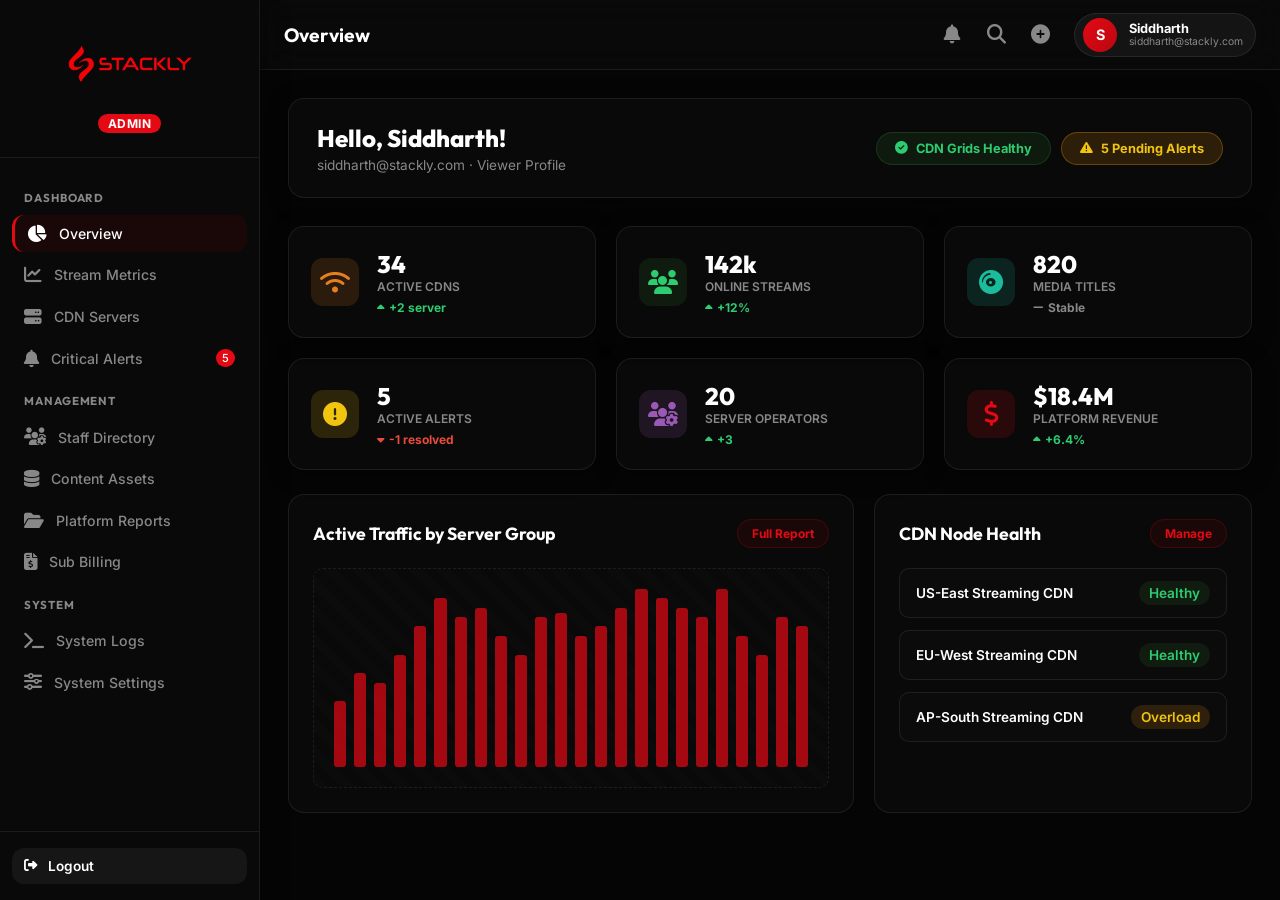
<file: admin.html>
<!DOCTYPE html>
<html lang="en">
<head>
    <meta charset="UTF-8" />
    <meta name="viewport" content="width=device-width, initial-scale=1.0" />
    <title>STACKLY · Admin Dashboard</title>
    <!-- Google Fonts -->
    <link rel="preconnect" href="https://fonts.googleapis.com" />
    <link href="https://fonts.googleapis.com/css2?family=Outfit:wght@300;400;500;600;700;800;900&family=Inter:wght@300;400;500;600&display=swap" rel="stylesheet" />
    <!-- Icons (FontAwesome) -->
    <link rel="stylesheet" href="https://cdnjs.cloudflare.com/ajax/libs/font-awesome/6.4.0/css/all.min.css" />
    <!-- CSS -->
    <link rel="stylesheet" href="css/dashboard.css" />
</head>
<body>

    <!-- SIDEBAR -->
    <aside class="sidebar" id="sidebar">
        <div class="sidebar-logo">
            <a href="index.html"><img src="Images/logo-removebg-preview.webp" alt="STACKLY" class="nav-logo-img" /></a>
            <span class="admin-badge">Admin</span>
            <button class="sidebar-close" id="sidebarCloseBtn"><i class="fas fa-times"></i></button>
        </div>
        <nav class="sidebar-nav">
            <div class="nav-section-label">Dashboard</div>
            <a href="#" class="nav-item active" data-page="overview"><i class="fas fa-chart-pie"></i><span>Overview</span></a>
            <a href="#" class="nav-item" data-page="metrics"><i class="fas fa-chart-line"></i><span>Stream Metrics</span></a>
            <a href="#" class="nav-item" data-page="sites"><i class="fas fa-server"></i><span>CDN Servers</span></a>
            <a href="#" class="nav-item" data-page="alerts"><i class="fas fa-bell"></i><span>Critical Alerts</span><span class="badge-pill" style="background:#e50914; color:#fff; font-size:0.7rem; padding: 2px 6px; border-radius:10px; margin-left:auto;">5</span></a>
            <div class="nav-section-label">Management</div>
            <a href="#" class="nav-item" data-page="users"><i class="fas fa-users-cog"></i><span>Staff Directory</span></a>
            <a href="#" class="nav-item" data-page="devices"><i class="fas fa-database"></i><span>Content Assets</span></a>
            <a href="#" class="nav-item" data-page="reports"><i class="fas fa-folder-open"></i><span>Platform Reports</span></a>
            <a href="#" class="nav-item" data-page="billing"><i class="fas fa-file-invoice-dollar"></i><span>Sub Billing</span></a>
            <div class="nav-section-label">System</div>
            <a href="#" class="nav-item" data-page="logs"><i class="fas fa-terminal"></i><span>System Logs</span></a>
            <a href="#" class="nav-item" data-page="settings"><i class="fas fa-sliders-h"></i><span>System Settings</span></a>
        </nav>
        <div class="sidebar-bottom">
            <a href="index.html" class="logout-btn" id="logoutBtn"><i class="fas fa-sign-out-alt"></i> Logout</a>
        </div>
    </aside>

    <!-- TOPBAR -->
    <div class="topbar">
        <div class="topbar-left">
            <button class="hamburger" id="hamburger"><i class="fas fa-bars"></i></button>
            <div class="topbar-title" id="pageTitle">Overview</div>
        </div>
        <div class="topbar-right">
            <div class="topbar-actions">
                <button class="topbar-btn" onclick="location.href='404.html'"><i class="fas fa-bell"></i></button>
                <button class="topbar-btn" onclick="location.href='404.html'"><i class="fas fa-search"></i></button>
                <button class="topbar-btn" onclick="location.href='404.html'"><i class="fas fa-plus-circle"></i></button>
            </div>
            <div class="user-profile">
                <div class="user-avatar" id="userAvatar">A</div>
                <div class="user-info-text">
                    <div class="user-name" id="userName">Admin</div>
                    <div class="user-email" id="userEmail">admin@stackly.com</div>
                </div>
            </div>
        </div>
    </div>
    <div class="overlay" id="overlay"></div>

    <!-- MAIN CONTENT -->
    <main class="main-content">

        <!-- OVERVIEW PAGE -->
        <div class="page active" id="page-overview">
            <div class="user-greeting">
                <div>
                    <h2 id="greetName">Hello, Administrator!</h2>
                    <p id="greetEmail">admin@stackly.com · Head System Admin</p>
                </div>
                <div class="greeting-badges">
                    <div class="greeting-badge green"><i class="fas fa-check-circle"></i> CDN Grids Healthy</div>
                    <div class="greeting-badge amber"><i class="fas fa-exclamation-triangle"></i> 5 Pending Alerts</div>
                </div>
            </div>

            <div class="metrics-grid">
                <div class="metric-card"><div class="metric-icon orange"><i class="fas fa-wifi"></i></div><div class="metric-info"><div class="metric-val">34</div><div class="metric-lbl">Active CDNs</div><div class="metric-delta up"><i class="fas fa-caret-up"></i> +2 server</div></div></div>
                <div class="metric-card"><div class="metric-icon green"><i class="fas fa-users"></i></div><div class="metric-info"><div class="metric-val">142k</div><div class="metric-lbl">Online Streams</div><div class="metric-delta up"><i class="fas fa-caret-up"></i> +12%</div></div></div>
                <div class="metric-card"><div class="metric-icon teal"><i class="fas fa-compact-disc"></i></div><div class="metric-info"><div class="metric-val">820</div><div class="metric-lbl">Media Titles</div><div class="metric-delta neutral"><i class="fas fa-minus"></i> Stable</div></div></div>
                <div class="metric-card"><div class="metric-icon amber"><i class="fas fa-exclamation-circle"></i></div><div class="metric-info"><div class="metric-val">5</div><div class="metric-lbl">Active Alerts</div><div class="metric-delta down"><i class="fas fa-caret-down"></i> -1 resolved</div></div></div>
                <div class="metric-card"><div class="metric-icon purple"><i class="fas fa-users-cog"></i></div><div class="metric-info"><div class="metric-val">20</div><div class="metric-lbl">Server Operators</div><div class="metric-delta up"><i class="fas fa-caret-up"></i> +3</div></div></div>
                <div class="metric-card"><div class="metric-icon rose"><i class="fas fa-dollar-sign"></i></div><div class="metric-info"><div class="metric-val">$18.4M</div><div class="metric-lbl">Platform Revenue</div><div class="metric-delta up"><i class="fas fa-caret-up"></i> +6.4%</div></div></div>
            </div>

            <div class="panel-row">
                <div class="panel">
                    <div class="panel-header"><h3>Active Traffic by Server Group</h3><a href="404.html" class="btn-sm">Full Report</a></div>
                    <div class="chart-area" id="chartArea">Streaming Load Chart Placeholder</div>
                </div>
                <div class="panel">
                    <div class="panel-header"><h3>CDN Node Health</h3><a href="404.html" class="btn-sm">Manage</a></div>
                    <div class="site-rows" id="siteRows">
                        <div class="site-row"><span>US-East Streaming CDN</span><span class="status-pill on">Healthy</span></div>
                        <div class="site-row"><span>EU-West Streaming CDN</span><span class="status-pill on">Healthy</span></div>
                        <div class="site-row"><span>AP-South Streaming CDN</span><span class="status-pill warn">Overload</span></div>
                    </div>
                </div>
            </div>
        </div>

        <!-- STREAM METRICS PAGE -->
        <div class="page" id="page-metrics">
            <h2 class="page-heading">Platform Performance Metrics</h2>
            <div class="metrics-grid">
                <div class="metric-card"><div class="metric-icon orange"><i class="fas fa-film"></i></div><div class="metric-info"><div class="metric-val">820</div><div class="metric-lbl">Active Catalog Items</div></div></div>
                <div class="metric-card"><div class="metric-icon green"><i class="fas fa-tv"></i></div><div class="metric-info"><div class="metric-val">1.4M hrs</div><div class="metric-lbl">Total Hours Served</div></div></div>
                <div class="metric-card"><div class="metric-icon teal"><i class="fas fa-server"></i></div><div class="metric-info"><div class="metric-val">99.98%</div><div class="metric-lbl">Server Uptime</div></div></div>
                <div class="metric-card"><div class="metric-icon amber"><i class="fas fa-hand-holding-usd"></i></div><div class="metric-info"><div class="metric-val">$18.4M</div><div class="metric-lbl">Sub Revenue</div></div></div>
            </div>
            <button class="page-btn" onclick="location.href='404.html'"><i class="fas fa-download"></i> Export Streaming Report</button>
        </div>

        <!-- CDN SERVERS PAGE -->
        <div class="page" id="page-sites">
            <h2 class="page-heading">CDN Node Server Management</h2>
            <div class="table-wrap">
                <table class="data-table">
                    <thead>
                        <tr><th>Node Server</th><th>Region</th><th>Stream Sessions</th><th>Status</th><th>Actions</th></tr>
                    </thead>
                    <tbody>
                        <tr><td>Node US-East-1</td><td>North America</td><td>42,400</td><td><span class="status-pill on">Healthy</span></td><td><a href="404.html" class="btn-sm">Configure</a></td></tr>
                        <tr><td>Node EU-West-2</td><td>United Kingdom</td><td>32,100</td><td><span class="status-pill on">Healthy</span></td><td><a href="404.html" class="btn-sm">Configure</a></td></tr>
                        <tr><td>Node AP-South-1</td><td>Mumbai, India</td><td>15,900</td><td><span class="status-pill warn">Overload</span></td><td><a href="404.html" class="btn-sm">Configure</a></td></tr>
                        <tr><td>Node LATAM-1</td><td>Brazil</td><td>8,400</td><td><span class="status-pill on">Healthy</span></td><td><a href="404.html" class="btn-sm">Configure</a></td></tr>
                    </tbody>
                </table>
            </div>
            <button class="page-btn" onclick="location.href='404.html'"><i class="fas fa-plus"></i> Add CDN Server</button>
        </div>

        <!-- CRITICAL ALERTS PAGE -->
        <div class="page" id="page-alerts">
            <h2 class="page-heading">System Alerts</h2>
            <div class="alerts-list">
                <div class="alert-card warn"><i class="fas fa-exclamation-triangle"></i><div><strong>CDN Node AP-South-1</strong><p>Streaming capacity exceeded 95% threshold.</p><span class="alert-time">10 mins ago</span></div><a href="404.html" class="btn-sm">Resolve</a></div>
                <div class="alert-card info"><i class="fas fa-info-circle"></i><div><strong>Database Maintenance Sync</strong><p>Catalogs backed up successfully.</p><span class="alert-time">2 hrs ago</span></div><a href="404.html" class="btn-sm">Resolve</a></div>
                <div class="alert-card error"><i class="fas fa-times-circle"></i><div><strong>Transcoder Failure Cluster B</strong><p>4K encoding streams timed out.</p><span class="alert-time">4 hrs ago</span></div><a href="404.html" class="btn-sm">Reboot Node</a></div>
            </div>
            <button class="page-btn" onclick="location.href='404.html'"><i class="fas fa-bell-slash"></i> Dismiss Non-Critical</button>
        </div>

        <!-- STAFF DIRECTORY PAGE -->
        <div class="page" id="page-users">
            <h2 class="page-heading">Staff & Operator Management</h2>
            <div class="table-wrap">
                <table class="data-table">
                    <thead>
                        <tr><th>Name</th><th>Email</th><th>Access Role</th><th>Status</th><th>Actions</th></tr>
                    </thead>
                    <tbody>
                        <tr><td>Siddharth V.</td><td>siddharth@stackly.com</td><td>Head Admin</td><td><span class="status-pill on">Active</span></td><td><a href="404.html" class="btn-sm">Edit</a></td></tr>
                        <tr><td>Aria K.</td><td>aria@stackly.com</td><td>Moderator</td><td><span class="status-pill on">Active</span></td><td><a href="404.html" class="btn-sm">Edit</a></td></tr>
                        <tr><td>Vikram R.</td><td>vikram@stackly.com</td><td>Developer Support</td><td><span class="status-pill warn">Pending</span></td><td><a href="404.html" class="btn-sm">Edit</a></td></tr>
                    </tbody>
                </table>
            </div>
            <button class="page-btn" onclick="location.href='404.html'"><i class="fas fa-user-plus"></i> Invite Staff</button>
        </div>

        <!-- CONTENT ASSETS PAGE -->
        <div class="page" id="page-devices">
            <h2 class="page-heading">Media Asset Catalog Database</h2>
            <div class="table-wrap">
                <table class="data-table">
                    <thead>
                        <tr><th>Asset ID</th><th>Title Name</th><th>Content Group</th><th>Encoding Node</th><th>Status</th></tr>
                    </thead>
                    <tbody>
                        <tr><td>AST-MOV-LOKI</td><td>Loki - Season 2</td><td>TV Series</td><td>CDN-US-East</td><td><span class="status-pill on">Online</span></td></tr>
                        <tr><td>AST-MOV-STRG</td><td>Stranger Things 4</td><td>TV Series</td><td>CDN-EU-West</td><td><span class="status-pill on">Online</span></td></tr>
                        <tr><td>AST-MOV-RDKR</td><td>Radha Krishna</td><td>Movies</td><td>CDN-AP-South</td><td><span class="status-pill warn">Encoding</span></td></tr>
                    </tbody>
                </table>
            </div>
            <button class="page-btn" onclick="location.href='404.html'"><i class="fas fa-plus"></i> Upload New Title</button>
        </div>

        <!-- PLATFORM REPORTS PAGE -->
        <div class="page" id="page-reports">
            <h2 class="page-heading">System KPI Reports</h2>
            <div class="report-list">
                <div class="report-item"><i class="fas fa-file-pdf"></i><div><strong>Yearly Financial Operations 2025</strong><p>Full subscriptions revenue audit.</p></div><a href="404.html" class="btn-sm">Download PDF</a></div>
                <div class="report-item"><i class="fas fa-file-pdf"></i><div><strong>CDN Network Bandwidth Report</strong><p>Q1 bandwidth utilization overview.</p></div><a href="404.html" class="btn-sm">Download PDF</a></div>
            </div>
        </div>

        <!-- SUB BILLING PAGE -->
        <div class="page" id="page-billing">
            <h2 class="page-heading">Platform Invoices & Payments</h2>
            <div class="table-wrap">
                <table class="data-table">
                    <thead>
                        <tr><th>Invoice ID</th><th>Sub Account</th><th>Amount</th><th>Billing Cycle</th><th>Status</th></tr>
                    </thead>
                    <tbody>
                        <tr><td>INV-2026-001</td><td>Siddharth V. (Premium)</td><td>$14.99</td><td>Monthly</td><td><span class="status-pill on">Paid</span></td></tr>
                        <tr><td>INV-2026-002</td><td>Aria K. (Premium)</td><td>$14.99</td><td>Monthly</td><td><span class="status-pill on">Paid</span></td></tr>
                        <tr><td>INV-2026-003</td><td>Vikram R. (Basic)</td><td>$9.99</td><td>Monthly</td><td><span class="status-pill warn">Overdue</span></td></tr>
                    </tbody>
                </table>
            </div>
            <button class="page-btn" onclick="location.href='404.html'"><i class="fas fa-dollar-sign"></i> View Financial ledger</button>
        </div>

        <!-- SYSTEM LOGS PAGE -->
        <div class="page" id="page-logs">
            <h2 class="page-heading">Live System Server Terminal</h2>
            <div class="log-terminal" id="logTerminal"></div>
            <button class="page-btn" onclick="location.href='404.html'"><i class="fas fa-download"></i> Save Log Dump</button>
        </div>

        <!-- SYSTEM SETTINGS PAGE -->
        <div class="page" id="page-settings">
            <h2 class="page-heading">Streaming Server Configurations</h2>
            <div class="settings-list">
                <div class="setting-row"><span>Transcoder Bitrate Rules</span><a href="404.html" class="btn-sm">Configure</a></div>
                <div class="setting-row"><span>Geo-blocking & Licensing Nodes</span><a href="404.html" class="btn-sm">Configure</a></div>
                <div class="setting-row"><span>Security Certificates (SSL/DRM)</span><a href="404.html" class="btn-sm">Manage</a></div>
                <div class="setting-row"><span>Danger Zone</span><a href="404.html" class="btn-sm danger">Wipe Cache</a></div>
            </div>
        </div>

    </main>

    <!-- JS -->
    <script src="js/dashboard.js"></script>
</body>
</html>
</file>
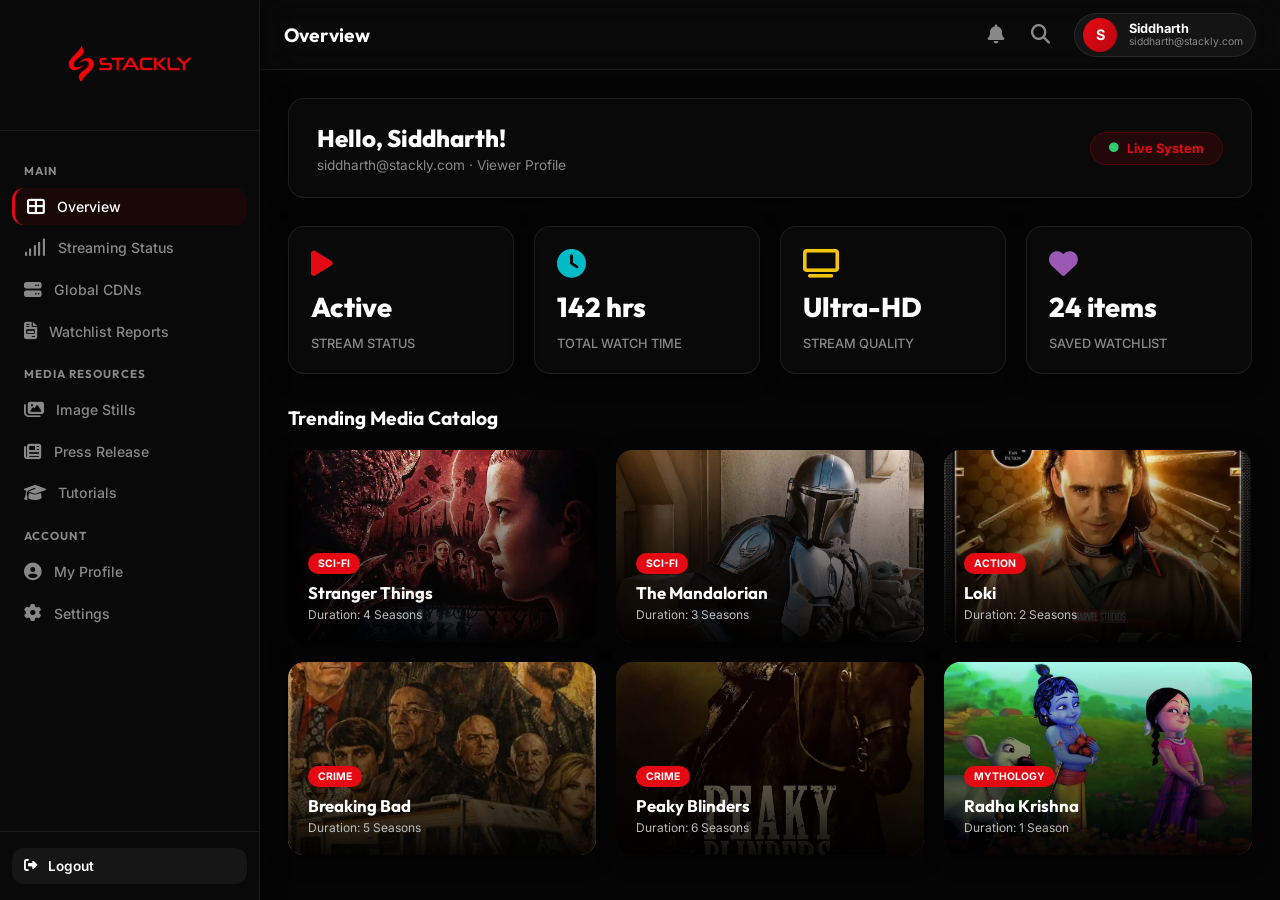
<file: dashboard.html>
<!DOCTYPE html>
<html lang="en">
<head>
    <meta charset="UTF-8" />
    <meta name="viewport" content="width=device-width, initial-scale=1.0" />
    <title>STACKLY · Customer Dashboard</title>
    <!-- Google Fonts -->
    <link rel="preconnect" href="https://fonts.googleapis.com" />
    <link href="https://fonts.googleapis.com/css2?family=Outfit:wght@300;400;500;600;700;800;900&family=Inter:wght@300;400;500;600&display=swap" rel="stylesheet" />
    <!-- Icons (FontAwesome) -->
    <link rel="stylesheet" href="https://cdnjs.cloudflare.com/ajax/libs/font-awesome/6.4.0/css/all.min.css" />
    <!-- CSS -->
    <link rel="stylesheet" href="css/dashboard.css" />
</head>
<body>

    <!-- SIDEBAR -->
    <aside class="sidebar" id="sidebar">
        <div class="sidebar-logo">
            <a href="index.html"><img src="Images/logo-removebg-preview.webp" alt="STACKLY" class="nav-logo-img" /></a>
            <button class="sidebar-close" id="sidebarCloseBtn"><i class="fas fa-times"></i></button>
        </div>
        <nav class="sidebar-nav">
            <div class="nav-section-label">Main</div>
            <a href="#" class="nav-item active" data-page="overview"><i class="fas fa-th-large"></i><span>Overview</span></a>
            <a href="#" class="nav-item" data-page="energy"><i class="fas fa-signal"></i><span>Streaming Status</span></a>
            <a href="#" class="nav-item" data-page="sites"><i class="fas fa-server"></i><span>Global CDNs</span></a>
            <a href="#" class="nav-item" data-page="reports"><i class="fas fa-file-invoice"></i><span>Watchlist Reports</span></a>
            <div class="nav-section-label">Media Resources</div>
            <a href="#" class="nav-item" data-page="gallery"><i class="fas fa-images"></i><span>Image Stills</span></a>
            <a href="#" class="nav-item" data-page="news"><i class="fas fa-newspaper"></i><span>Press Release</span></a>
            <a href="#" class="nav-item" data-page="learn"><i class="fas fa-graduation-cap"></i><span>Tutorials</span></a>
            <div class="nav-section-label">Account</div>
            <a href="#" class="nav-item" data-page="profile"><i class="fas fa-user-circle"></i><span>My Profile</span></a>
            <a href="#" class="nav-item" data-page="settings"><i class="fas fa-cog"></i><span>Settings</span></a>
        </nav>
        <div class="sidebar-bottom">
            <a href="index.html" class="logout-btn" id="logoutBtn"><i class="fas fa-sign-out-alt"></i> Logout</a>
        </div>
    </aside>

    <!-- TOPBAR -->
    <div class="topbar">
        <div class="topbar-left">
            <button class="hamburger" id="hamburger"><i class="fas fa-bars"></i></button>
            <div class="topbar-title" id="pageTitle">Overview</div>
        </div>
        <div class="topbar-right">
            <div class="topbar-actions">
                <button class="topbar-btn" onclick="location.href='404.html'"><i class="fas fa-bell"></i></button>
                <button class="topbar-btn" onclick="location.href='404.html'"><i class="fas fa-search"></i></button>
            </div>
            <div class="user-profile">
                <div class="user-avatar" id="userAvatar">U</div>
                <div class="user-info-text">
                    <div class="user-name" id="userName">User</div>
                    <div class="user-email" id="userEmail">user@example.com</div>
                </div>
            </div>
        </div>
    </div>
    <div class="overlay" id="overlay"></div>

    <!-- MAIN CONTENT -->
    <main class="main-content">

        <!-- OVERVIEW PAGE -->
        <div class="page active" id="page-overview">
            <div class="user-greeting">
                <div>
                    <h2 id="greetName">Hello, Streamer!</h2>
                    <p id="greetEmail">user@example.com · Viewer Profile</p>
                </div>
                <div class="greeting-badge"><i class="fas fa-circle" style="color: #2ecc71; font-size: 0.6rem;"></i> Live System</div>
            </div>

            <div class="cards-grid">
                <div class="stat-card green"><i class="fas fa-play"></i><div class="stat-val">Active</div><div class="stat-lbl">Stream Status</div></div>
                <div class="stat-card teal"><i class="fas fa-clock"></i><div class="stat-val">142 hrs</div><div class="stat-lbl">Total Watch Time</div></div>
                <div class="stat-card lime"><i class="fas fa-tv"></i><div class="stat-val">Ultra-HD</div><div class="stat-lbl">Stream Quality</div></div>
                <div class="stat-card sky"><i class="fas fa-heart"></i><div class="stat-val">24 items</div><div class="stat-lbl">Saved Watchlist</div></div>
            </div>

            <h3 class="section-title">Trending Media Catalog</h3>
            <div class="img-grid">
                <div class="img-card"><img src="Images/stranger things.webp" alt="Stranger Things"/><div class="img-overlay"><span class="img-tag">Sci-Fi</span><h4>Stranger Things</h4><p>Duration: 4 Seasons</p></div></div>
                <div class="img-card"><img src="Images/mandalorine.webp" alt="The Mandalorian"/><div class="img-overlay"><span class="img-tag">Sci-Fi</span><h4>The Mandalorian</h4><p>Duration: 3 Seasons</p></div></div>
                <div class="img-card"><img src="Images/LOKI.webp" alt="Loki"/><div class="img-overlay"><span class="img-tag">Action</span><h4>Loki</h4><p>Duration: 2 Seasons</p></div></div>
                <div class="img-card"><img src="Images/BREAKING BAD.webp" alt="Breaking Bad"/><div class="img-overlay"><span class="img-tag">Crime</span><h4>Breaking Bad</h4><p>Duration: 5 Seasons</p></div></div>
                <div class="img-card"><img src="Images/PEAKY BLINDERS.webp" alt="Peaky Blinders"/><div class="img-overlay"><span class="img-tag">Crime</span><h4>Peaky Blinders</h4><p>Duration: 6 Seasons</p></div></div>
                <div class="img-card"><img src="Images/radha krishan.webp" alt="Radha Krishna"/><div class="img-overlay"><span class="img-tag">Mythology</span><h4>Radha Krishna</h4><p>Duration: 1 Season</p></div></div>
            </div>
        </div>

        <!-- STREAMING STATUS PAGE -->
        <div class="page" id="page-energy">
            <h2 class="page-heading">Live Stream Status & Analytics</h2>
            <div class="energy-feed" id="energyFeed"></div>
            <button class="page-btn" onclick="location.href='404.html'"><i class="fas fa-download"></i> Export Watch History Log</button>
        </div>

        <!-- GLOBAL CDNs PAGE -->
        <div class="page" id="page-sites">
            <h2 class="page-heading">Global Content Delivery Network (CDN)</h2>
            <div class="map-placeholder">
                <img src="Images/mandalorine.webp" alt="CDN Map"/>
                <div class="map-pins">
                    <div class="map-pin" style="top:25%; left:20%;"><i class="fas fa-server"></i><span>US-East Server</span></div>
                    <div class="map-pin" style="top:45%; left:50%;"><i class="fas fa-server"></i><span>Europe Server</span></div>
                    <div class="map-pin" style="top:70%; left:40%;"><i class="fas fa-server"></i><span>Asia Server</span></div>
                    <div class="map-pin" style="top:35%; left:75%;"><i class="fas fa-server"></i><span>Japan Server</span></div>
                </div>
            </div>
            <button class="page-btn" onclick="location.href='404.html'"><i class="fas fa-network-wired"></i> Optimize Stream Route</button>
        </div>

        <!-- WATCHLIST REPORTS PAGE -->
        <div class="page" id="page-reports">
            <h2 class="page-heading">Watchlist Summary Reports</h2>
            <div class="report-list">
                <div class="report-item"><i class="fas fa-file-alt"></i><div><strong>Monthly Streaming Analytics — June 2026</strong><p>OTT stream quality & hours log</p></div><a href="404.html" class="btn-sm">Download PDF</a></div>
                <div class="report-item"><i class="fas fa-file-alt"></i><div><strong>Account Activity Overview</strong><p>Security & active profile sessions</p></div><a href="404.html" class="btn-sm">Download PDF</a></div>
            </div>
        </div>

        <!-- IMAGE STILLS PAGE -->
        <div class="page" id="page-gallery">
            <h2 class="page-heading">Image Stills & Wallpapers</h2>
            <div class="gallery-grid">
                <img src="Images/stranger things.webp" alt="Stranger Things" />
                <img src="Images/mandalorine.webp" alt="Mandalorian" />
                <img src="Images/LOKI.webp" alt="Loki" />
                <img src="Images/BREAKING BAD.webp" alt="Breaking Bad" />
                <img src="Images/PEAKY BLINDERS.webp" alt="Peaky Blinders" />
                <img src="Images/radha krishan.webp" alt="Radha Krishna" />
            </div>
        </div>

        <!-- PRESS RELEASE PAGE -->
        <div class="page" id="page-news">
            <h2 class="page-heading">Stackly Streaming News</h2>
            <div class="news-list">
                <div class="news-card">
                    <img src="Images/LOKI.webp" alt="Loki Poster" />
                    <div class="news-body">
                        <span class="news-tag">Release</span>
                        <h4>Loki Season 2 Streaming Now</h4>
                        <p>Join the god of mischief in the latest timelines.</p>
                        <a href="404.html" class="news-link">Read release <i class="fas fa-chevron-right"></i></a>
                    </div>
                </div>
                <div class="news-card">
                    <img src="Images/stranger things.webp" alt="Stranger Things Poster" />
                    <div class="news-body">
                        <span class="news-tag">Feature</span>
                        <h4>Stranger Things Vol 2 Details</h4>
                        <p>Get ready for the final battles in Hawkins.</p>
                        <a href="404.html" class="news-link">Read release <i class="fas fa-chevron-right"></i></a>
                    </div>
                </div>
            </div>
        </div>

        <!-- TUTORIALS PAGE -->
        <div class="page" id="page-learn">
            <h2 class="page-heading">Streaming Tutorial Hub</h2>
            <div class="learn-grid">
                <div class="learn-card"><i class="fas fa-video"></i><h4>Setup UHD Video</h4><p>Configure HDR settings for smart screens.</p><a href="404.html" class="btn-sm">Start</a></div>
                <div class="learn-card"><i class="fas fa-headphones"></i><h4>Dolby Atmos Audio</h4><p>Set up spatial sound systems.</p><a href="404.html" class="btn-sm">Start</a></div>
                <div class="learn-card"><i class="fas fa-mobile-alt"></i><h4>Offline Watchlists</h4><p>Download titles for local playback.</p><a href="404.html" class="btn-sm">Start</a></div>
            </div>
        </div>

        <!-- MY PROFILE PAGE -->
        <div class="page" id="page-profile">
            <h2 class="page-heading">My Profile</h2>
            <div class="profile-card">
                <div class="profile-avatar" id="profileAvatar">U</div>
                <h3 id="profileName">User</h3>
                <p id="profileEmail" class="profile-email">user@example.com</p>
                <div class="profile-badge">Viewer</div>
                <a href="404.html" class="btn-sm" style="margin-top:20px;">Edit Profile</a>
            </div>
        </div>

        <!-- SETTINGS PAGE -->
        <div class="page" id="page-settings">
            <h2 class="page-heading">Settings</h2>
            <div class="settings-list">
                <div class="setting-row"><span>Billing details & Membership</span><a href="404.html" class="btn-sm">Configure</a></div>
                <div class="setting-row"><span>Language & Subtitle preferences</span><a href="404.html" class="btn-sm">Configure</a></div>
                <div class="setting-row"><span>Change Password</span><a href="404.html" class="btn-sm">Update</a></div>
                <div class="setting-row"><span>Delete Account</span><a href="404.html" class="btn-sm danger">Cancel membership</a></div>
            </div>
        </div>

    </main>

    <!-- JS -->
    <script src="js/dashboard.js"></script>
</body>
</html>
</file>
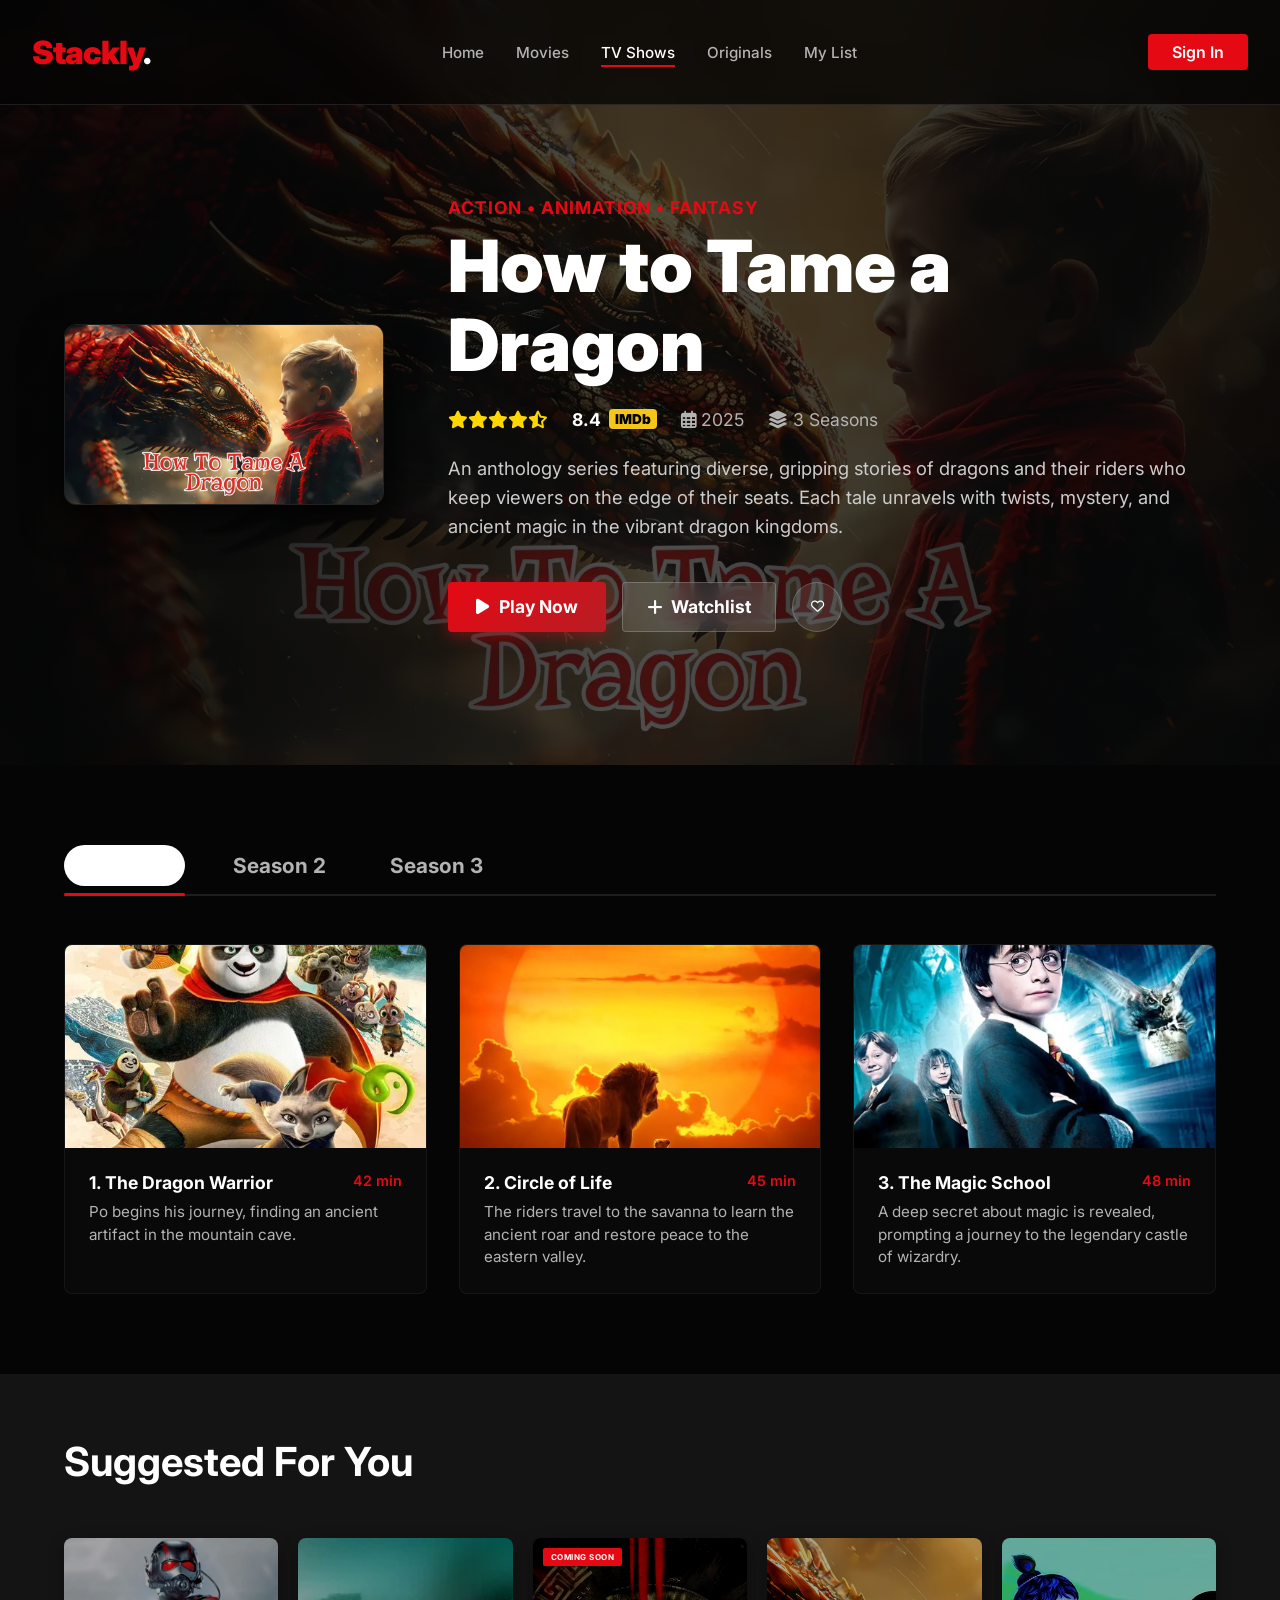
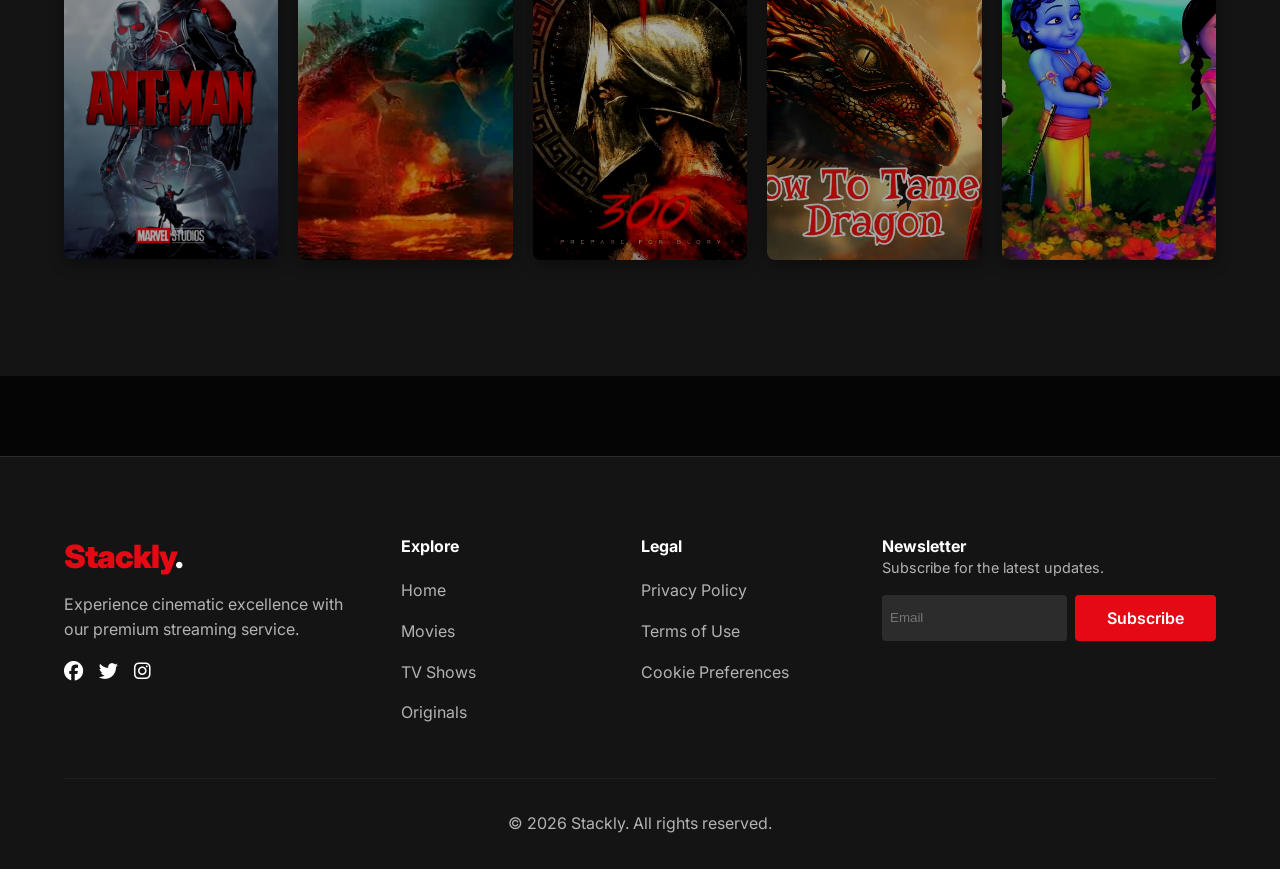
<file: how-to-tame_a-dragon.html>
<!DOCTYPE html>
<html lang="en">
<head>
    <meta charset="UTF-8">
    <meta name="viewport" content="width=device-width, initial-scale=1.0">
    <title>How to Tame a Dragon | Stackly</title>
    <link href="https://fonts.googleapis.com/css2?family=Inter:wght@300;400;500;600;700;900&family=Cinzel:wght@700&display=swap" rel="stylesheet">
    <link rel="stylesheet" href="https://cdnjs.cloudflare.com/ajax/libs/font-awesome/6.4.0/css/all.min.css">
    <link rel="stylesheet" href="https://cdn.jsdelivr.net/npm/swiper@10/swiper-bundle.min.css" />
    <link rel="stylesheet" href="css/styles.css">
    <style>
        .detail-hero {
            position: relative;
            min-height: 85vh;
            display: flex;
            align-items: center;
            padding: 8rem 0 4rem 0;
            background-size: cover;
            background-position: center;
            background-repeat: no-repeat;
        }
        .detail-hero-overlay {
            position: absolute;
            top: 0; left: 0; width: 100%; height: 100%;
            background: linear-gradient(to right, rgba(5,5,5,0.95) 0%, rgba(5,5,5,0.7) 50%, rgba(5,5,5,0.9) 100%);
            z-index: 1;
        }
        .detail-hero-content {
            position: relative;
            z-index: 10;
            display: grid;
            grid-template-columns: 320px 1fr;
            gap: 4rem;
            align-items: center;
        }
        .detail-poster-wrapper {
            position: relative;
            border-radius: 12px;
            overflow: hidden;
            box-shadow: 0 15px 40px rgba(0,0,0,0.8);
            border: 1px solid rgba(255,255,255,0.1);
        }
        .detail-poster-wrapper img {
            width: 100%;
            display: block;
        }
        .detail-meta-row {
            display: flex;
            align-items: center;
            gap: 1.5rem;
            color: var(--text-secondary);
            font-size: 1.1rem;
            margin: 1.5rem 0;
            flex-wrap: wrap;
        }
        .episodes-section {
            padding: 5rem 0;
            background: var(--bg-color);
        }
        .tabs-header {
            display: flex;
            gap: 2rem;
            border-bottom: 2px solid rgba(255,255,255,0.1);
            margin-bottom: 3rem;
            padding-bottom: 0.5rem;
        }
        .tab-btn {
            background: none;
            border: none;
            color: var(--text-secondary);
            font-size: 1.3rem;
            font-weight: 700;
            cursor: pointer;
            padding: 0.5rem 1rem;
            position: relative;
            transition: color 0.3s;
        }
        .tab-btn.active {
            color: var(--text-primary);
        }
        .tab-btn.active::after {
            content: '';
            position: absolute;
            bottom: -10px;
            left: 0;
            width: 100%;
            height: 3px;
            background: var(--accent-red);
            border-radius: 2px;
        }
        .episodes-grid {
            display: grid;
            grid-template-columns: repeat(auto-fit, minmax(320px, 1fr));
            gap: 2rem;
        }
        .ep-card {
            background: rgba(255,255,255,0.02);
            border: 1px solid rgba(255,255,255,0.05);
            border-radius: 8px;
            overflow: hidden;
            transition: all 0.3s ease;
        }
        .ep-card:hover {
            transform: translateY(-5px);
            border-color: rgba(229,9,20,0.3);
            background: rgba(229,9,20,0.02);
        }
        .ep-card-thumb {
            position: relative;
            aspect-ratio: 16/9;
            overflow: hidden;
        }
        .ep-card-thumb img {
            width: 100%;
            height: 100%;
            object-fit: cover;
            transition: transform 0.5s;
        }
        .ep-card:hover .ep-card-thumb img {
            transform: scale(1.08);
        }
        .ep-play-btn {
            position: absolute;
            top: 50%; left: 50%;
            transform: translate(-50%, -50%);
            width: 50px; height: 50px;
            background: rgba(229,9,20,0.9);
            color: white;
            border-radius: 50%;
            display: flex;
            align-items: center;
            justify-content: center;
            font-size: 1.2rem;
            opacity: 0;
            transition: all 0.3s;
        }
        .ep-card:hover .ep-play-btn {
            opacity: 1;
            transform: translate(-50%, -50%) scale(1.1);
        }
        .ep-card-info {
            padding: 1.5rem;
        }
        .ep-card-title-row {
            display: flex;
            justify-content: space-between;
            align-items: flex-start;
            margin-bottom: 0.5rem;
        }
        .ep-card-title {
            font-size: 1.1rem;
            font-weight: 700;
            color: var(--text-primary);
        }
        .ep-card-duration {
            font-size: 0.9rem;
            color: var(--accent-red);
            font-weight: 600;
        }
        .ep-card-desc {
            font-size: 0.95rem;
            color: var(--text-secondary);
            line-height: 1.5;
        }
        @media (max-width: 991px) {
            .detail-hero-content {
                grid-template-columns: 1fr;
                gap: 2rem;
                text-align: center;
            }
            .detail-poster-wrapper {
                max-width: 260px;
                margin: 0 auto;
            }
            .detail-meta-row {
                justify-content: center;
            }
            .hero-actions {
                justify-content: center;
            }
        }
    </style>
</head>
<body>

    <!-- Header -->
    <header class="site-header">
        <div class="container header-container">
            <a href="index.html" class="logo">Stackly<span style="color:white;">.</span></a>
            <nav class="nav-links">
                <a href="index.html">Home</a>
                <a href="movies.html">Movies</a>
                <a href="tvshows.html" class="active">TV Shows</a>
                <a href="originals.html">Originals</a>
                <a href="mylist.html">My List</a>
            </nav>
            <div class="header-actions">
                <a href="404.html" class="btn-primary" style="padding: 0.5rem 1.5rem;">Sign In</a>
            </div>
        </div>
    </header>

    <!-- Cinematic Hero -->
    <section class="detail-hero" style="background-image: url('Images/How to tame.webp');">
        <div class="detail-hero-overlay"></div>
        <div class="container" style="position: relative; z-index: 10;">
            <div class="detail-hero-content">
                <div class="detail-poster-wrapper">
                    <img src="Images/How to tame.webp" alt="How to Tame a Dragon">
                </div>
                <div>
                    <div style="font-size: 1.1rem; font-weight: bold; color: var(--accent-red); margin-bottom: 0.5rem; letter-spacing: 1px;">ACTION &bull; ANIMATION &bull; FANTASY</div>
                    <h1 style="font-size: 4.5rem; font-weight: 900; line-height: 1.1; margin-bottom: 1rem; font-family: 'Inter', sans-serif;">How to Tame a Dragon</h1>
                    
                    <div class="detail-meta-row">
                        <span style="color:gold;"><i class="fas fa-star"></i><i class="fas fa-star"></i><i class="fas fa-star"></i><i class="fas fa-star"></i><i class="fas fa-star-half-alt"></i></span>
                        <span style="color: white; font-weight: bold; display:flex; align-items:center; gap:8px;">8.4 <span style="background: #f5c518; color: black; padding: 2px 6px; border-radius: 4px; font-size: 0.85rem; font-weight: 900;">IMDb</span></span>
                        <span><i class="far fa-calendar-alt"></i> 2025</span>
                        <span><i class="fas fa-layer-group"></i> 3 Seasons</span>
                    </div>

                    <p style="font-size: 1.15rem; line-height: 1.6; color: #ccc; max-width: 800px; margin-bottom: 2.5rem;">
                        An anthology series featuring diverse, gripping stories of dragons and their riders who keep viewers on the edge of their seats. Each tale unravels with twists, mystery, and ancient magic in the vibrant dragon kingdoms.
                    </p>

                    <div class="hero-actions" style="display: flex; gap: 1rem; flex-wrap: wrap;">
                        <button class="btn-red" style="padding: 12px 28px; font-weight: bold; font-size: 1.1rem; display: flex; align-items: center; gap: 10px; border-radius: 4px;" onclick="window.location.href='404.html'"><i class="fas fa-play"></i> Play Now</button>
                        <button class="btn-secondary" style="padding: 12px 24px; font-weight: bold; font-size: 1.1rem; display: flex; align-items: center; gap: 8px; border-radius: 4px; background: rgba(255,255,255,0.1); border: 1px solid rgba(255,255,255,0.2); color: white;" onclick="window.location.href='404.html'"><i class="fas fa-plus"></i> Watchlist</button>
                        <button class="btn-fav" style="width: 50px; height: 50px; border-radius: 50%; display: flex; align-items: center; justify-content: center; background: rgba(255,255,255,0.1); border: 1px solid rgba(255,255,255,0.2); color: white; cursor: pointer; transition: 0.3s;" onclick="this.classList.toggle('active')"><i class="far fa-heart"></i></button>
                    </div>
                </div>
            </div>
        </div>
    </section>

    <!-- Episodes Section -->
    <section class="episodes-section">
        <div class="container">
            <div class="tabs-header">
                <button class="tab-btn active" onclick="switchSeason(1)">Season 1</button>
                <button class="tab-btn" onclick="switchSeason(2)">Season 2</button>
                <button class="tab-btn" onclick="switchSeason(3)">Season 3</button>
            </div>

            <!-- Season 1 Panel -->
            <div class="season-panel" id="season-1">
                <div class="episodes-grid">
                    <!-- Ep 1 -->
                    <div class="ep-card">
                        <div class="ep-card-thumb">
                            <img src="Images/kungfu panda.webp" alt="Episode 1">
                            <div class="ep-play-btn"><i class="fas fa-play"></i></div>
                        </div>
                        <div class="ep-card-info">
                            <div class="ep-card-title-row">
                                <span class="ep-card-title">1. The Dragon Warrior</span>
                                <span class="ep-card-duration">42 min</span>
                            </div>
                            <p class="ep-card-desc">Po begins his journey, finding an ancient artifact in the mountain cave.</p>
                        </div>
                    </div>
                    <!-- Ep 2 -->
                    <div class="ep-card">
                        <div class="ep-card-thumb">
                            <img src="Images/The Lion king.webp" alt="Episode 2">
                            <div class="ep-play-btn"><i class="fas fa-play"></i></div>
                        </div>
                        <div class="ep-card-info">
                            <div class="ep-card-title-row">
                                <span class="ep-card-title">2. Circle of Life</span>
                                <span class="ep-card-duration">45 min</span>
                            </div>
                            <p class="ep-card-desc">The riders travel to the savanna to learn the ancient roar and restore peace to the eastern valley.</p>
                        </div>
                    </div>
                    <!-- Ep 3 -->
                    <div class="ep-card">
                        <div class="ep-card-thumb">
                            <img src="Images/HarryPotter.webp" alt="Episode 3">
                            <div class="ep-play-btn"><i class="fas fa-play"></i></div>
                        </div>
                        <div class="ep-card-info">
                            <div class="ep-card-title-row">
                                <span class="ep-card-title">3. The Magic School</span>
                                <span class="ep-card-duration">48 min</span>
                            </div>
                            <p class="ep-card-desc">A deep secret about magic is revealed, prompting a journey to the legendary castle of wizardry.</p>
                        </div>
                    </div>
                </div>
            </div>

            <!-- Season 2 Panel -->
            <div class="season-panel" id="season-2" style="display: none;">
                <div class="episodes-grid">
                    <!-- Ep 1 -->
                    <div class="ep-card">
                        <div class="ep-card-thumb">
                            <img src="Images/NARNIA.webp" alt="Episode 1">
                            <div class="ep-play-btn"><i class="fas fa-play"></i></div>
                        </div>
                        <div class="ep-card-info">
                            <div class="ep-card-title-row">
                                <span class="ep-card-title">1. The Frozen Kingdom</span>
                                <span class="ep-card-duration">44 min</span>
                            </div>
                            <p class="ep-card-desc">Through a magical wardrobe, the riders discover a winter wonderland in need of saving.</p>
                        </div>
                    </div>
                    <!-- Ep 2 -->
                    <div class="ep-card">
                        <div class="ep-card-thumb">
                            <img src="Images/game of thrones.webp" alt="Episode 2">
                            <div class="ep-play-btn"><i class="fas fa-play"></i></div>
                        </div>
                        <div class="ep-card-info">
                            <div class="ep-card-title-row">
                                <span class="ep-card-title">2. Fire and Blood</span>
                                <span class="ep-card-duration">46 min</span>
                            </div>
                            <p class="ep-card-desc">Winter is coming. Riders decode old maps to locate a lost fortress for the upcoming battle.</p>
                        </div>
                    </div>
                </div>
            </div>

            <!-- Season 3 Panel -->
            <div class="season-panel" id="season-3" style="display: none;">
                <div class="episodes-grid">
                    <!-- Ep 1 -->
                    <div class="ep-card">
                        <div class="ep-card-thumb">
                            <img src="Images/kingdompalnetapes.webp" alt="Episode 1">
                            <div class="ep-play-btn"><i class="fas fa-play"></i></div>
                        </div>
                        <div class="ep-card-info">
                            <div class="ep-card-title-row">
                                <span class="ep-card-title">1. Rise of the Apes</span>
                                <span class="ep-card-duration">50 min</span>
                            </div>
                            <p class="ep-card-desc">A new civilization rises from the forest, challenging the bond between the riders and nature.</p>
                        </div>
                    </div>
                </div>
            </div>
        </div>
    </section>

    <!-- Suggested Recommendations -->
    <section class="suggested-section" style="padding: 4rem 0 6rem 0; background: var(--bg-color-light); overflow: visible; position: relative;">
        <h2 class="section-title">Suggested For You</h2>
        <div class="container" style="position: relative;">
            <div class="swiper suggestedSwiper" style="overflow: visible; padding: 20px 0;">
                <div class="swiper-wrapper">
                    <!-- Card 1 (Shadow Warrior) -->
                    <div class="swiper-slide" style="width: 145px; margin-right: 20px;">
                        <div class="movie-card suggested-card" style="width: 100%; aspect-ratio: 2/3; position: relative;">
                            <div class="suggested-img-wrapper">
                                <img src="Images/ANT-MAN.webp" class="cinematic-img" alt="Shadow Warrior">
                                <div class="movie-card-overlay">
                                    <h3 class="card-title" style="font-size: 0.95rem;">Ant-Man</h3>
                                    <button class="icon-btn" onclick="window.location.href='404.html'"><i class="fas fa-play-circle" style="font-size:1.8rem;"></i></button>
                                </div>
                            </div>
                        </div>
                    </div>
                    <!-- Card 2 (Dino Apocalypse) -->
                    <div class="swiper-slide" style="width: 145px; margin-right: 20px;">
                        <div class="movie-card suggested-card" style="width: 100%; aspect-ratio: 2/3; position: relative;">
                            <div class="suggested-img-wrapper">
                                <img src="Images/godlza vs kong.webp" class="cinematic-img" alt="Dino Apocalypse">
                                <div class="movie-card-overlay">
                                    <h3 class="card-title" style="font-size: 0.95rem;">Godzilla vs Kong</h3>
                                    <button class="icon-btn" onclick="window.location.href='404.html'"><i class="fas fa-play-circle" style="font-size:1.8rem;"></i></button>
                                </div>
                            </div>
                        </div>
                    </div>
                    <!-- Card 3 (The Warrior World) -->
                    <div class="swiper-slide" style="width: 145px; margin-right: 20px;">
                        <div class="movie-card suggested-card" style="width: 100%; aspect-ratio: 2/3; position: relative;">
                            <div class="suggested-img-wrapper">
                                <div style="position: absolute; top: 10px; left: 10px; padding: 4px 8px; background: #E50914; color: white; font-weight: bold; font-size: 8px; border-radius: 2px; z-index: 10; letter-spacing: 0.5px;">COMING SOON</div>
                                <img src="Images/300.webp" class="cinematic-img" alt="The Warrior World">
                                <div class="movie-card-overlay">
                                    <h3 class="card-title" style="font-size: 0.95rem;">300</h3>
                                    <button class="icon-btn" onclick="window.location.href='404.html'"><i class="fas fa-play-circle" style="font-size:1.8rem;"></i></button>
                                </div>
                            </div>
                        </div>
                    </div>
                    <!-- Card 4 (Dragon Realm) -->
                    <div class="swiper-slide" style="width: 145px; margin-right: 20px;">
                        <div class="movie-card suggested-card" style="width: 100%; aspect-ratio: 2/3; position: relative;">
                            <div class="suggested-img-wrapper">
                                <img src="Images/How to tame.webp" class="cinematic-img" alt="Dragon Realm">
                                <div class="movie-card-overlay">
                                    <h3 class="card-title" style="font-size: 0.95rem;">How to Tame a Dragon</h3>
                                    <button class="icon-btn" onclick="window.location.href='404.html'"><i class="fas fa-play-circle" style="font-size:1.8rem;"></i></button>
                                </div>
                            </div>
                        </div>
                    </div>
                    <!-- Card 5 (Legend of Bajrang) -->
                    <div class="swiper-slide" style="width: 145px; margin-right: 20px;">
                        <div class="movie-card suggested-card" style="width: 100%; aspect-ratio: 2/3; position: relative;">
                            <div class="suggested-img-wrapper">
                                <img src="Images/radha krishan.webp" class="cinematic-img" alt="The Legend of Bajrang">
                                <div class="movie-card-overlay">
                                    <h3 class="card-title" style="font-size: 0.95rem;">Radha Krishna</h3>
                                    <button class="icon-btn" onclick="window.location.href='404.html'"><i class="fas fa-play-circle" style="font-size:1.8rem;"></i></button>
                                </div>
                            </div>
                        </div>
                    </div>
                </div>
                <!-- Navigation Arrows -->
                <div class="swiper-button-next" style="color: white; transform: translateY(-20px);"></div>
                <div class="swiper-button-prev" style="color: white; transform: translateY(-20px);"></div>
            </div>
        </div>
    </section>

    <!-- Premium Footer -->
    <footer>
        <div class="container footer-content">
            <div class="footer-brand">
                <a href="index.html" class="logo">Stackly<span style="color:white;">.</span></a>
                <p>Experience cinematic excellence with our premium streaming service.</p>
                <div class="social-icons" style="margin-top:1rem; display:flex; gap:1rem;">
                    <a href="404.html" style="color:white; font-size:1.2rem;"><i class="fab fa-facebook"></i></a>
                    <a href="404.html" style="color:white; font-size:1.2rem;"><i class="fab fa-twitter"></i></a>
                    <a href="404.html" style="color:white; font-size:1.2rem;"><i class="fab fa-instagram"></i></a>
                </div>
            </div>
            <div class="footer-links">
                <h4>Explore</h4>
                <ul>
                    <li><a href="404.html">Home</a></li>
                    <li><a href="404.html">Movies</a></li>
                    <li><a href="404.html">TV Shows</a></li>
                    <li><a href="404.html">Originals</a></li>
                </ul>
            </div>
            <div class="footer-links">
                <h4>Legal</h4>
                <ul>
                    <li><a href="404.html">Privacy Policy</a></li>
                    <li><a href="404.html">Terms of Use</a></li>
                    <li><a href="404.html">Cookie Preferences</a></li>
                </ul>
            </div>
            <div class="footer-brand">
                <h4>Newsletter</h4>
                <p style="font-size:0.9rem;">Subscribe for the latest updates.</p>
                <div style="display:flex; gap:0.5rem; margin-top:1rem;">
                    <input type="email" placeholder="Email" style="padding:0.5rem; border-radius:4px; border:none; background:rgba(255,255,255,0.1); color:white;">
                    <button class="btn-primary" onclick="window.location.href='404.html'">Subscribe</button>
                </div>
            </div>
        </div>
        <div class="footer-bottom">
            <p>&copy; 2026 Stackly. All rights reserved.</p>
        </div>
    </footer>

    <!-- Scripts -->
    <script src="https://cdn.jsdelivr.net/npm/swiper@10/swiper-bundle.min.js"></script>
    <script src="js/app.js"></script>
    <script>
        document.addEventListener('DOMContentLoaded', () => {
            // Swiper
            new Swiper('.suggestedSwiper', {
                slidesPerView: 'auto',
                spaceBetween: 20,
                navigation: {
                    nextEl: '.swiper-button-next',
                    prevEl: '.swiper-button-prev',
                },
                breakpoints: {
                    320: { slidesPerView: 1.5 },
                    768: { slidesPerView: 3.5 },
                    1024: { slidesPerView: 5 }
                }
            });
        });

        // Tab Switching Logic for Seasons
        function switchSeason(seasonNum) {
            // Buttons
            document.querySelectorAll('.tab-btn').forEach((btn, idx) => {
                if (idx === seasonNum - 1) {
                    btn.classList.add('active');
                } else {
                    btn.classList.remove('active');
                }
            });

            // Panels
            document.querySelectorAll('.season-panel').forEach(panel => {
                panel.style.display = 'none';
            });
            document.getElementById(`season-${seasonNum}`).style.display = 'block';
        }
    </script>
</body>
</html>
</file>
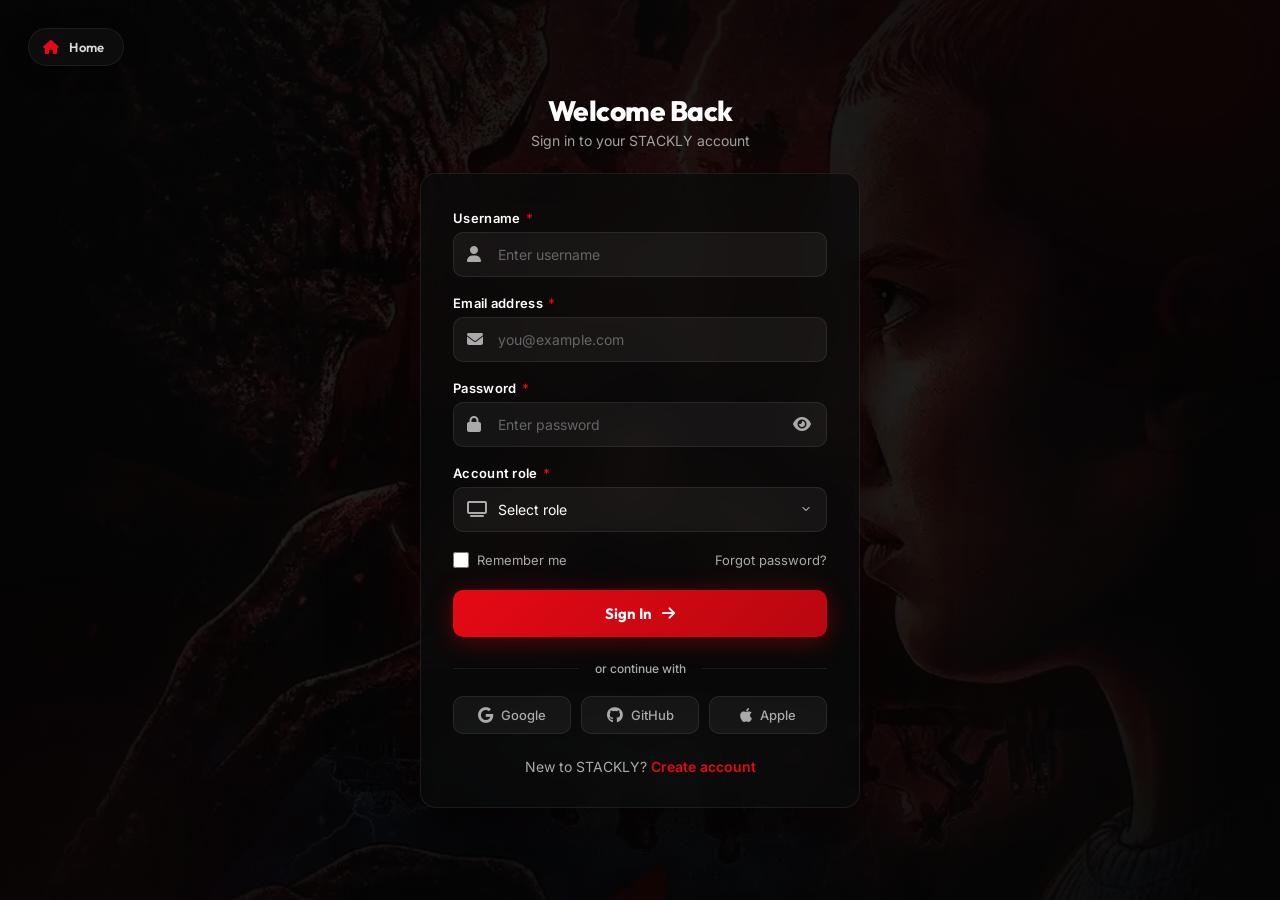
<file: login.html>
<!DOCTYPE html>
<html lang="en">
<head>
    <meta charset="UTF-8" />
    <meta name="viewport" content="width=device-width, initial-scale=1.0" />
    <title>STACKLY · Sign In</title>
    <!-- Google Fonts -->
    <link rel="preconnect" href="https://fonts.googleapis.com" />
    <link href="https://fonts.googleapis.com/css2?family=Outfit:wght@300;400;500;600;700;800;900&family=Inter:wght@300;400;500;600&display=swap" rel="stylesheet" />
    <!-- Icons (FontAwesome) -->
    <link rel="stylesheet" href="https://cdnjs.cloudflare.com/ajax/libs/font-awesome/6.4.0/css/all.min.css" />
    <style>
        * {
            margin: 0;
            padding: 0;
            box-sizing: border-box;
        }

        :root {
            --color-primary: #e50914;
            --color-primary-dark: #b80710;
            --color-primary-light: rgba(229, 9, 20, 0.2);
            --color-primary-glow: rgba(229, 9, 20, 0.25);
            --color-bg: #050505;
            --color-bg-card: rgba(10, 10, 10, 0.75);
            --color-surface: rgba(255, 255, 255, 0.05);
            --color-text: #FFFFFF;
            --color-text-muted: #aaaaaa;
            --color-border: rgba(255, 255, 255, 0.08);
            --shadow-lg: 0 30px 80px rgba(0, 0, 0, 0.85);
            --shadow-glow: 0 0 60px rgba(229, 9, 20, 0.08);
            --radius: 16px;
            --radius-sm: 10px;
            --tr: all 0.3s cubic-bezier(0.22, 1, 0.36, 1);
        }

        body {
            font-family: 'Inter', sans-serif;
            min-height: 100vh;
            background: var(--color-bg);
            display: flex;
            align-items: center;
            justify-content: center;
            padding: 24px;
            position: relative;
            overflow-x: hidden;
            color: var(--color-text);
        }

        /* ── Full‑screen Background Image ── */
        .bg-image {
            position: fixed;
            inset: 0;
            z-index: 0;
            background-image: url('Images/stranger things.webp');
            background-size: cover;
            background-position: center;
            background-repeat: no-repeat;
            filter: brightness(0.3) saturate(1.1);
            transform: scale(1.02);
            animation: bgSlowZoom 28s ease-in-out infinite alternate;
        }
        @keyframes bgSlowZoom {
            0% { transform: scale(1.02) translate(0, 0); }
            100% { transform: scale(1.10) translate(-0.5%, -0.5%); }
        }

        .bg-overlay {
            position: fixed;
            inset: 0;
            z-index: 1;
            background: radial-gradient(ellipse at 50% 50%, rgba(5, 5, 5, 0.4) 0%, rgba(5, 5, 5, 0.9) 100%);
            pointer-events: none;
        }

        /* ── Animated BG Orbs ── */
        .bg-orbs {
            position: fixed;
            inset: 0;
            pointer-events: none;
            z-index: 2;
            overflow: hidden;
        }
        .bg-orb {
            position: absolute;
            border-radius: 50%;
            filter: blur(120px);
            opacity: 0.35;
            animation: orbFloat 18s ease-in-out infinite alternate;
        }
        .bg-orb.orb-1 {
            width: 500px;
            height: 500px;
            top: -200px;
            right: -150px;
            background: radial-gradient(circle, rgba(229, 9, 20, 0.3), transparent 70%);
            animation-delay: 0s;
        }
        .bg-orb.orb-2 {
            width: 400px;
            height: 400px;
            bottom: -150px;
            left: -120px;
            background: radial-gradient(circle, rgba(229, 9, 20, 0.2), transparent 70%);
            animation-delay: 6s;
        }
        @keyframes orbFloat {
            0% { transform: translate(0, 0) scale(1); }
            50% { transform: translate(30px, -40px) scale(1.08); }
            100% { transform: translate(-20px, 20px) scale(0.95); }
        }

        /* ── Container ── */
        .login-container {
            position: relative;
            z-index: 10;
            width: 100%;
            max-width: 440px;
        }

        /* ── Top‑Left Home Link ── */
        .home-link {
            position: fixed;
            top: 28px;
            left: 28px;
            z-index: 50;
            display: flex;
            align-items: center;
            gap: 10px;
            padding: 10px 18px 10px 14px;
            background: rgba(15, 15, 15, 0.75);
            backdrop-filter: blur(12px);
            -webkit-backdrop-filter: blur(12px);
            border: 1px solid rgba(255, 255, 255, 0.08);
            border-radius: 40px;
            color: rgba(255, 255, 255, 0.85);
            font-family: 'Outfit', sans-serif;
            font-size: 13px;
            font-weight: 600;
            text-decoration: none;
            transition: var(--tr);
            box-shadow: 0 4px 20px rgba(0, 0, 0, 0.5);
            letter-spacing: 0.3px;
        }
        .home-link i {
            font-size: 14px;
            color: var(--color-primary);
            transition: var(--tr);
        }
        .home-link:hover {
            background: rgba(229, 9, 20, 0.15);
            border-color: rgba(229, 9, 20, 0.3);
            transform: translateY(-2px);
            color: var(--color-text);
        }

        /* ── Brand Header ── */
        .brand-header {
            text-align: center;
            margin-bottom: 24px;
        }
        .brand-header img {
            height: 64px;
            width: auto;
            margin-bottom: 12px;
            filter: brightness(0) saturate(100%) invert(14%) sepia(87%) saturate(6288%) hue-rotate(354deg) brightness(92%) contrast(110%);
        }
        .brand-header h1 {
            font-family: 'Outfit', sans-serif;
            font-size: 28px;
            font-weight: 800;
            color: var(--color-text);
            letter-spacing: -0.5px;
        }
        .brand-header p {
            color: var(--color-text-muted);
            font-size: 14px;
            margin-top: 4px;
        }

        /* ── Form Card ── */
        .form-card {
            background: var(--color-bg-card);
            backdrop-filter: blur(20px);
            -webkit-backdrop-filter: blur(20px);
            border: 1px solid var(--color-border);
            border-radius: var(--radius);
            padding: 36px 32px 32px;
            box-shadow: var(--shadow-lg), var(--shadow-glow);
            transition: var(--tr);
        }
        .form-card:hover {
            border-color: rgba(229, 9, 20, 0.2);
        }

        /* ── Form Fields ── */
        .form-fields {
            display: flex;
            flex-direction: column;
            gap: 18px;
        }
        .field-group {
            display: flex;
            flex-direction: column;
            gap: 6px;
        }
        .field-group label {
            font-size: 13px;
            font-weight: 600;
            color: var(--color-text);
            letter-spacing: 0.3px;
        }
        .field-group label .required {
            color: var(--color-primary);
            margin-left: 2px;
        }

        .input-wrap {
            position: relative;
            display: flex;
            align-items: center;
        }
        .input-wrap>i {
            position: absolute;
            left: 14px;
            font-size: 16px;
            color: var(--color-text-muted);
            pointer-events: none;
            z-index: 1;
        }
        .input-wrap input,
        .input-wrap select {
            width: 100%;
            max-width: 100%;
            padding: 13px 44px 13px 44px;
            background: var(--color-surface);
            border: 1px solid var(--color-border);
            border-radius: var(--radius-sm);
            color: var(--color-text);
            font-family: 'Inter', sans-serif;
            font-size: 14px;
            transition: var(--tr);
            outline: none;
            text-overflow: ellipsis;
            white-space: nowrap;
            overflow: hidden;
        }
        .input-wrap select {
            cursor: pointer;
            appearance: none;
            background-image: url("data:image/svg+xml,%3Csvg xmlns='http://www.w3.org/2000/svg' width='12' height='12' viewBox='0 0 24 24' fill='none' stroke='%23ffffff' stroke-width='2' stroke-linecap='round' stroke-linejoin='round'%3E%3Cpolyline points='6 9 12 15 18 9'%3E%3C/polyline%3E%3C/svg%3E");
            background-repeat: no-repeat;
            background-position: right 14px center;
        }
        .input-wrap select option {
            background: #111;
            color: var(--color-text);
        }
        .input-wrap input:focus,
        .input-wrap select:focus {
            border-color: var(--color-primary);
            background: rgba(229, 9, 20, 0.08);
            box-shadow: 0 0 0 3px var(--color-primary-glow);
        }
        .input-wrap input::placeholder {
            color: #666;
        }

        /* ── Password Toggle ── */
        .toggle-pw {
            position: absolute;
            right: 12px;
            background: none;
            border: none;
            cursor: pointer;
            color: var(--color-text-muted);
            font-size: 16px;
            padding: 4px;
            transition: var(--tr);
            z-index: 2;
            display: flex;
            align-items: center;
            justify-content: center;
        }
        .toggle-pw:hover {
            color: var(--color-primary);
        }

        /* ── Form Meta ── */
        .form-meta {
            display: flex;
            align-items: center;
            justify-content: space-between;
            margin: 2px 0 4px;
        }
        .remember-label {
            display: flex;
            align-items: center;
            gap: 8px;
            font-size: 13px;
            color: var(--color-text-muted);
            cursor: pointer;
        }
        .remember-label input[type="checkbox"] {
            accent-color: var(--color-primary);
            width: 16px;
            height: 16px;
            cursor: pointer;
        }
        .forgot-link {
            font-size: 13px;
            color: var(--color-text-muted);
            text-decoration: none;
            transition: var(--tr);
        }
        .forgot-link:hover {
            color: var(--color-primary);
        }

        /* ── Error Message ── */
        .error-message {
            background: rgba(229, 9, 20, 0.12);
            color: var(--color-primary);
            padding: 12px 16px;
            font-size: 13px;
            border-radius: var(--radius-sm);
            display: none;
            border-left: 3px solid var(--color-primary);
        }
        .error-message.show {
            display: block;
        }

        /* ── Submit Button ── */
        .btn-submit {
            display: flex;
            align-items: center;
            justify-content: center;
            gap: 10px;
            padding: 14px;
            border: none;
            background: linear-gradient(135deg, var(--color-primary), var(--color-primary-dark));
            color: #FFFFFF;
            font-family: 'Outfit', sans-serif;
            font-size: 15px;
            font-weight: 700;
            cursor: pointer;
            border-radius: var(--radius-sm);
            transition: var(--tr);
            width: 100%;
            box-shadow: 0 4px 24px rgba(229, 9, 20, 0.35);
            position: relative;
            overflow: hidden;
        }
        .btn-submit::before {
            content: '';
            position: absolute;
            inset: 0;
            background: linear-gradient(135deg, transparent, rgba(255, 255, 255, 0.15), transparent);
            transform: translateX(-100%);
            transition: 0.5s;
        }
        .btn-submit:hover::before {
            transform: translateX(100%);
        }
        .btn-submit:hover {
            transform: translateY(-2px);
            box-shadow: 0 8px 32px rgba(229, 9, 20, 0.45);
        }
        .btn-submit:active {
            transform: translateY(0);
        }

        /* ── Divider ── */
        .divider {
            display: flex;
            align-items: center;
            gap: 16px;
            color: var(--color-text-muted);
            font-size: 12px;
            font-weight: 500;
            margin: 6px 0 2px;
        }
        .divider::before,
        .divider::after {
            content: '';
            flex: 1;
            height: 1px;
            background: var(--color-border);
        }

        /* ── Social Buttons ── */
        .social-btns {
            display: grid;
            grid-template-columns: 1fr 1fr 1fr;
            gap: 10px;
        }
        .social-btn {
            display: flex;
            align-items: center;
            justify-content: center;
            gap: 8px;
            padding: 10px 6px;
            border: 1px solid var(--color-border);
            background: var(--color-surface);
            color: var(--color-text-muted);
            font-size: 13px;
            font-weight: 500;
            border-radius: var(--radius-sm);
            text-decoration: none;
            transition: var(--tr);
        }
        .social-btn i {
            font-size: 16px;
        }
        .social-btn:hover {
            border-color: var(--color-primary);
            background: rgba(229, 9, 20, 0.08);
            color: var(--color-text);
        }

        /* ── Footer Link ── */
        .form-footer {
            text-align: center;
            margin-top: 24px;
            color: var(--color-text-muted);
            font-size: 14px;
        }
        .form-footer a {
            color: var(--color-primary);
            font-weight: 600;
            text-decoration: none;
            transition: var(--tr);
        }
        .form-footer a:hover {
            text-decoration: underline;
        }

        @media (max-width: 480px) {
            .form-card { padding: 28px 18px 24px; }
            .brand-header h1 { font-size: 24px; }
            .social-btns { grid-template-columns: 1fr; }
            .form-meta { flex-direction: column; gap: 8px; align-items: flex-start; }
            body { padding: 80px 16px 24px; align-items: flex-start; }
            .home-link { position: absolute; top: 16px; left: 16px; }
        }

        /* Spinner keyframe */
        @keyframes spin { to { transform: rotate(360deg); } }
        .spinner { display: inline-block; animation: spin 0.7s linear infinite; }
    </style>
</head>
<body>

    <div class="bg-image"></div>
    <div class="bg-overlay"></div>

    <div class="bg-orbs">
        <span class="bg-orb orb-1"></span>
        <span class="bg-orb orb-2"></span>
    </div>

    <!-- HOME LINK -->
    <a href="index.html" class="home-link">
        <i class="fas fa-home"></i>
        <span>Home</span>
    </a>

    <div class="login-container">
        <!-- Brand -->
        <div class="brand-header">
            <h1>Welcome Back</h1>
            <p>Sign in to your STACKLY account</p>
        </div>

        <!-- Form Card -->
        <div class="form-card">
            <form class="form-fields" id="loginForm" novalidate>
                <!-- Username -->
                <div class="field-group">
                    <label for="username">Username <span class="required">*</span></label>
                    <div class="input-wrap">
                        <i class="fas fa-user"></i>
                        <input type="text" id="username" placeholder="Enter username" required />
                    </div>
                </div>

                <!-- Email -->
                <div class="field-group">
                    <label for="email">Email address <span class="required">*</span></label>
                    <div class="input-wrap">
                        <i class="fas fa-envelope"></i>
                        <input type="email" id="email" placeholder="you@example.com" required />
                    </div>
                </div>

                <!-- Password -->
                <div class="field-group">
                    <label for="password">Password <span class="required">*</span></label>
                    <div class="input-wrap">
                        <i class="fas fa-lock"></i>
                        <input type="password" id="password" placeholder="Enter password" required />
                        <button type="button" class="toggle-pw" id="togglePw" aria-label="Toggle password visibility">
                            <i class="fas fa-eye" id="pwIcon"></i>
                        </button>
                    </div>
                </div>

                <!-- Role Selector -->
                <div class="field-group">
                    <label for="roleSelect">Account role <span class="required">*</span></label>
                    <div class="input-wrap">
                        <i class="fas fa-tv"></i>
                        <select id="roleSelect" required>
                            <option value="">Select role</option>
                            <option value="viewer">Customer – OTT Dashboard</option>
                            <option value="admin">Admin – Full Access</option>
                        </select>
                    </div>
                </div>

                <!-- Meta Checkbox -->
                <div class="form-meta">
                    <label class="remember-label">
                        <input type="checkbox" id="remember" />
                        Remember me
                    </label>
                    <a href="404.html" class="forgot-link">Forgot password?</a>
                </div>

                <!-- Error container -->
                <div class="error-message" id="formError"></div>

                <!-- Submit Button -->
                <button type="submit" class="btn-submit" id="signinBtn">
                    <span>Sign In</span>
                    <i class="fas fa-arrow-right"></i>
                </button>

                <!-- Divider -->
                <div class="divider"><span>or continue with</span></div>

                <!-- Social -->
                <div class="social-btns">
                    <a href="404.html" class="social-btn"><i class="fab fa-google"></i> Google</a>
                    <a href="404.html" class="social-btn"><i class="fab fa-github"></i> GitHub</a>
                    <a href="404.html" class="social-btn"><i class="fab fa-apple"></i> Apple</a>
                </div>
            </form>

            <p class="form-footer">
                New to STACKLY? <a href="signup.html">Create account</a>
            </p>
        </div>
    </div>

    <script>
        (function() {
            'use strict';
            const form = document.getElementById('loginForm');
            const usernameInput = document.getElementById('username');
            const emailInput = document.getElementById('email');
            const passwordInput = document.getElementById('password');
            const roleSelect = document.getElementById('roleSelect');
            const rememberCheck = document.getElementById('remember');
            const togglePwBtn = document.getElementById('togglePw');
            const pwIcon = document.getElementById('pwIcon');
            const errorEl = document.getElementById('formError');
            const submitBtn = document.getElementById('signinBtn');

            // Toggle password
            togglePwBtn.addEventListener('click', function() {
                const isText = passwordInput.type === 'text';
                passwordInput.type = isText ? 'password' : 'text';
                pwIcon.className = isText ? 'fas fa-eye' : 'fas fa-eye-slash';
            });

            function showError(msg) {
                errorEl.textContent = msg;
                errorEl.classList.add('show');
                submitBtn.innerHTML = '<span>Sign In</span><i class="fas fa-arrow-right"></i>';
            }

            function clearError() {
                errorEl.classList.remove('show');
                errorEl.textContent = '';
            }

            // Submit
            form.addEventListener('submit', function(e) {
                e.preventDefault();
                clearError();

                const username = usernameInput.value.trim();
                const email = emailInput.value.trim();
                const password = passwordInput.value;
                const role = roleSelect.value;
                const remember = rememberCheck.checked;

                if (!username) return showError('Username is required');
                if (!email) return showError('Email address is required');
                if (!email.includes('@') || !email.includes('.')) return showError('Enter a valid email address');
                if (!password) return showError('Password is required');
                if (!role) return showError('Please select an account role');

                // Save to localstorage
                localStorage.setItem('stackly_user', JSON.stringify({
                    email: email,
                    username: username,
                    role: role,
                    remember: remember
                }));

                submitBtn.innerHTML = '<i class="fas fa-circle-notch spinner"></i> Signing in…';

                setTimeout(function() {
                    window.location.href = role === 'admin' ? 'admin.html' : 'dashboard.html';
                }, 900);
            });
        })();
    </script>
</body>
</html>
</file>
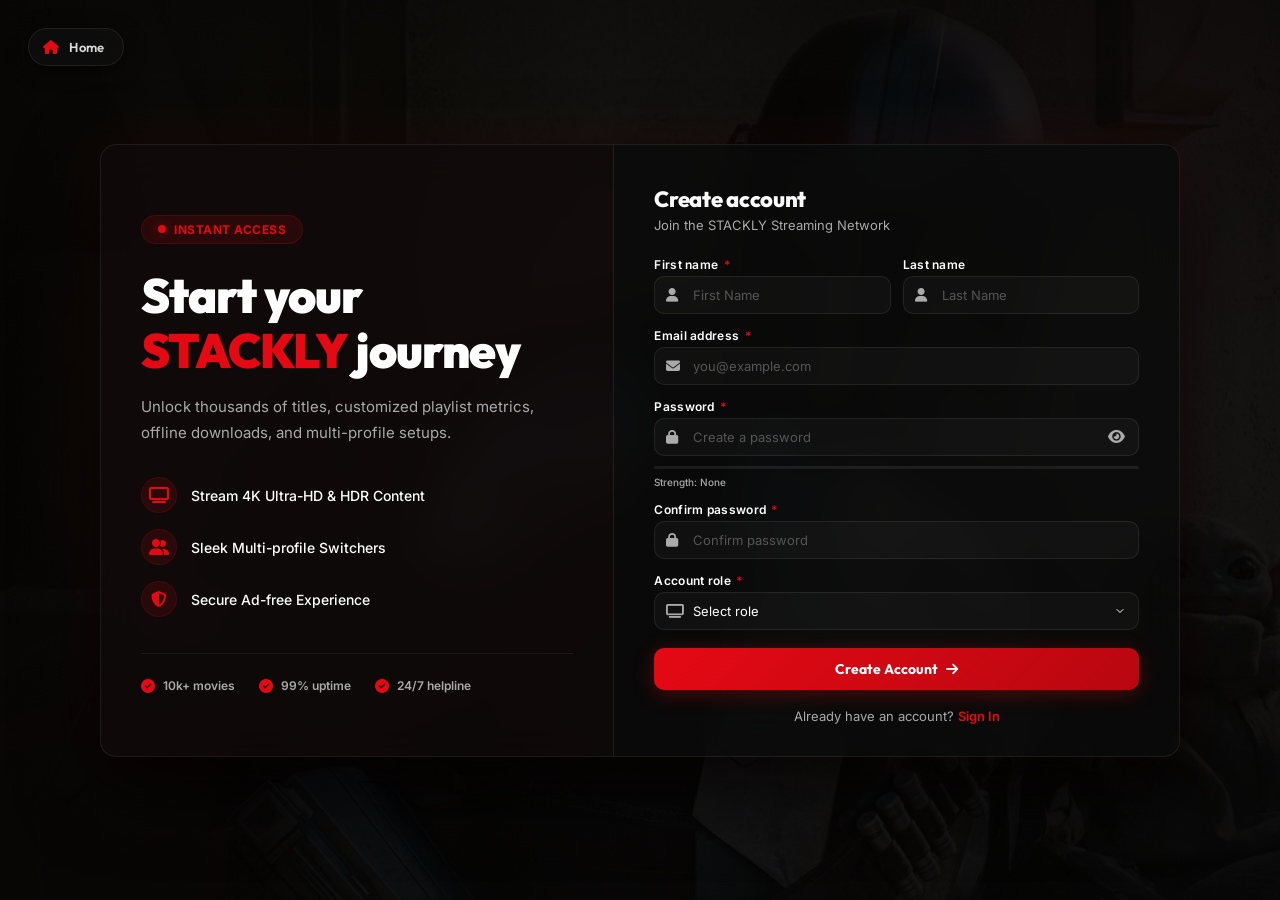
<file: signup.html>
<!DOCTYPE html>
<html lang="en">
<head>
    <meta charset="UTF-8" />
    <meta name="viewport" content="width=device-width, initial-scale=1.0" />
    <title>STACKLY · Sign Up</title>
    <!-- Fonts -->
    <link rel="preconnect" href="https://fonts.googleapis.com" />
    <link href="https://fonts.googleapis.com/css2?family=Outfit:wght@300;400;500;600;700;800;900&family=Inter:wght@300;400;500;600&display=swap" rel="stylesheet" />
    <!-- Icons (FontAwesome) -->
    <link rel="stylesheet" href="https://cdnjs.cloudflare.com/ajax/libs/font-awesome/6.4.0/css/all.min.css" />
    <style>
        * {
            margin: 0;
            padding: 0;
            box-sizing: border-box;
        }

        :root {
            --color-primary: #e50914;
            --color-primary-dark: #b80710;
            --color-primary-light: rgba(229, 9, 20, 0.2);
            --color-primary-glow: rgba(229, 9, 20, 0.25);
            --color-bg: #050505;
            --color-bg-card: rgba(10, 10, 10, 0.8);
            --color-white: #FFFFFF;
            --color-text: #FFFFFF;
            --color-text-muted: #aaaaaa;
            --color-border: rgba(255, 255, 255, 0.08);
            --shadow-lg: 0 30px 80px rgba(0, 0, 0, 0.8);
            --shadow-glow: 0 0 60px rgba(229, 9, 20, 0.08);
            --radius: 16px;
            --radius-sm: 10px;
            --tr: all 0.3s cubic-bezier(0.22, 1, 0.36, 1);
        }

        body {
            font-family: 'Inter', sans-serif;
            min-height: 100vh;
            background: var(--color-bg);
            display: flex;
            align-items: center;
            justify-content: center;
            padding: 24px;
            position: relative;
            overflow-x: hidden;
            color: var(--color-text);
        }

        /* ── Full‑screen Background Image ── */
        .bg-image {
            position: fixed;
            inset: 0;
            z-index: 0;
            background-image: url('Images/mandalorine.webp');
            background-size: cover;
            background-position: center;
            background-repeat: no-repeat;
            filter: brightness(0.3) saturate(1.1);
            transform: scale(1.02);
            animation: bgSlowZoom 28s ease-in-out infinite alternate;
        }
        @keyframes bgSlowZoom {
            0% { transform: scale(1.02) translate(0, 0); }
            100% { transform: scale(1.10) translate(-0.5%, -0.5%); }
        }

        .bg-overlay {
            position: fixed;
            inset: 0;
            z-index: 1;
            background: radial-gradient(ellipse at 50% 50%, rgba(5, 5, 5, 0.4) 0%, rgba(5, 5, 5, 0.9) 100%);
            pointer-events: none;
        }

        /* ── Animated BG Orbs ── */
        .bg-orbs {
            position: fixed;
            inset: 0;
            pointer-events: none;
            z-index: 2;
            overflow: hidden;
        }
        .bg-orb {
            position: absolute;
            border-radius: 50%;
            filter: blur(120px);
            opacity: 0.25;
            animation: orbFloat 18s ease-in-out infinite alternate;
        }
        .bg-orb.orb-1 {
            width: 500px;
            height: 500px;
            top: -200px;
            right: -150px;
            background: radial-gradient(circle, rgba(229, 9, 20, 0.15), transparent 70%);
            animation-delay: 0s;
        }
        .bg-orb.orb-2 {
            width: 400px;
            height: 400px;
            bottom: -150px;
            left: -120px;
            background: radial-gradient(circle, rgba(229, 9, 20, 0.10), transparent 70%);
            animation-delay: 6s;
        }
        @keyframes orbFloat {
            0% { transform: translate(0, 0) scale(1); }
            50% { transform: translate(40px, -30px) scale(1.1); }
            100% { transform: translate(-30px, 40px) scale(0.9); }
        }

        /* ── Wrapper Container ── */
        .signup-wrapper {
            position: relative;
            z-index: 10;
            width: 100%;
            max-width: 1080px;
            display: grid;
            grid-template-columns: 1fr 1.1fr;
            background: var(--color-bg-card);
            backdrop-filter: blur(20px);
            -webkit-backdrop-filter: blur(20px);
            border: 1px solid var(--color-border);
            border-radius: var(--radius);
            box-shadow: var(--shadow-lg), var(--shadow-glow);
            overflow: hidden;
        }

        /* ── Top‑Left Home Link ── */
        .home-link {
            position: fixed;
            top: 28px;
            left: 28px;
            z-index: 50;
            display: flex;
            align-items: center;
            gap: 10px;
            padding: 10px 18px 10px 14px;
            background: rgba(15, 15, 15, 0.75);
            backdrop-filter: blur(12px);
            -webkit-backdrop-filter: blur(12px);
            border: 1px solid rgba(255, 255, 255, 0.08);
            border-radius: 40px;
            color: rgba(255, 255, 255, 0.85);
            font-family: 'Outfit', sans-serif;
            font-size: 13px;
            font-weight: 600;
            text-decoration: none;
            transition: var(--tr);
            box-shadow: 0 4px 20px rgba(0, 0, 0, 0.5);
            letter-spacing: 0.3px;
        }
        .home-link i {
            font-size: 14px;
            color: var(--color-primary);
        }
        .home-link:hover {
            background: rgba(229, 9, 20, 0.15);
            border-color: rgba(229, 9, 20, 0.3);
            transform: translateY(-2px);
            color: var(--color-white);
        }

        /* ─── LEFT SIDE CONTENT ─── */
        .signup-left {
            padding: 48px 40px 40px;
            display: flex;
            flex-direction: column;
            justify-content: center;
            background: rgba(229, 9, 20, 0.02);
            border-right: 1px solid var(--color-border);
        }
        .signup-left .brand-tag {
            display: inline-flex;
            align-items: center;
            gap: 8px;
            background: rgba(229, 9, 20, 0.12);
            border: 1px solid rgba(229, 9, 20, 0.2);
            padding: 6px 16px;
            border-radius: 40px;
            font-size: 12px;
            font-weight: 700;
            color: var(--color-primary);
            letter-spacing: 0.5px;
            text-transform: uppercase;
            margin-bottom: 24px;
            width: fit-content;
        }
        .signup-left .brand-tag .dot {
            width: 8px;
            height: 8px;
            border-radius: 50%;
            background: var(--color-primary);
            box-shadow: 0 0 12px rgba(229, 9, 20, 0.6);
        }
        .signup-left h1 {
            font-family: 'Outfit', sans-serif;
            font-size: clamp(32px, 3.8vw, 48px);
            font-weight: 900;
            color: var(--color-text);
            line-height: 1.15;
            letter-spacing: -1px;
            margin-bottom: 16px;
        }
        .signup-left h1 span {
            color: var(--color-primary);
        }
        .signup-left .subtitle {
            color: var(--color-text-muted);
            font-size: 15px;
            line-height: 1.7;
            margin-bottom: 32px;
        }
        .signup-left .features {
            display: flex;
            flex-direction: column;
            gap: 16px;
        }
        .signup-left .feature-item {
            display: flex;
            align-items: center;
            gap: 14px;
            color: var(--color-text);
            font-size: 14px;
            font-weight: 500;
        }
        .signup-left .feature-item .feat-icon {
            width: 36px;
            height: 36px;
            border-radius: 50%;
            background: rgba(229, 9, 20, 0.12);
            border: 1px solid rgba(229, 9, 20, 0.15);
            display: flex;
            align-items: center;
            justify-content: center;
            flex-shrink: 0;
            color: var(--color-primary);
            font-size: 16px;
        }
        .signup-left .trust-badge {
            margin-top: 36px;
            display: flex;
            align-items: center;
            gap: 24px;
            padding-top: 24px;
            border-top: 1px solid rgba(255, 255, 255, 0.06);
        }
        .signup-left .trust-badge .trust-item {
            display: flex;
            align-items: center;
            gap: 8px;
            color: var(--color-text-muted);
            font-size: 12px;
            font-weight: 600;
        }
        .signup-left .trust-badge .trust-item i {
            color: var(--color-primary);
            font-size: 14px;
        }

        /* ─── RIGHT SIDE FORM ─── */
        .signup-right {
            padding: 40px 40px 32px;
            display: flex;
            flex-direction: column;
            justify-content: center;
        }
        .signup-right .form-header {
            margin-bottom: 24px;
        }
        .signup-right .form-header h2 {
            font-family: 'Outfit', sans-serif;
            font-size: 22px;
            font-weight: 800;
            color: var(--color-text);
            letter-spacing: -0.3px;
        }
        .signup-right .form-header p {
            color: var(--color-text-muted);
            font-size: 13px;
            margin-top: 4px;
        }

        .form-fields {
            display: flex;
            flex-direction: column;
            gap: 14px;
        }
        .field-row {
            display: grid;
            grid-template-columns: 1fr 1fr;
            gap: 12px;
        }
        .field-group {
            display: flex;
            flex-direction: column;
            gap: 4px;
        }
        .field-group label {
            font-size: 12px;
            font-weight: 600;
            color: var(--color-text);
            letter-spacing: 0.3px;
        }
        .field-group label .required {
            color: var(--color-primary);
            margin-left: 2px;
        }
        .input-wrap {
            position: relative;
            display: flex;
            align-items: center;
        }
        .input-wrap>i {
            position: absolute;
            left: 12px;
            font-size: 14px;
            color: var(--color-text-muted);
            pointer-events: none;
            z-index: 1;
        }
        .input-wrap input,
        .input-wrap select {
            width: 100%;
            max-width: 100%;
            padding: 10px 38px;
            background: rgba(255, 255, 255, 0.03);
            border: 1px solid var(--color-border);
            border-radius: var(--radius-sm);
            color: var(--color-text);
            font-family: 'Inter', sans-serif;
            font-size: 13px;
            transition: var(--tr);
            outline: none;
            text-overflow: ellipsis;
            white-space: nowrap;
            overflow: hidden;
        }
        .input-wrap select {
            cursor: pointer;
            appearance: none;
            background-image: url("data:image/svg+xml,%3Csvg xmlns='http://www.w3.org/2000/svg' width='12' height='12' viewBox='0 0 24 24' fill='none' stroke='%23ffffff' stroke-width='2' stroke-linecap='round' stroke-linejoin='round'%3E%3Cpolyline points='6 9 12 15 18 9'%3E%3C/polyline%3E%3C/svg%3E");
            background-repeat: no-repeat;
            background-position: right 12px center;
        }
        .input-wrap select option {
            background: #111;
            color: #fff;
        }
        .input-wrap input:focus,
        .input-wrap select:focus {
            border-color: var(--color-primary);
            background: rgba(229, 9, 20, 0.08);
            box-shadow: 0 0 0 3px var(--color-primary-glow);
        }
        .input-wrap input::placeholder {
            color: #555;
        }

        .toggle-pw {
            position: absolute;
            right: 10px;
            background: none;
            border: none;
            cursor: pointer;
            color: var(--color-text-muted);
            font-size: 15px;
            padding: 4px;
            z-index: 2;
        }
        .toggle-pw:hover {
            color: var(--color-primary);
        }

        /* Password strength bar */
        .pw-strength {
            height: 3px;
            background: rgba(255, 255, 255, 0.08);
            border-radius: 4px;
            margin-top: 6px;
            overflow: hidden;
        }
        .pw-bar {
            height: 100%;
            width: 0%;
            border-radius: 4px;
            transition: width 0.3s ease, background 0.3s ease;
        }
        .pw-label {
            font-size: 10px;
            color: var(--color-text-muted);
            margin-top: 3px;
            display: block;
            font-weight: 500;
        }
        .error-msg {
            font-size: 11px;
            color: #ff4d4d;
            margin-top: 3px;
        }

        .error-message {
            background: rgba(229, 9, 20, 0.12);
            color: var(--color-primary);
            padding: 10px 14px;
            font-size: 12px;
            border-radius: var(--radius-sm);
            display: none;
            border-left: 3px solid var(--color-primary);
        }
        .error-message.show { display: block; }

        .btn-submit {
            display: flex;
            align-items: center;
            justify-content: center;
            gap: 8px;
            padding: 12px;
            border: none;
            background: linear-gradient(135deg, var(--color-primary), var(--color-primary-dark));
            color: #ffffff;
            font-family: 'Outfit', sans-serif;
            font-size: 14px;
            font-weight: 700;
            cursor: pointer;
            border-radius: var(--radius-sm);
            transition: var(--tr);
            width: 100%;
            box-shadow: 0 4px 20px rgba(229, 9, 20, 0.3);
            position: relative;
            overflow: hidden;
            margin-top: 4px;
        }
        .btn-submit::before {
            content: '';
            position: absolute;
            inset: 0;
            background: linear-gradient(135deg, transparent, rgba(255, 255, 255, 0.2), transparent);
            transform: translateX(-100%);
            transition: 0.5s;
        }
        .btn-submit:hover::before { transform: translateX(100%); }
        .btn-submit:hover {
            transform: translateY(-2px);
            box-shadow: 0 8px 28px rgba(229, 9, 20, 0.4);
        }

        .form-footer {
            text-align: center;
            margin-top: 18px;
            color: var(--color-text-muted);
            font-size: 13px;
        }
        .form-footer a {
            color: var(--color-primary);
            font-weight: 600;
            text-decoration: none;
        }
        .form-footer a:hover { text-decoration: underline; }

        @media (max-width: 900px) {
            .signup-wrapper { grid-template-columns: 1fr; max-width: 520px; }
            .signup-left { padding: 32px 28px 24px; border-right: none; border-bottom: 1px solid var(--color-border); text-align: center; }
            .signup-left .brand-tag { margin: 0 auto 20px; }
            .signup-left .features { align-items: center; }
            .signup-left .trust-badge { justify-content: center; }
            .signup-right { padding: 28px 24px 24px; }
            .home-link { top: 16px; left: 16px; }
        }

        @media (max-width: 480px) {
            body { padding: 80px 12px 24px; align-items: flex-start; }
            .signup-wrapper { border-radius: 12px; }
            .signup-left { padding: 24px 16px 20px; }
            .signup-right { padding: 20px 16px 20px; }
            .field-row { grid-template-columns: 1fr; gap: 12px; }
            .home-link { position: absolute; top: 12px; left: 12px; }
        }
        @keyframes spin { to { transform: rotate(360deg); } }
        .spinner { display: inline-block; animation: spin 0.7s linear infinite; }
    </style>
</head>
<body>

    <div class="bg-image"></div>
    <div class="bg-overlay"></div>
    <div class="bg-orbs">
        <span class="bg-orb orb-1"></span>
        <span class="bg-orb orb-2"></span>
    </div>

    <!-- HOME LINK -->
    <a href="index.html" class="home-link">
        <i class="fas fa-home"></i>
        <span>Home</span>
    </a>

    <div class="signup-wrapper">
        <!-- LEFT PANEL -->
        <div class="signup-left">
            <div class="brand-tag">
                <span class="dot"></span>
                Instant Access
            </div>
            <h1>Start your<br /><span>STACKLY</span> journey</h1>
            <p class="subtitle">
                Unlock thousands of titles, customized playlist metrics, offline downloads, and multi-profile setups.
            </p>
            <div class="features">
                <div class="feature-item">
                    <span class="feat-icon"><i class="fas fa-tv"></i></span>
                    Stream 4K Ultra-HD & HDR Content
                </div>
                <div class="feature-item">
                    <span class="feat-icon"><i class="fas fa-user-friends"></i></span>
                    Sleek Multi-profile Switchers
                </div>
                <div class="feature-item">
                    <span class="feat-icon"><i class="fas fa-shield-alt"></i></span>
                    Secure Ad-free Experience
                </div>
            </div>
            <div class="trust-badge">
                <span class="trust-item"><i class="fas fa-check-circle"></i> 10k+ movies</span>
                <span class="trust-item"><i class="fas fa-check-circle"></i> 99% uptime</span>
                <span class="trust-item"><i class="fas fa-check-circle"></i> 24/7 helpline</span>
            </div>
        </div>

        <!-- RIGHT PANEL -->
        <div class="signup-right">
            <div class="form-header">
                <h2>Create account</h2>
                <p>Join the STACKLY Streaming Network</p>
            </div>
            <form class="form-fields" id="signupForm" novalidate>
                <div class="field-row">
                    <div class="field-group">
                        <label for="firstName">First name <span class="required">*</span></label>
                        <div class="input-wrap">
                            <i class="fas fa-user"></i>
                            <input type="text" id="firstName" placeholder="First Name" required />
                        </div>
                    </div>
                    <div class="field-group">
                        <label for="lastName">Last name</label>
                        <div class="input-wrap">
                            <i class="fas fa-user"></i>
                            <input type="text" id="lastName" placeholder="Last Name" />
                        </div>
                    </div>
                </div>

                <div class="field-group">
                    <label for="signupEmail">Email address <span class="required">*</span></label>
                    <div class="input-wrap">
                        <i class="fas fa-envelope"></i>
                        <input type="email" id="signupEmail" placeholder="you@example.com" required />
                    </div>
                </div>

                <div class="field-group">
                    <label for="signupPassword">Password <span class="required">*</span></label>
                    <div class="input-wrap">
                        <i class="fas fa-lock"></i>
                        <input type="password" id="signupPassword" placeholder="Create a password" required />
                        <button type="button" class="toggle-pw" id="togglePw" aria-label="Toggle password visibility">
                            <i class="fas fa-eye" id="pwIcon"></i>
                        </button>
                    </div>
                    <div class="pw-strength"><div class="pw-bar" id="pwBar"></div></div>
                    <span class="pw-label" id="pwLabel">Strength: None</span>
                </div>

                <div class="field-group">
                    <label for="confirmPassword">Confirm password <span class="required">*</span></label>
                    <div class="input-wrap">
                        <i class="fas fa-lock"></i>
                        <input type="password" id="confirmPassword" placeholder="Confirm password" required />
                    </div>
                </div>

                <div class="field-group">
                    <label for="roleSelect">Account role <span class="required">*</span></label>
                    <div class="input-wrap">
                        <i class="fas fa-tv"></i>
                        <select id="roleSelect" required>
                            <option value="">Select role</option>
                            <option value="viewer">Viewer – Stream movies & TV</option>
                            <option value="admin">Admin – Full Management</option>
                        </select>
                    </div>
                </div>

                <div class="error-message" id="formError"></div>

                <button type="submit" class="btn-submit" id="signupBtn">
                    <span>Create Account</span>
                    <i class="fas fa-arrow-right"></i>
                </button>
            </form>

            <p class="form-footer">
                Already have an account? <a href="login.html">Sign In</a>
            </p>
        </div>
    </div>

    <script>
        (function() {
            'use strict';
            const form = document.getElementById('signupForm');
            const firstNameInput = document.getElementById('firstName');
            const emailInput = document.getElementById('signupEmail');
            const passwordInput = document.getElementById('signupPassword');
            const confirmInput = document.getElementById('confirmPassword');
            const roleSelect = document.getElementById('roleSelect');
            const togglePwBtn = document.getElementById('togglePw');
            const pwIcon = document.getElementById('pwIcon');
            const pwBar = document.getElementById('pwBar');
            const pwLabel = document.getElementById('pwLabel');
            const errorEl = document.getElementById('formError');
            const submitBtn = document.getElementById('signupBtn');

            togglePwBtn.addEventListener('click', function() {
                const isText = passwordInput.type === 'text';
                passwordInput.type = isText ? 'password' : 'text';
                pwIcon.className = isText ? 'fas fa-eye' : 'fas fa-eye-slash';
            });

            // Password strength checks
            passwordInput.addEventListener('input', function() {
                const val = passwordInput.value;
                let strength = 0;
                if (val.length > 5) strength += 25;
                if (/[A-Z]/.test(val)) strength += 25;
                if (/[0-9]/.test(val)) strength += 25;
                if (/[^A-Za-z0-9]/.test(val)) strength += 25;

                pwBar.style.width = strength + '%';
                if (strength <= 25) {
                    pwBar.style.background = '#ff4d4d';
                    pwLabel.textContent = 'Strength: Weak';
                } else if (strength <= 75) {
                    pwBar.style.background = '#ff9900';
                    pwLabel.textContent = 'Strength: Moderate';
                } else {
                    pwBar.style.background = '#2ecc71';
                    pwLabel.textContent = 'Strength: Strong';
                }
            });

            function showError(msg) {
                errorEl.textContent = msg;
                errorEl.classList.add('show');
                submitBtn.innerHTML = '<span>Create Account</span><i class="fas fa-arrow-right"></i>';
            }

            form.addEventListener('submit', function(e) {
                e.preventDefault();
                errorEl.classList.remove('show');

                const first = firstNameInput.value.trim();
                const email = emailInput.value.trim();
                const pw = passwordInput.value;
                const confirmPw = confirmInput.value;
                const role = roleSelect.value;

                if (!first) return showError('First name is required');
                if (!email || !email.includes('@')) return showError('Enter a valid email');
                if (pw.length < 6) return showError('Password must be at least 6 characters');
                if (pw !== confirmPw) return showError('Passwords do not match');
                if (!role) return showError('Please select a role');

                // Save to local storage
                localStorage.setItem('stackly_user', JSON.stringify({
                    email: email,
                    username: first,
                    role: role,
                    remember: true
                }));

                submitBtn.innerHTML = '<i class="fas fa-circle-notch spinner"></i> Setting up...';

                setTimeout(function() {
                    window.location.href = 'login.html';
                }, 900);
            });

            // Clear form when navigating back to this page
            window.addEventListener('pageshow', function(event) {
                form.reset();
                pwBar.style.width = '0%';
                pwBar.style.background = 'transparent';
                pwLabel.textContent = 'Strength: None';
                submitBtn.innerHTML = '<span>Create Account</span><i class="fas fa-arrow-right"></i>';
                errorEl.classList.remove('show');
            });
        })();
    </script>
</body>
</html>
</file>
<file: css/dashboard.css>
/* dashboard.css — STACKLY Dark Glassmorphic OTT Theme */

:root {
  --color-primary: #e50914;
  --color-primary-dark: #b80710;
  --color-primary-light: rgba(229, 9, 20, 0.08);
  --color-primary-glow: rgba(229, 9, 20, 0.20);
  --color-bg: #050505;
  --color-surface: rgba(15, 15, 15, 0.7);
  --color-white: #ffffff;
  --color-text: #ffffff;
  --color-text-muted: #888888;
  --color-border: rgba(255, 255, 255, 0.08);
  --shadow-sm: 0 4px 20px rgba(0, 0, 0, 0.5);
  --shadow-md: 0 8px 32px rgba(0, 0, 0, 0.8);
  --shadow-lg: 0 20px 60px rgba(0, 0, 0, 0.9);
  --shadow-glow: 0 0 40px rgba(229, 9, 20, 0.15);
  --sidebar-w: 260px;
  --topbar-h: 70px;
  --radius: 16px;
  --radius-sm: 10px;
  --tr: all 0.3s cubic-bezier(0.22, 1, 0.36, 1);
}

* {
  margin: 0;
  padding: 0;
  box-sizing: border-box;
}

body {
  font-family: 'Inter', sans-serif;
  background: var(--color-bg);
  color: var(--color-text);
  display: flex;
  min-height: 100vh;
  overflow-x: hidden;
  width: 100%;
}

::-webkit-scrollbar { width: 6px; height: 6px; }
::-webkit-scrollbar-track { background: rgba(255,255,255,0.02); border-radius: 4px; }
::-webkit-scrollbar-thumb { background: var(--color-primary); border-radius: 4px; }

/* ─── SIDEBAR ─── */
.sidebar {
  position: fixed;
  left: 0;
  top: 0;
  bottom: 0;
  width: var(--sidebar-w);
  background: rgba(10, 10, 10, 0.95);
  backdrop-filter: blur(20px);
  -webkit-backdrop-filter: blur(20px);
  border-right: 1px solid var(--color-border);
  display: flex;
  flex-direction: column;
  z-index: 200;
  transition: transform 0.35s cubic-bezier(0.22, 1, 0.36, 1);
  box-shadow: var(--shadow-sm);
}

.sidebar-logo {
  display: flex;
  flex-direction: column;
  align-items: center;
  justify-content: center;
  padding: 28px 16px 24px;
  border-bottom: 1px solid var(--color-border);
  gap: 8px;
  position: relative;
}

.sidebar-logo .nav-logo-img {
  max-width: 140px;
  height: auto;
  filter: brightness(0) saturate(100%) invert(14%) sepia(87%) saturate(6288%) hue-rotate(354deg) brightness(92%) contrast(110%);
  transition: var(--tr);
}

.sidebar-logo .admin-badge {
  background: var(--color-primary);
  color: white;
  font-size: 0.75rem;
  font-weight: 700;
  padding: 2px 10px;
  border-radius: 20px;
  text-transform: uppercase;
  letter-spacing: 0.5px;
}

.sidebar-close {
  position: absolute;
  top: 20px;
  right: 20px;
  background: rgba(255, 255, 255, 0.08);
  color: var(--color-text-muted);
  width: 32px;
  height: 32px;
  border-radius: 50%;
  display: none;
  align-items: center;
  justify-content: center;
  cursor: pointer;
  border: none;
  font-size: 1rem;
  transition: var(--tr);
}
.sidebar-close:hover { background: var(--color-primary); color: #fff; }
@media (max-width:768px) { .sidebar-close { display: flex; } }

.sidebar-nav {
  flex: 1;
  overflow-y: auto;
  padding: 20px 12px;
  display: flex;
  flex-direction: column;
  gap: 4px;
}

.nav-section-label {
  font-family: 'Outfit', sans-serif;
  font-size: 0.72rem;
  font-weight: 700;
  color: var(--color-text-muted);
  text-transform: uppercase;
  letter-spacing: 0.08em;
  padding: 12px 12px 6px;
}

.nav-item {
  display: flex;
  align-items: center;
  gap: 12px;
  padding: 10px 12px;
  border-radius: 12px;
  color: var(--color-text-muted);
  font-size: 0.88rem;
  font-weight: 500;
  cursor: pointer;
  transition: var(--tr);
  text-decoration: none;
}
.nav-item i { font-size: 1.1rem; }
.nav-item:hover { color: #fff; background: var(--color-primary-light); }
.nav-item.active {
  color: #fff;
  background: var(--color-primary-light);
  border-left: 3px solid var(--color-primary);
}

.sidebar-bottom {
  padding: 16px 12px;
  border-top: 1px solid var(--color-border);
  margin-top: auto;
}

.logout-btn {
  display: flex;
  align-items: center;
  gap: 10px;
  padding: 10px 12px;
  border-radius: 12px;
  color: #fff;
  font-size: 0.85rem;
  font-weight: 600;
  transition: var(--tr);
  text-decoration: none;
  background: rgba(255, 255, 255, 0.05);
}
.logout-btn:hover { background: var(--color-primary); }

/* ─── TOPBAR ─── */
.topbar {
  position: fixed;
  top: 0;
  left: var(--sidebar-w);
  right: 0;
  width: auto;
  max-width: calc(100% - var(--sidebar-w));
  height: var(--topbar-h);
  background: rgba(10, 10, 10, 0.8);
  backdrop-filter: blur(16px);
  -webkit-backdrop-filter: blur(16px);
  border-bottom: 1px solid var(--color-border);
  display: flex;
  align-items: center;
  justify-content: space-between;
  padding: 0 24px;
  z-index: 100;
  gap: 16px;
  color: var(--color-text);
}

.topbar-left {
  display: flex;
  align-items: center;
  gap: 16px;
  flex-shrink: 0;
}

.hamburger {
  display: none;
  background: none;
  border: none;
  color: var(--color-text);
  font-size: 1.4rem;
  cursor: pointer;
  padding: 8px;
  border-radius: 10px;
  transition: var(--tr);
}
.hamburger:hover { background: rgba(255, 255, 255, 0.08); }

.topbar-title {
  font-family: 'Outfit', sans-serif;
  font-size: 1.2rem;
  font-weight: 700;
}

.topbar-right {
  display: flex;
  align-items: center;
  gap: 16px;
  flex-shrink: 0;
}

.topbar-actions {
  display: flex;
  gap: 8px;
  align-items: center;
}

.topbar-btn {
  background: none;
  border: none;
  color: var(--color-text-muted);
  font-size: 1.2rem;
  cursor: pointer;
  padding: 8px;
  border-radius: 10px;
  transition: var(--tr);
  display: inline-flex;
  align-items: center;
  justify-content: center;
  width: 36px;
  height: 36px;
}
.topbar-btn:hover { color: var(--color-primary); background: rgba(255, 255, 255, 0.05); }

.user-profile {
  display: flex;
  align-items: center;
  gap: 12px;
  background: rgba(255, 255, 255, 0.05);
  border: 1px solid var(--color-border);
  padding: 4px 12px 4px 8px;
  border-radius: 40px;
}

.user-avatar {
  width: 34px;
  height: 34px;
  border-radius: 50%;
  background: linear-gradient(135deg, var(--color-primary), var(--color-primary-dark));
  display: flex;
  align-items: center;
  justify-content: center;
  font-size: 0.9rem;
  font-weight: 700;
  color: #fff;
  flex-shrink: 0;
}

.user-info-text {
  display: flex;
  flex-direction: column;
  line-height: 1.2;
}
.user-name { font-size: 0.8rem; font-weight: 700; color: #fff; }
.user-email { font-size: 0.65rem; color: var(--color-text-muted); }

.overlay {
  display: none;
  position: fixed;
  inset: 0;
  background: rgba(0, 0, 0, 0.6);
  z-index: 150;
  backdrop-filter: blur(4px);
}
.overlay.active { display: block; }

/* ─── MAIN CONTENT ─── */
.main-content {
  margin-left: var(--sidebar-w);
  margin-top: var(--topbar-h);
  padding: 28px;
  flex: 1;
  width: calc(100% - var(--sidebar-w));
  max-width: 100%;
}

.page {
  display: none;
  animation: fadeIn 0.4s ease-out;
}
.page.active { display: block; }

@keyframes fadeIn {
  from { opacity: 0; transform: translateY(12px); }
  to { opacity: 1; transform: translateY(0); }
}

.page-heading {
  font-family: 'Outfit', sans-serif;
  font-size: 1.7rem;
  font-weight: 800;
  margin-bottom: 24px;
}

.section-title {
  font-family: 'Outfit', sans-serif;
  font-size: 1.2rem;
  font-weight: 700;
  margin: 32px 0 20px;
}

/* ── Greeting banner ── */
.user-greeting {
  display: flex;
  align-items: center;
  justify-content: space-between;
  background: rgba(255, 255, 255, 0.02);
  border: 1px solid var(--color-border);
  border-radius: var(--radius);
  padding: 24px 28px;
  margin-bottom: 28px;
  flex-wrap: wrap;
  gap: 16px;
  box-shadow: var(--shadow-sm);
}
.user-greeting h2 { font-size: 1.5rem; font-weight: 800; font-family: 'Outfit', sans-serif; }
.user-greeting p { font-size: 0.85rem; color: var(--color-text-muted); margin-top: 4px; }

.greeting-badge {
  display: flex;
  align-items: center;
  gap: 8px;
  background: rgba(229, 9, 20, 0.12);
  color: var(--color-primary);
  font-size: 0.8rem;
  font-weight: 700;
  padding: 8px 18px;
  border-radius: 30px;
  border: 1px solid rgba(229, 9, 20, 0.2);
}

.greeting-badges {
  display: flex;
  gap: 10px;
  flex-wrap: wrap;
}
.greeting-badge.green { background: rgba(46, 125, 50, 0.15); color: #2ecc71; border-color: rgba(46,125,50,0.3); }
.greeting-badge.amber { background: rgba(243, 156, 18, 0.15); color: #f1c40f; border-color: rgba(243,156,18,0.3); }

/* ── STAT CARDS GRID ── */
.cards-grid, .metrics-grid {
  display: grid;
  grid-template-columns: repeat(4, 1fr);
  gap: 20px;
  margin-bottom: 24px;
}
.metrics-grid {
  grid-template-columns: repeat(3, 1fr);
}

.stat-card, .metric-card {
  background: rgba(255, 255, 255, 0.02);
  border: 1px solid var(--color-border);
  border-radius: var(--radius);
  padding: 22px;
  display: flex;
  flex-direction: column;
  gap: 12px;
  transition: var(--tr);
  box-shadow: var(--shadow-sm);
}
.stat-card:hover, .metric-card:hover {
  transform: translateY(-3px);
  border-color: rgba(229, 9, 20, 0.3);
  box-shadow: var(--shadow-md);
}
.stat-card i { font-size: 1.8rem; }
.stat-card.green i { color: var(--color-primary); }
.stat-card.teal i { color: #00bac6; }
.stat-card.lime i { color: #f1c40f; }
.stat-card.sky i { color: #9b59b6; }

.stat-val {
  font-family: 'Outfit', sans-serif;
  font-size: 1.7rem;
  font-weight: 800;
}
.stat-lbl { font-size: 0.8rem; color: var(--color-text-muted); font-weight: 500; text-transform: uppercase; }

/* ── Metric Cards with Deltas ── */
.metric-card {
  flex-direction: row;
  align-items: center;
  gap: 18px;
}
.metric-icon {
  width: 48px;
  height: 48px;
  border-radius: 12px;
  display: flex;
  align-items: center;
  justify-content: center;
  font-size: 1.5rem;
  flex-shrink: 0;
}
.metric-icon.orange { background: rgba(230, 126, 34, 0.15); color: #e67e22; }
.metric-icon.green { background: rgba(46, 125, 50, 0.15); color: #2ecc71; }
.metric-icon.teal { background: rgba(26, 188, 156, 0.15); color: #1abc9c; }
.metric-icon.amber { background: rgba(241, 196, 15, 0.15); color: #f1c40f; }
.metric-icon.purple { background: rgba(155, 89, 182, 0.15); color: #9b59b6; }
.metric-icon.rose { background: rgba(229, 9, 20, 0.15); color: var(--color-primary); }

.metric-info {
  display: flex;
  flex-direction: column;
  flex: 1;
}
.metric-info .metric-val { font-family: 'Outfit', sans-serif; font-size: 1.5rem; font-weight: 800; }
.metric-info .metric-lbl { font-size: 0.75rem; color: var(--color-text-muted); font-weight: 600; text-transform: uppercase; margin-bottom: 2px; }
.metric-delta {
  font-size: 0.75rem;
  font-weight: 700;
  display: flex;
  align-items: center;
  gap: 4px;
  margin-top: 4px;
}
.metric-delta.up { color: #2ecc71; }
.metric-delta.down { color: #e74c3c; }
.metric-delta.neutral { color: var(--color-text-muted); }

/* ── IMAGE OTT GRID ── */
.img-grid {
  display: grid;
  grid-template-columns: repeat(3, 1fr);
  gap: 20px;
}
.img-card {
  border-radius: var(--radius);
  overflow: hidden;
  position: relative;
  box-shadow: var(--shadow-sm);
  transition: var(--tr);
  aspect-ratio: 16/10;
}
.img-card:hover {
  transform: translateY(-4px);
  box-shadow: var(--shadow-md);
}
.img-card img {
  width: 100%;
  height: 100%;
  object-fit: cover;
  transition: transform 0.6s ease;
}
.img-card:hover img { transform: scale(1.05); }

.img-overlay {
  position: absolute;
  inset: 0;
  background: linear-gradient(to top, rgba(0,0,0,0.95) 0%, rgba(0,0,0,0.4) 60%, transparent 100%);
  padding: 20px;
  display: flex;
  flex-direction: column;
  justify-content: flex-end;
}
.img-tag {
  font-size: 0.65rem;
  font-weight: 700;
  background: var(--color-primary);
  color: white;
  padding: 4px 10px;
  border-radius: 30px;
  display: inline-block;
  margin-bottom: 8px;
  width: fit-content;
  text-transform: uppercase;
}
.img-overlay h4 { font-family: 'Outfit', sans-serif; font-size: 1.05rem; font-weight: 700; color: #fff; }
.img-overlay p { font-size: 0.75rem; color: #bbb; margin-top: 4px; }

/* ─── TABLES ─── */
.table-wrap {
  width: 100%;
  overflow-x: auto;
  background: rgba(255, 255, 255, 0.02);
  border: 1px solid var(--color-border);
  border-radius: var(--radius);
  margin-bottom: 24px;
}
.data-table {
  width: 100%;
  border-collapse: collapse;
  text-align: left;
}
.data-table th, .data-table td {
  padding: 16px 20px;
  border-bottom: 1px solid var(--color-border);
  font-size: 0.88rem;
}
.data-table th {
  font-family: 'Outfit', sans-serif;
  font-weight: 700;
  color: var(--color-text-muted);
  text-transform: uppercase;
  font-size: 0.75rem;
  letter-spacing: 0.5px;
}
.data-table tr:last-child td { border-bottom: none; }
.data-table tbody tr:hover { background: rgba(255, 255, 255, 0.02); }

.status-pill {
  font-size: 0.75rem;
  font-weight: 700;
  padding: 4px 10px;
  border-radius: 20px;
  display: inline-block;
}
.status-pill.on { background: rgba(46, 125, 50, 0.15); color: #2ecc71; }
.status-pill.warn { background: rgba(243, 156, 18, 0.15); color: #f1c40f; }
.status-pill.off { background: rgba(255,255,255,0.05); color: var(--color-text-muted); }

/* ─── SYSTEM STATUS LIVE FEED ─── */
.energy-feed {
  display: flex;
  flex-direction: column;
  gap: 12px;
  margin-bottom: 24px;
}
.feed-item {
  display: flex;
  align-items: center;
  gap: 16px;
  background: rgba(255, 255, 255, 0.02);
  border: 1px solid var(--color-border);
  border-radius: var(--radius);
  padding: 16px 20px;
  transition: var(--tr);
}
.feed-item:hover { transform: translateX(4px); border-color: var(--color-primary); }
.feed-dot { width: 10px; height: 10px; border-radius: 50%; }
.feed-dot.on { background: #2ecc71; box-shadow: 0 0 10px rgba(46, 204, 113, 0.4); }
.feed-dot.off { background: #e74c3c; box-shadow: 0 0 10px rgba(231, 76, 60, 0.4); }
.feed-label { flex: 1; font-size: 0.9rem; font-weight: 500; }
.feed-val { font-family: 'Outfit', sans-serif; font-size: 0.95rem; font-weight: 700; color: var(--color-primary); }
.feed-time { font-size: 0.75rem; color: var(--color-text-muted); }

/* ─── ALERTS LIST ─── */
.alerts-list {
  display: flex;
  flex-direction: column;
  gap: 16px;
  margin-bottom: 24px;
}
.alert-card {
  display: flex;
  align-items: center;
  gap: 18px;
  padding: 20px 24px;
  border-radius: var(--radius);
  background: rgba(255, 255, 255, 0.02);
  border: 1px solid var(--color-border);
  transition: var(--tr);
}
.alert-card.warn { border-left: 4px solid #f1c40f; }
.alert-card.info { border-left: 4px solid #3498db; }
.alert-card.error { border-left: 4px solid var(--color-primary); }
.alert-card i { font-size: 1.5rem; }
.alert-card.warn i { color: #f1c40f; }
.alert-card.info i { color: #3498db; }
.alert-card.error i { color: var(--color-primary); }
.alert-card div { flex: 1; }
.alert-card strong { font-size: 0.95rem; font-weight: 700; display: block; margin-bottom: 2px; }
.alert-card p { font-size: 0.85rem; color: var(--color-text-muted); }
.alert-time { font-size: 0.75rem; color: var(--color-text-muted); display: block; margin-top: 4px; }

/* ─── REPORT & SETTINGS ─── */
.report-list { display: flex; flex-direction: column; gap: 14px; margin-bottom: 24px; }
.report-item {
  display: flex;
  align-items: center;
  gap: 16px;
  background: rgba(255, 255, 255, 0.02);
  border: 1px solid var(--color-border);
  border-radius: var(--radius);
  padding: 16px 20px;
}
.report-item i { font-size: 1.6rem; color: var(--color-primary); }
.report-item div { flex: 1; }
.report-item strong { font-size: 0.9rem; font-weight: 700; }
.report-item p { font-size: 0.8rem; color: var(--color-text-muted); margin-top: 2px; }

.settings-list { display: flex; flex-direction: column; gap: 10px; margin-bottom: 24px; }
.setting-row {
  display: flex;
  align-items: center;
  justify-content: space-between;
  padding: 16px 20px;
  background: rgba(255, 255, 255, 0.02);
  border: 1px solid var(--color-border);
  border-radius: var(--radius);
  font-size: 0.9rem;
}
.setting-row:hover { background: rgba(255,255,255,0.05); }

/* ─── GLOBAL NETWORK CDN MAP ─── */
.map-placeholder {
  position: relative;
  border-radius: var(--radius);
  overflow: hidden;
  margin-bottom: 24px;
  border: 1px solid var(--color-border);
}
.map-placeholder img {
  width: 100%;
  height: 380px;
  object-fit: cover;
  filter: brightness(0.4) saturate(0.8);
  display: block;
}
.map-pins { position: absolute; inset: 0; }
.map-pin { position: absolute; display: flex; flex-direction: column; align-items: center; gap: 4px; }
.map-pin i { font-size: 1.4rem; color: var(--color-primary); animation: bounce 2s infinite; }
.map-pin span { background: rgba(10,10,10,0.85); color: #fff; border: 1px solid rgba(255,255,255,0.1); font-size: 0.7rem; padding: 4px 10px; border-radius: 30px; }

@keyframes bounce {
  0%,100% { transform: translateY(0); }
  50% { transform: translateY(-6px); }
}

/* ─── GALLERY GRID ─── */
.gallery-grid {
  display: grid;
  grid-template-columns: repeat(3, 1fr);
  gap: 16px;
  margin-bottom: 24px;
}
.gallery-grid img {
  border-radius: var(--radius);
  width: 100%;
  height: 180px;
  object-fit: cover;
  border: 1px solid var(--color-border);
  transition: var(--tr);
}
.gallery-grid img:hover { transform: scale(1.03); border-color: var(--color-primary); }

/* ─── LEARN GRID ─── */
.learn-grid {
  display: grid;
  grid-template-columns: repeat(3, 1fr);
  gap: 20px;
  margin-bottom: 24px;
}
.learn-card {
  background: rgba(255, 255, 255, 0.02);
  border: 1px solid var(--color-border);
  border-radius: var(--radius);
  padding: 24px;
  display: flex;
  flex-direction: column;
  gap: 12px;
}
.learn-card i { font-size: 1.8rem; color: var(--color-primary); }
.learn-card h4 { font-size: 1rem; font-weight: 700; }
.learn-card p { font-size: 0.85rem; color: var(--color-text-muted); line-height: 1.5; flex: 1; }

/* ─── NEWS GRID ─── */
.news-list { display: flex; flex-direction: column; gap: 20px; margin-bottom: 24px; }
.news-card {
  display: flex;
  background: rgba(255, 255, 255, 0.02);
  border: 1px solid var(--color-border);
  border-radius: var(--radius);
  overflow: hidden;
  transition: var(--tr);
}
.news-card img { width: 180px; height: 100%; object-fit: cover; flex-shrink: 0; }
.news-body { padding: 20px; display: flex; flex-direction: column; gap: 10px; flex: 1; }
.news-tag { font-size: 0.65rem; font-weight: 700; background: var(--color-primary-light); color: var(--color-primary); padding: 4px 12px; border-radius: 30px; width: fit-content; text-transform: uppercase; }
.news-body h4 { font-size: 1.05rem; font-weight: 700; }
.news-body p { font-size: 0.85rem; color: var(--color-text-muted); }
.news-link { font-size: 0.85rem; color: var(--color-primary); font-weight: 700; text-decoration: none; display: flex; align-items: center; gap: 6px; }

/* ─── PROFILE DISPLAY ─── */
.profile-card {
  background: linear-gradient(180deg, rgba(255, 255, 255, 0.05) 0%, rgba(255, 255, 255, 0.01) 100%);
  border: 1px solid var(--color-border);
  border-radius: var(--radius);
  padding: 40px;
  width: 100%;
  max-width: 400px;
  display: flex;
  flex-direction: column;
  align-items: center;
  gap: 12px;
  text-align: center;
  margin: 20px auto;
  box-shadow: var(--shadow-sm);
}
.profile-avatar {
  width: 80px;
  height: 80px;
  border-radius: 50%;
  background: linear-gradient(135deg, var(--color-primary), var(--color-primary-dark));
  display: flex;
  align-items: center;
  justify-content: center;
  font-size: 2rem;
  font-weight: 700;
  color: #fff;
  box-shadow: var(--shadow-sm);
}
.profile-email { font-size: 0.9rem; color: var(--color-text-muted); }
.profile-badge {
  background: rgba(229, 9, 20, 0.12);
  color: var(--color-primary);
  font-size: 0.8rem;
  font-weight: 700;
  padding: 6px 18px;
  border-radius: 30px;
  border: 1px solid rgba(229, 9, 20, 0.2);
}

/* ─── LOGS TERMINAL ─── */
.log-terminal {
  background: #000;
  border: 1px solid var(--color-border);
  border-radius: var(--radius-sm);
  padding: 20px;
  font-family: 'Courier New', Courier, monospace;
  font-size: 0.85rem;
  color: #00ff00;
  height: 300px;
  overflow-y: auto;
  margin-bottom: 20px;
  line-height: 1.5;
}

/* ─── BUTTONS ─── */
.btn-sm {
  display: inline-flex;
  align-items: center;
  gap: 6px;
  padding: 6px 14px;
  border-radius: 30px;
  background: var(--color-primary-light);
  border: 1px solid rgba(229, 9, 20, 0.2);
  color: var(--color-primary);
  font-size: 0.75rem;
  font-weight: 700;
  cursor: pointer;
  text-decoration: none;
  transition: var(--tr);
}
.btn-sm:hover { background: var(--color-primary); color: #fff; }
.btn-sm.danger { background: rgba(231, 76, 60, 0.12); color: #e74c3c; border-color: rgba(231,76,60,0.2); }
.btn-sm.danger:hover { background: #e74c3c; color: #fff; }

.page-btn {
  display: inline-flex;
  align-items: center;
  gap: 10px;
  padding: 12px 24px;
  border-radius: 40px;
  background: linear-gradient(135deg, var(--color-primary), var(--color-primary-dark));
  border: none;
  color: #fff;
  font-weight: 700;
  cursor: pointer;
  transition: var(--tr);
  box-shadow: 0 4px 15px rgba(229,9,20,0.2);
}
.page-btn:hover { transform: translateY(-2px); box-shadow: 0 6px 20px rgba(229,9,20,0.4); }

/* ─── PANEL ROW FOR CHARTS/GRID STUFF ─── */
.panel-row {
  display: grid;
  grid-template-columns: 1.2fr 0.8fr;
  gap: 20px;
  margin-bottom: 24px;
}
.panel {
  background: rgba(255, 255, 255, 0.02);
  border: 1px solid var(--color-border);
  border-radius: var(--radius);
  padding: 24px;
}
.panel-header {
  display: flex;
  justify-content: space-between;
  align-items: center;
  margin-bottom: 20px;
}
.panel-header h3 { font-family: 'Outfit', sans-serif; font-size: 1.1rem; font-weight: 700; }

.site-rows {
  display: flex;
  flex-direction: column;
  gap: 12px;
}
.site-row {
  display: flex;
  justify-content: space-between;
  align-items: center;
  background: rgba(255, 255, 255, 0.01);
  border: 1px solid var(--color-border);
  padding: 12px 16px;
  border-radius: var(--radius-sm);
}
.site-row span { font-size: 0.85rem; font-weight: 600; }

.chart-area {
  height: 220px;
  background: repeating-linear-gradient(45deg, rgba(255,255,255,0.01), rgba(255,255,255,0.01) 10px, transparent 10px, transparent 20px);
  border-radius: var(--radius-sm);
  display: flex;
  align-items: center;
  justify-content: center;
  color: var(--color-text-muted);
  font-size: 0.9rem;
  border: 1px dashed var(--color-border);
}

.big-chart-wrap {
  margin-bottom: 24px;
}
.big-canvas {
  width: 100%;
  height: 260px;
  border-radius: var(--radius-sm);
  background: rgba(0,0,0,0.2);
}

/* ─── RESPONSIVE ─── */
@media (max-width: 1024px) {
  .cards-grid { grid-template-columns: repeat(2, 1fr); }
  .metrics-grid { grid-template-columns: repeat(2, 1fr); }
  .img-grid { grid-template-columns: repeat(2, 1fr); }
  .learn-grid { grid-template-columns: repeat(2, 1fr); }
  .panel-row { grid-template-columns: 1fr; }
}

@media (max-width: 768px) {
  .sidebar { transform: translateX(-100%); }
  .sidebar.open { transform: translateX(0); }
  .topbar { left: 0; max-width: 100%; padding: 0 16px; height: 60px; }
  .hamburger { display: flex; }
  .main-content { margin-left: 0; padding: 20px; width: 100%; }
  .cards-grid, .metrics-grid { grid-template-columns: 1fr; }
  .img-grid { grid-template-columns: 1fr; }
  .learn-grid { grid-template-columns: 1fr; }
  .user-info-text { display: none; }
  
  .topbar { padding: 0 10px; gap: 8px; }
  .topbar-left { gap: 8px; flex: 1; min-width: 0; }
  .topbar-right { gap: 8px; }
  .topbar-title { font-size: 1rem; white-space: nowrap; overflow: hidden; text-overflow: ellipsis; max-width: 110px; }
  .user-profile { border: none; background: transparent; padding: 0; margin: 0; }
  .topbar-btn { width: 32px; height: 32px; font-size: 1rem; padding: 4px; }
  .user-avatar { width: 30px; height: 30px; font-size: 0.8rem; }
  .topbar-actions { gap: 4px; }

  /* Fix feed list overlapping */
  .feed-item { flex-direction: column; align-items: flex-start; gap: 8px; }
  .feed-time { margin-top: auto; align-self: flex-end; }
  
  /* Fix news card layout */
  .news-card { flex-direction: column; }
  .news-card img { width: 100%; height: 200px; }
}
</file>
<file: css/styles.css>
/* --- VARIABLES --- */
:root {
  --bg-color: #050505;
  --bg-color-light: #141414;
  --accent-red: #E50914;
  --accent-red-hover: #b81d24;
  --text-primary: #FFFFFF;
  --text-secondary: #B3B3B3;
  --glass-bg: rgba(20, 20, 20, 0.6);
  --glass-border: rgba(255, 255, 255, 0.1);
  --glass-shadow: 0 8px 32px 0 rgba(0, 0, 0, 0.5);
  
  --font-main: 'Inter', sans-serif;
  --transition-fast: 0.3s ease;
  --transition-smooth: 0.6s cubic-bezier(0.25, 1, 0.5, 1);

  --accent-purple: #9b59b6;
  --accent-purple-hover: #8e44ad;
  --accent-yellow: #f39c12;
}

/* --- CUSTOM SCROLLBAR --- */
::-webkit-scrollbar {
  width: 10px;
}
::-webkit-scrollbar-track {
  background: var(--bg-color);
}
::-webkit-scrollbar-thumb {
  background: #333;
  border-radius: 5px;
}
::-webkit-scrollbar-thumb:hover {
  background: var(--accent-red);
}

/* --- RESET & GLOBAL --- */
* {
  margin: 0;
  padding: 0;
  box-sizing: border-box;
}

html, body {
  font-family: var(--font-main);
  background-color: var(--bg-color);
  color: var(--text-primary);
  overflow-x: hidden;
  scroll-behavior: smooth;
  -webkit-font-smoothing: antialiased;
}

a {
  text-decoration: none;
  color: inherit;
}

ul {
  list-style: none;
}

button {
  cursor: pointer;
  border: none;
  background: none;
  font-family: inherit;
}

img {
  max-width: 100%;
  display: block;
}

/* --- TYPOGRAPHY --- */
h1, h2, h3, h4, h5, h6 {
  font-weight: 700;
  line-height: 1.2;
}

h1 { font-size: 4rem; }
h2 { font-size: 2.5rem; margin-bottom: 1.5rem; }
h3 { font-size: 1.5rem; }
p { font-size: 1rem; line-height: 1.6; color: var(--text-secondary); }

/* --- UTILITIES --- */
.container {
  width: 90%;
  max-width: 1400px;
  margin: 0 auto;
}

.btn-primary {
  background-color: var(--accent-red);
  color: var(--text-primary);
  padding: 0.8rem 2rem;
  border-radius: 4px;
  font-weight: 600;
  font-size: 1rem;
  transition: background var(--transition-fast), transform var(--transition-fast);
  display: inline-flex;
  align-items: center;
  gap: 0.5rem;
}

.btn-primary:hover {
  background-color: var(--accent-red-hover);
  transform: translateY(-2px);
  box-shadow: 0 4px 15px rgba(229, 9, 20, 0.4);
}

.btn-secondary {
  background-color: var(--glass-bg);
  color: var(--text-primary);
  padding: 0.8rem 2rem;
  border-radius: 4px;
  font-weight: 600;
  font-size: 1rem;
  backdrop-filter: blur(10px);
  border: 1px solid var(--glass-border);
  transition: background var(--transition-fast), transform var(--transition-fast);
  display: inline-flex;
  align-items: center;
  gap: 0.5rem;
}

.btn-secondary:hover {
  background-color: rgba(255, 255, 255, 0.1);
  transform: translateY(-2px);
}

/* --- HEADER --- */
.site-header {
  position: fixed;
  top: 0;
  left: 0;
  width: 100%;
  padding: 1.5rem 0;
  z-index: 1000;
  transition: all var(--transition-smooth);
}

.site-header.scrolled {
  background: var(--glass-bg);
  backdrop-filter: blur(20px);
  -webkit-backdrop-filter: blur(20px);
  border-bottom: 1px solid var(--glass-border);
  padding: 1rem 0;
}

.header-container {
  display: flex;
  justify-content: space-between;
  align-items: center;
}

.logo {
  font-size: 2rem;
  font-weight: 900;
  color: var(--accent-red);
  letter-spacing: -1px;
}

.nav-links {
  display: flex;
  gap: 2rem;
}

.nav-links a {
  font-size: 0.95rem;
  font-weight: 500;
  color: var(--text-secondary);
  transition: color var(--transition-fast);
  position: relative;
}

.nav-links a:hover,
.nav-links a.active {
  color: var(--text-primary);
}

.nav-links a::after {
  content: '';
  position: absolute;
  bottom: -5px;
  left: 0;
  width: 0;
  height: 2px;
  background-color: var(--accent-red);
  transition: width var(--transition-fast);
}

.nav-links a:hover::after,
.nav-links a.active::after {
  width: 100%;
}

.header-actions {
  display: flex;
  align-items: center;
  gap: 1.5rem;
}

.icon-btn {
  color: var(--text-primary);
  font-size: 1.2rem;
  transition: color var(--transition-fast), transform var(--transition-fast);
}

.icon-btn:hover {
  color: var(--accent-red);
  transform: scale(1.1);
}

/* --- SECTION COMMON --- */
section {
  padding: 5rem 0;
  position: relative;
}

.section-title {
  margin-left: 5%;
  margin-bottom: 2rem;
  position: relative;
  display: inline-block;
}


/* --- HERO SECTION --- */
.hero {
  position: relative;
  width: 100%;
  height: 100vh;
  display: flex;
  align-items: center;
  justify-content: flex-start;
  padding: 0 5%;
  overflow: hidden;
}

.hero-bg {
  position: absolute;
  top: -5%;
  left: -5%;
  width: 110%;
  height: 110%;
  object-fit: cover;
  z-index: 0;
  animation: heroZoom 20s infinite alternate ease-in-out;
  /* Will be modified by GSAP parallax */
}

@keyframes heroZoom {
  0% { transform: scale(1); }
  100% { transform: scale(1.1); }
}

.hero-overlay {
  position: absolute;
  top: 0;
  left: 0;
  width: 100%;
  height: 100%;
  background: linear-gradient(90deg, rgba(5,5,5,0.9) 0%, rgba(5,5,5,0.4) 50%, rgba(5,5,5,0.1) 100%),
              linear-gradient(0deg, var(--bg-color) 0%, transparent 20%);
  z-index: 1;
}

.hero-content {
  position: relative;
  z-index: 2;
  max-width: 800px;
}

.hero-tag {
  display: inline-block;
  background: var(--accent-red);
  color: white;
  padding: 0.3rem 0.8rem;
  border-radius: 3px;
  font-size: 0.8rem;
  font-weight: 700;
  margin-bottom: 1rem;
  text-transform: uppercase;
  letter-spacing: 1px;
}

.hero-title {
  font-size: 4.5rem;
  margin-bottom: 1rem;
  text-shadow: 0 4px 20px rgba(0,0,0,0.5);
}

.hero-meta {
  display: flex;
  gap: 1.5rem;
  margin-bottom: 1.5rem;
  font-size: 0.95rem;
  color: var(--text-secondary);
}

.hero-meta span {
  display: flex;
  align-items: center;
  gap: 0.4rem;
}

.hero-desc {
  font-size: 1.1rem;
  margin-bottom: 2rem;
  color: #ccc;
  text-shadow: 0 2px 10px rgba(0,0,0,0.5);
}

.hero-actions {
  display: flex;
  gap: 1rem;
}

/* --- MOVIE CAROUSEL --- */
.carousel-container {
  padding-left: 5%;
  position: relative;
  overflow: visible; /* To allow glow */
}

.carousel-wrapper {
  display: flex;
  gap: 1.5rem;
  overflow-x: auto;
  padding-bottom: 2rem;
  padding-top: 1rem;
  scrollbar-width: none; /* Firefox */
}
.carousel-wrapper::-webkit-scrollbar {
  display: none; /* Chrome */
}

.movie-card {
  flex: 0 0 calc(20% - 1.5rem);
  min-width: 200px;
  aspect-ratio: 2/3;
  border-radius: 8px;
  overflow: hidden;
  position: relative;
  cursor: pointer;
  transition: transform var(--transition-smooth), box-shadow var(--transition-smooth);
}

.movie-card img {
  width: 100%;
  height: 100%;
  object-fit: cover;
  transition: transform var(--transition-smooth);
}

.movie-card-overlay {
  position: absolute;
  bottom: 0;
  left: 0;
  width: 100%;
  height: 60%;
  background: linear-gradient(0deg, rgba(5,5,5,1) 0%, rgba(5,5,5,0) 100%);
  display: flex;
  flex-direction: column;
  justify-content: flex-end;
  padding: 1.5rem 1rem;
  opacity: 0;
  transition: opacity var(--transition-fast);
}

.movie-card:hover {
  transform: translateY(-10px);
  box-shadow: 0 15px 30px rgba(229, 9, 20, 0.2);
  z-index: 10;
}

.movie-card:hover img {
  transform: scale(1.15) !important;
}

.movie-card:hover .movie-card-overlay {
  opacity: 1;
}

.card-title {
  font-size: 1.1rem;
  margin-bottom: 0.5rem;
}

.card-meta {
  font-size: 0.8rem;
  color: var(--text-secondary);
  display: flex;
  gap: 0.8rem;
}

/* Continue Watching Progress */
.progress-bar-bg {
  width: 100%;
  height: 4px;
  background: rgba(255,255,255,0.2);
  margin-top: 0.5rem;
  border-radius: 2px;
  overflow: hidden;
}

.progress-bar-fill {
  height: 100%;
  background: var(--accent-red);
  width: 0%; /* To be animated */
}

/* --- CATEGORIES SECTION --- */
.categories-grid {
  display: grid;
  grid-template-columns: repeat(auto-fit, minmax(250px, 1fr));
  gap: 1.5rem;
}

.category-card {
  height: 150px;
  border-radius: 8px;
  display: flex;
  flex-direction: column;
  justify-content: center;
  align-items: center;
  text-align: center;
  cursor: pointer;
  transition: transform var(--transition-fast), box-shadow var(--transition-fast);
  border: 1px solid var(--glass-border);
}

.category-card:hover {
  transform: translateY(-5px);
  box-shadow: 0 10px 25px rgba(229, 9, 20, 0.3);
  border-color: var(--accent-red);
}

.category-card h3 {
  font-size: 1.5rem;
  margin-bottom: 0.5rem;
}

/* --- FEATURED ORIGINALS --- */
.originals-container {
  display: flex;
  align-items: center;
  gap: 4rem;
}

.originals-content {
  flex: 1;
}

.originals-image-wrapper {
  flex: 1;
  position: relative;
  border-radius: 12px;
  overflow: hidden;
  box-shadow: 0 20px 50px rgba(0,0,0,0.5);
}

.glow-effect {
  position: absolute;
  top: -50%;
  left: -50%;
  width: 200%;
  height: 200%;
  background: radial-gradient(circle, rgba(229,9,20,0.2) 0%, transparent 70%);
  pointer-events: none;
  z-index: 1;
}

/* --- CONTINUE WATCHING --- */
.cw-card {
  aspect-ratio: 16/9;
  flex: 0 0 calc(30% - 1.5rem);
}

.cw-overlay {
  position: absolute;
  top: 0;
  left: 0;
  width: 100%;
  height: 100%;
  background: rgba(0,0,0,0.4);
  display: flex;
  justify-content: center;
  align-items: center;
  opacity: 0;
  transition: opacity var(--transition-fast);
}

.cw-card:hover .cw-overlay {
  opacity: 1;
}

.cw-play {
  font-size: 3rem;
  color: white;
  filter: drop-shadow(0 0 10px rgba(229,9,20,0.8));
  transition: transform var(--transition-fast);
}

.cw-card:hover .cw-play {
  transform: scale(1.1);
}

.cw-info {
  position: absolute;
  bottom: 0;
  left: 0;
  width: 100%;
  padding: 1rem;
  background: linear-gradient(to top, rgba(0,0,0,0.9), transparent);
}

.cw-info h4 {
  font-size: 0.9rem;
  margin-bottom: 0.5rem;
}

/* --- TOP RATED GRID --- */
.top-rated-grid {
  display: grid;
  grid-template-columns: repeat(auto-fill, minmax(220px, 1fr));
  gap: 2rem;
}

/* --- COMING SOON --- */
.coming-soon-container {
  display: flex;
  gap: 4rem;
  align-items: center;
  background: var(--bg-color-light);
  border-radius: 12px;
  padding: 3rem;
  border: 1px solid var(--glass-border);
}

.cs-video {
  flex: 1;
  position: relative;
  border-radius: 8px;
  overflow: hidden;
  cursor: pointer;
}

.play-btn-large {
  position: absolute;
  top: 50%;
  left: 50%;
  transform: translate(-50%, -50%);
  width: 80px;
  height: 80px;
  background: rgba(229, 9, 20, 0.8);
  border-radius: 50%;
  display: flex;
  justify-content: center;
  align-items: center;
  font-size: 2rem;
  color: white;
  backdrop-filter: blur(5px);
  transition: transform var(--transition-fast), background var(--transition-fast);
}

.cs-video:hover .play-btn-large {
  transform: translate(-50%, -50%) scale(1.1);
  background: var(--accent-red);
}

.cs-info {
  flex: 1;
}

.countdown {
  display: flex;
  gap: 2rem;
  margin: 2rem 0;
}

.cd-item {
  display: flex;
  flex-direction: column;
  align-items: center;
}

.cd-item .num {
  font-size: 2.5rem;
  font-weight: 700;
  color: var(--accent-red);
}

.cd-item .label {
  font-size: 0.8rem;
  color: var(--text-secondary);
  text-transform: uppercase;
}

/* --- SUBSCRIPTION PLANS --- */
.plans-grid {
  display: grid;
  grid-template-columns: repeat(auto-fit, minmax(300px, 1fr));
  gap: 2rem;
}

.plan-card {
  background: var(--bg-color-light);
  border: 1px solid var(--glass-border);
  border-radius: 12px;
  padding: 3rem 2rem;
  text-align: center;
  position: relative;
  transition: transform var(--transition-fast), border-color var(--transition-fast);
}

.plan-card:hover {
  transform: translateY(-10px);
  border-color: rgba(255, 255, 255, 0.3);
}

.plan-card.premium {
  border-color: var(--accent-red);
  background: linear-gradient(180deg, rgba(229,9,20,0.1) 0%, rgba(20,20,20,1) 100%);
  transform: scale(1.05);
}

.plan-card.premium:hover {
  transform: scale(1.05) translateY(-10px);
}

.popular-badge {
  position: absolute;
  top: -15px;
  left: 50%;
  transform: translateX(-50%);
  background: var(--accent-red);
  color: white;
  padding: 0.3rem 1rem;
  border-radius: 20px;
  font-size: 0.8rem;
  font-weight: 600;
}

.plan-card h3 {
  font-size: 1.5rem;
  margin-bottom: 1rem;
}

.plan-card .price {
  font-size: 3rem;
  font-weight: 700;
  margin-bottom: 2rem;
}

.plan-card .price span {
  font-size: 1rem;
  color: var(--text-secondary);
}

.plan-card ul {
  text-align: left;
  margin-bottom: 2rem;
}

.plan-card ul li {
  margin-bottom: 1rem;
  display: flex;
  align-items: center;
  gap: 1rem;
}

.plan-card ul li i {
  color: var(--accent-red);
}

/* --- SWIPER CAROUSEL OVERRIDES --- */
.swiper {
  width: 100%;
  padding-top: 20px;
  padding-bottom: 50px;
  overflow: hidden; /* Changed from visible to hidden to prevent mobile viewport stretching */
}

.swiper-slide {
  width: 250px; /* Default slide width */
  transition: transform 0.3s;
}

.swiper-slide-active, .swiper-slide-next, .swiper-slide-prev {
  opacity: 1;
}

.swiper-button-next, .swiper-button-prev {
  color: var(--text-primary);
  background: rgba(0, 0, 0, 0.5);
  width: 50px;
  height: 50px;
  border-radius: 50%;
  backdrop-filter: blur(10px);
  border: 1px solid rgba(255,255,255,0.2);
  transition: all var(--transition-fast);
}

.swiper-button-next:hover, .swiper-button-prev:hover {
  background: var(--accent-red);
  color: #fff;
  border-color: var(--accent-red);
  transform: scale(1.1);
  box-shadow: 0 0 15px rgba(229, 9, 20, 0.5);
}

.swiper-button-next:after, .swiper-button-prev:after {
  font-size: 1.2rem;
  font-weight: bold;
}

.swiper-pagination-bullet {
  background: var(--text-secondary);
}
.swiper-pagination-bullet-active {
  background: var(--accent-red);
}

/* --- COMMON NEW COMPONENTS --- */
.glass-panel {
  background: var(--glass-bg);
  backdrop-filter: blur(15px);
  border: 1px solid var(--glass-border);
  border-radius: 12px;
  padding: 2rem;
  box-shadow: var(--glass-shadow);
}

.badge {
  display: inline-block;
  padding: 0.3rem 0.8rem;
  border-radius: 4px;
  font-size: 0.8rem;
  font-weight: 700;
  background: rgba(255,255,255,0.1);
  border: 1px solid rgba(255,255,255,0.2);
  margin-right: 0.5rem;
  text-transform: uppercase;
  letter-spacing: 1px;
  box-shadow: 0 4px 15px rgba(0,0,0,0.3);
}

/* ABOUT PAGE */
.timeline-item {
  position: relative;
  padding-left: 2rem;
  margin-bottom: 2rem;
  border-left: 2px solid var(--accent-red);
}
.timeline-item::before {
  content: '';
  position: absolute;
  left: -8px;
  top: 0;
  width: 14px;
  height: 14px;
  border-radius: 50%;
  background: var(--accent-red);
}

.stats-grid {
  display: grid;
  grid-template-columns: repeat(auto-fit, minmax(200px, 1fr));
  gap: 2rem;
  text-align: center;
}
.stat-num {
  font-size: 4rem;
  font-weight: 900;
  color: var(--accent-red);
  margin-bottom: 0.5rem;
}

/* TV SHOWS PAGE */
.episode-card {
  display: flex;
  gap: 1.5rem;
  background: var(--glass-bg);
  border: 1px solid var(--glass-border);
  border-radius: 8px;
  overflow: hidden;
  margin-bottom: 1rem;
  transition: transform var(--transition-fast);
}
.episode-card:hover {
  transform: translateY(-10px);
  border-color: var(--accent-red);
  box-shadow: 0 15px 30px rgba(229, 9, 20, 0.2);
  z-index: 10;
}
.ep-thumb {
  width: 200px;
  position: relative;
}
.ep-thumb img {
  width: 100%;
  height: 100%;
  object-fit: cover;
}
.ep-info {
  padding: 1.5rem;
  flex: 1;
}

/* LOGIN PAGE SPLIT */
.login-split {
  display: flex;
  min-height: 100vh;
}
.login-left {
  flex: 1;
  display: flex;
  justify-content: center;
  align-items: center;
  background: var(--bg-color);
  padding: 2rem;
  position: relative;
}
.login-right {
  flex: 1.2;
  position: relative;
  display: flex;
  flex-direction: column;
  justify-content: center;
  padding: 4rem;
  background-size: cover;
  background-position: center;
}
.login-right-overlay {
  position: absolute;
  top: 0; left: 0; width: 100%; height: 100%;
  background: linear-gradient(90deg, var(--bg-color) 0%, rgba(5,5,5,0.6) 100%);
}
.benefits-grid {
  display: grid;
  grid-template-columns: 1fr 1fr;
  gap: 1.5rem;
  position: relative;
  z-index: 2;
}
.benefit-card {
  background: rgba(20,20,20,0.4);
  backdrop-filter: blur(10px);
  padding: 1.5rem;
  border-radius: 8px;
  border: 1px solid var(--glass-border);
  transition: transform var(--transition-fast);
}
.benefit-card:hover {
  transform: translateY(-5px);
  background: rgba(229,9,20,0.1);
  border-color: var(--accent-red);
}
.benefit-card i {
  font-size: 2rem;
  color: var(--accent-red);
  margin-bottom: 1rem;
}

#particles-js {
  position: absolute;
  width: 100%;
  height: 100%;
  top: 0;
  left: 0;
  z-index: 1;
  pointer-events: none;
}

/* --- NEW EXPANDED COMPONENTS --- */

/* Cinematic Filter for placeholders */
.cinematic-img {
  filter: brightness(0.65) contrast(1.1) saturate(1.2);
  transition: filter var(--transition-fast), transform var(--transition-slow);
}
.movie-card:hover .cinematic-img, .alt-image:hover .cinematic-img {
  filter: brightness(0.9) contrast(1.1) saturate(1.2);
}

/* News Cards (Home) */
.news-grid {
  display: grid;
  grid-template-columns: repeat(auto-fit, minmax(300px, 1fr));
  gap: 2rem;
}
.news-card {
  background: var(--glass-bg);
  border: 1px solid var(--glass-border);
  border-radius: 8px;
  overflow: hidden;
  transition: transform var(--transition-fast);
}
.news-card:hover {
  transform: translateY(-10px);
  border-color: var(--accent-red);
}
.news-thumb {
  width: 100%;
  height: 200px;
  overflow: hidden;
}
.news-thumb img {
  width: 100%;
  height: 100%;
  object-fit: cover;
}
.news-content {
  padding: 1.5rem;
}
.news-date {
  font-size: 0.8rem;
  color: var(--accent-red);
  font-weight: 600;
  margin-bottom: 0.5rem;
  display: block;
}

/* Team Section (About) */
.team-grid {
  display: grid;
  grid-template-columns: repeat(auto-fit, minmax(250px, 1fr));
  gap: 2rem;
}
.team-card {
  position: relative;
  border-radius: 8px;
  overflow: hidden;
  aspect-ratio: 3/4;
}
.team-card img {
  width: 100%;
  height: 100%;
  object-fit: cover;
}
.team-overlay {
  position: absolute;
  bottom: 0; left: 0; width: 100%;
  background: linear-gradient(0deg, rgba(0,0,0,0.9) 0%, transparent 100%);
  padding: 2rem 1rem 1rem;
  text-align: center;
  transform: translateY(30px);
  transition: transform 0.3s;
}
.team-card:hover .team-overlay {
  transform: translateY(0);
}
.team-social {
  opacity: 0;
  margin-top: 1rem;
  transition: opacity 0.3s;
}
.team-card:hover .team-social {
  opacity: 1;
}
.team-social a {
  color: white;
  margin: 0 0.5rem;
  font-size: 1.2rem;
}
.team-social a:hover { color: var(--accent-red); }

/* Testimonials (About) */
.testimonial-card {
  background: var(--glass-bg);
  border: 1px solid var(--glass-border);
  padding: 2rem;
  border-radius: 12px;
  text-align: center;
}
.test-avatar {
  width: 80px; height: 80px;
  border-radius: 50%;
  margin: 0 auto 1rem;
  border: 2px solid var(--accent-red);
  object-fit: cover;
}

/* Editor's Picks (Movies) */
.editor-picks-grid {
  display: grid;
  grid-template-columns: 2fr 1fr 1fr;
  grid-template-rows: 1fr 1fr;
  gap: 1.5rem;
  height: 600px;
}
.editor-main {
  grid-row: 1 / 3;
}
.editor-card {
  position: relative;
  border-radius: 8px;
  overflow: hidden;
}
.editor-card img {
  width: 100%; height: 100%; object-fit: cover;
}

/* Top Rated Series (TV) */
.numbered-list {
  display: flex;
  flex-direction: column;
  gap: 1rem;
}
.numbered-item {
  display: flex;
  align-items: center;
  gap: 1.5rem;
  background: var(--glass-bg);
  padding: 1rem;
  border-radius: 8px;
  border: 1px solid var(--glass-border);
  transition: transform 0.2s;
}
.numbered-item:hover {
  transform: scale(1.02);
  border-color: rgba(255,255,255,0.2);
}
.num-rank {
  font-size: 3rem;
  font-weight: 900;
  color: transparent;
  -webkit-text-stroke: 1px var(--text-secondary);
  width: 60px;
  text-align: center;
}
.numbered-item:hover .num-rank {
  -webkit-text-stroke: 1px var(--accent-red);
  color: var(--accent-red);
}

/* Cast Spotlight (Originals) */
.cast-circle {
  width: 150px; height: 150px;
  border-radius: 50%;
  overflow: hidden;
  margin: 0 auto 1rem;
  border: 3px solid transparent;
  transition: border-color 0.3s;
}
.cast-circle img {
  width: 100%; height: 100%; object-fit: cover;
}
.swiper-slide:hover .cast-circle {
  border-color: var(--accent-red);
}

/* FAQ (Login) */
.faq-item {
  background: var(--glass-bg);
  border: 1px solid var(--glass-border);
  margin-bottom: 1rem;
  border-radius: 8px;
  overflow: hidden;
}
.faq-question {
  padding: 1.5rem;
  display: flex;
  justify-content: space-between;
  cursor: pointer;
  font-weight: 600;
}
.faq-question:hover { background: rgba(255,255,255,0.05); }
.faq-answer {
  padding: 0 1.5rem;
  max-height: 0;
  overflow: hidden;
  transition: max-height 0.4s ease, padding 0.4s ease;
  color: var(--text-secondary);
}
.faq-item.active .faq-answer {
  padding: 0 1.5rem 1.5rem;
  max-height: 200px; /* arbitrary max height */
}
.faq-item.active .faq-question i {
  transform: rotate(45deg);
  color: var(--accent-red);
}

/* 404 Hero */
.error-hero {
  display: flex;
  flex-direction: column;
  justify-content: center;
  align-items: center;
  text-align: center;
  height: 60vh;
}
.error-title {
  font-size: 8rem;
  font-weight: 900;
  color: transparent;
  -webkit-text-stroke: 2px var(--accent-red);
  margin-bottom: 1rem;
}

/* --- FOOTER --- */
footer {
  background-color: var(--bg-color-light);
  padding: 5rem 5% 2rem;
  margin-top: 5rem;
  border-top: 1px solid var(--glass-border);
}

.footer-content {
  display: grid;
  grid-template-columns: 2fr 1fr 1fr 1fr;
  gap: 3rem;
  margin-bottom: 3rem;
}

.footer-brand .logo {
  margin-bottom: 1rem;
  display: block;
}

.footer-brand p {
  max-width: 300px;
}

.footer-links h4 {
  margin-bottom: 1.5rem;
  color: var(--text-primary);
}

.footer-links ul {
  display: flex;
  flex-direction: column;
  gap: 0.8rem;
}

.footer-links a {
  color: var(--text-secondary);
  transition: color var(--transition-fast);
}

.footer-links a:hover {
  color: var(--accent-red);
}

.social-links {
  display: flex;
  gap: 1rem;
  margin-top: 1.5rem;
}

.social-btn {
  width: 40px;
  height: 40px;
  border-radius: 50%;
  background: var(--glass-bg);
  display: flex;
  justify-content: center;
  align-items: center;
  color: var(--text-primary);
  border: 1px solid var(--glass-border);
  transition: all var(--transition-fast);
}

.social-btn:hover {
  background: var(--accent-red);
  border-color: var(--accent-red);
  transform: translateY(-3px);
}

.footer-bottom {
  text-align: center;
  padding-top: 2rem;
  border-top: 1px solid rgba(255,255,255,0.05);
  color: var(--text-secondary);
  font-size: 0.9rem;
}

/* Responsive */
@media (max-width: 992px) {
  .hero-title { font-size: 3.5rem; }
  .footer-content { grid-template-columns: 1fr 1fr; }
}

@media (max-width: 768px) {
  .nav-links { display: none; } /* Mobile menu toggle needed */
  .hero-title { font-size: 2.5rem; }
  .movie-card { flex: 0 0 calc(33.333% - 1.5rem); }
  .footer-content { grid-template-columns: 1fr; }
}

/* ============================================================
   MOVIES PAGE ADDITIONS
   ============================================================ */

.page-hero {
  position: relative;
  padding: 8rem 0 4rem;
  background-size: cover;
  background-position: center;
  overflow: hidden;
  border-bottom: 1px solid var(--glass-border);
}

.page-hero::before {
  content: '';
  position: absolute;
  inset: 0;
  background: linear-gradient(to bottom, rgba(5,5,5,0.75) 0%, var(--bg-color) 100%);
  z-index: 1;
}

.orb {
  position: absolute;
  border-radius: 50%;
  filter: blur(120px);
  opacity: 0.35;
  z-index: 0;
}

.orb-1 { width: 400px; height: 400px; background: var(--accent-purple); top: -10%; left: 5%; }
.orb-2 { width: 300px; height: 300px; background: var(--accent-yellow); bottom: -10%; right: 10%; }
.orb-3 { width: 350px; height: 350px; background: var(--accent-red); top: 30%; right: 40%; }

.breadcrumb {
  display: flex;
  align-items: center;
  gap: 0.5rem;
  font-size: 0.85rem;
  color: var(--text-secondary);
  margin-bottom: 1rem;
}

.breadcrumb a {
  transition: color var(--transition-fast);
}

.breadcrumb a:hover {
  color: var(--text-primary);
}

.breadcrumb span {
  opacity: 0.5;
}

.gradient-text {
  background: linear-gradient(135deg, var(--accent-purple), var(--accent-yellow));
  -webkit-background-clip: text;
  -webkit-text-fill-color: transparent;
  background-clip: text;
}

.badge {
  display: inline-block;
  padding: 0.3rem 0.8rem;
  font-size: 0.75rem;
  font-weight: 600;
  border-radius: 4px;
  text-transform: uppercase;
}

.badge-primary { background: rgba(155, 89, 182, 0.2); color: var(--accent-purple); border: 1px solid rgba(155, 89, 182, 0.4); }
.badge-accent { background: rgba(239, 68, 68, 0.2); color: var(--accent-red); border: 1px solid rgba(239, 68, 68, 0.4); }
.badge-gold { background: rgba(243, 156, 18, 0.2); color: var(--accent-yellow); border: 1px solid rgba(243, 156, 18, 0.4); }

.tabs {
  display: flex;
  gap: 0.5rem;
  overflow-x: auto;
  padding-bottom: 0.5rem;
}

.tab-btn {
  background: var(--glass-bg);
  border: 1px solid var(--glass-border);
  color: var(--text-secondary);
  padding: 0.6rem 1.2rem;
  border-radius: 30px;
  font-size: 0.9rem;
  font-weight: 500;
  white-space: nowrap;
  transition: all var(--transition-fast);
}

.tab-btn:hover, .tab-btn.active {
  background: var(--text-primary);
  color: var(--bg-color);
  border-color: var(--text-primary);
}

.filter-select {
  background: var(--glass-bg);
  border: 1px solid var(--glass-border);
  color: var(--text-primary);
  padding: 0.6rem 1.2rem;
  border-radius: 30px;
  font-size: 0.9rem;
  font-weight: 500;
  cursor: pointer;
  outline: none;
  transition: all var(--transition-fast);
}

.filter-select:hover {
  border-color: rgba(255,255,255,0.3);
}

.filter-select option {
  background: var(--bg-color-light);
  color: var(--text-primary);
}

.content-grid {
  display: grid;
  grid-template-columns: repeat(auto-fill, minmax(220px, 1fr));
  gap: 2rem;
}

/* ============================================================
   HERO TWO-COLUMN SLIDER STYLING
   ============================================================ */

.hero-two-column {
  display: flex;
  align-items: center;
  justify-content: space-between;
  height: 100vh;
  gap: 4rem;
  position: relative;
  z-index: 2;
  padding-top: 72px; /* Navbar height compensation */
}

.hero-text-col {
  flex: 1.2;
  max-width: 600px;
  display: flex;
  flex-direction: column;
  justify-content: center;
}

.hero-poster-col {
  flex: 0.8;
  display: flex;
  justify-content: center;
  align-items: center;
  position: relative;
  height: 100%;
}

.hero-poster-img {
  width: 340px;
  height: 500px;
  object-fit: cover;
  border-radius: 16px;
  box-shadow: 0 20px 60px rgba(229, 9, 20, 0.4); /* Glow matching red theme */
  transition: transform var(--transition-smooth), box-shadow var(--transition-smooth);
}

.hero-poster-img:hover {
  transform: scale(1.03) translateY(-10px);
  box-shadow: 0 30px 80px rgba(229, 9, 20, 0.6);
}

/* Red Theme Buttons */
.btn-red {
  background: linear-gradient(135deg, var(--accent-red), var(--accent-red-hover));
  color: #fff;
  padding: 0.8rem 2rem;
  border-radius: 30px;
  font-weight: 600;
  font-size: 1rem;
  transition: all var(--transition-fast);
  display: inline-flex;
  align-items: center;
  gap: 0.5rem;
  box-shadow: 0 4px 15px rgba(229, 9, 20, 0.4);
}

.btn-red:hover {
  transform: translateY(-2px);
  box-shadow: 0 8px 25px rgba(229, 9, 20, 0.6);
  filter: brightness(1.1);
}

.btn-outline-red {
  background: var(--glass-bg);
  color: var(--text-primary);
  padding: 0.8rem 2rem;
  border-radius: 30px;
  font-weight: 600;
  font-size: 1rem;
  backdrop-filter: blur(10px);
  border: 2px solid var(--accent-red);
  transition: all var(--transition-fast);
  display: inline-flex;
  align-items: center;
  gap: 0.5rem;
}

.btn-outline-red:hover {
  background: rgba(229, 9, 20, 0.2);
  transform: translateY(-2px);
  border-color: var(--accent-red-hover);
}

/* Swiper vertical controls container */
.hero-vertical-nav {
  position: absolute;
  right: -50px;
  display: flex;
  flex-direction: column;
  gap: 1.5rem;
  z-index: 10;
}

.hero-nav-btn {
  width: 44px;
  height: 44px;
  border-radius: 50%;
  background: var(--glass-bg);
  border: 1px solid var(--glass-border);
  display: flex;
  align-items: center;
  justify-content: center;
  color: var(--text-primary);
  font-size: 1.1rem;
  cursor: pointer;
  transition: all var(--transition-fast);
  backdrop-filter: blur(10px);
}

.hero-nav-btn:hover {
  background: var(--accent-red);
  border-color: var(--accent-red);
  color: white;
  transform: scale(1.1);
  box-shadow: 0 0 15px rgba(229, 9, 20, 0.6);
}

/* Swiper pagination override */
.hero-swiper-pagination {
  bottom: 2rem !important;
  left: 50% !important;
  transform: translateX(-50%) !important;
}

.hero-swiper-pagination .swiper-pagination-bullet {
  background: rgba(255, 255, 255, 0.3) !important;
  width: 10px;
  height: 10px;
  margin: 0 6px !important;
  opacity: 1;
}

.hero-swiper-pagination .swiper-pagination-bullet-active {
  background: var(--accent-red) !important;
  width: 24px;
  border-radius: 5px;
}

/* Media Queries for Hero Responsiveness */
@media (max-width: 992px) {
  .hero-two-column {
    flex-direction: column-reverse;
    justify-content: center;
    text-align: center;
    gap: 2rem;
    padding-top: 100px;
  }
  .hero-text-col {
    align-items: center;
  }
  .hero-poster-col {
    height: auto;
  }
  .hero-poster-img {
    width: 240px;
    height: 350px;
  }
  .hero-vertical-nav {
    display: none; /* Hide vertical navigation on tablets/mobile */
  }
}

/* Scroll Indicator */
.scroll-indicator {
  position: absolute;
  bottom: 30px;
  left: 50%;
  transform: translateX(-50%);
  z-index: 20;
  display: flex;
  flex-direction: column;
  align-items: center;
  cursor: pointer;
  opacity: 0.8;
  transition: opacity var(--transition-fast);
}

.scroll-indicator:hover {
  opacity: 1;
}

.mouse {
  width: 24px;
  height: 36px;
  border: 2px solid rgba(255, 255, 255, 0.6);
  border-radius: 12px;
  position: relative;
  margin-bottom: 8px;
}

.wheel {
  width: 4px;
  height: 8px;
  background: var(--accent-red);
  border-radius: 2px;
  position: absolute;
  top: 6px;
  left: 50%;
  transform: translateX(-50%);
  animation: scrollWheel 1.5s infinite;
}

.scroll-indicator i {
  color: rgba(255, 255, 255, 0.6);
  font-size: 1rem;
  animation: scrollArrow 1.5s infinite;
}

@keyframes scrollWheel {
  0% { top: 6px; opacity: 1; }
  100% { top: 18px; opacity: 0; }
}

@keyframes scrollArrow {
  0% { transform: translateY(0); opacity: 1; }
  100% { transform: translateY(5px); opacity: 0; }
}

/* Landscape Cards (16:9) */
.landscape-card {
  aspect-ratio: 16 / 9;
}
.landscape-card .cinematic-img {
  width: 100%;
  height: 100%;
  object-fit: cover;
}

/* Coming Soon Badge */
.badge-coming-soon {
  position: absolute;
  top: 10px;
  left: 0;
  background-color: var(--accent-red);
  color: white;
  padding: 4px 10px;
  font-size: 0.75rem;
  font-weight: 700;
  border-top-right-radius: 4px;
  border-bottom-right-radius: 4px;
  z-index: 5;
  box-shadow: 0 2px 10px rgba(229, 9, 20, 0.4);
}

/* Featured Showcase (Vertical Slider) */
.featured-showcase {
  position: relative;
  width: 100%;
  padding: 6rem 0;
  overflow: hidden;
  background: #000;
}

@keyframes kenburns {
  0% { transform: scale(1); }
  100% { transform: scale(1.05); }
}

.showcaseBgSwiper .swiper-slide-active {
  animation: kenburns 15s ease-out forwards;
}

.showcase-nav-arrow {
  width: 32px;
  height: 32px;
  border-radius: 50%;
  border: none;
  display: flex;
  align-items: center;
  justify-content: center;
  cursor: pointer;
  color: white;
  transition: all 0.3s ease;
  background: var(--accent-red);
  font-size: 0.9rem;
}
.showcase-nav-arrow:hover {
  background: #cc0812;
}

/* Custom Thumb Slider */
.custom-thumb-slider .custom-thumb-slide {
  display: block;
}

.showcase-thumb-card {
  position: relative;
  width: 100%;
  height: 100%;
  border-radius: 10px;
  overflow: hidden;
  cursor: default;
  border: 2px solid transparent;
  transition: border 0.4s ease, box-shadow 0.4s ease, transform 0.4s ease;
}
.showcase-thumb-card img {
  transition: transform 0.5s ease;
}
.showcase-thumb-card:hover img {
  transform: scale(1.05);
}

/* Dark overlay on inactive cards */
.custom-thumb-slide .showcase-thumb-card::before {
  content: '';
  position: absolute;
  top: 0; left: 0;
  width: 100%; height: 100%;
  background: rgba(0, 0, 0, 0.45);
  z-index: 5;
  transition: opacity 0.4s ease;
  pointer-events: none;
}

/* Red bottom line */
.showcase-thumb-card::after {
  content: '';
  position: absolute;
  bottom: 0;
  left: 0;
  width: 100%;
  height: 3px;
  background: var(--accent-red);
  transform: scaleX(0);
  transform-origin: left;
  transition: transform 0.4s ease;
  z-index: 10;
}

/* === ACTIVE CARD === */
.custom-thumb-slide.active .showcase-thumb-card {
  border-color: var(--accent-red);
  box-shadow: 0 0 25px rgba(229, 9, 20, 0.5), 0 8px 30px rgba(0, 0, 0, 0.6);
  transform: scale(1.03);
}
.custom-thumb-slide.active .showcase-thumb-card::before {
  opacity: 0;
}
.custom-thumb-slide.active .showcase-thumb-card::after {
  transform: scaleX(1);
}

/* Nav Arrows */
.custom-nav-arrow {
  color: white;
  font-size: 1rem;
  transition: all 0.3s ease;
}
.custom-nav-arrow:hover {
  transform: scale(1.15);
  box-shadow: 0 0 15px rgba(255, 255, 255, 0.25);
  border-color: rgba(255, 255, 255, 0.9) !important;
}

/* Overlay text */
.showcase-thumb-overlay {
  position: absolute;
  bottom: 0;
  left: 0;
  width: 100%;
  padding: 12px 15px;
  background: linear-gradient(to top, rgba(0,0,0,0.95), transparent);
  z-index: 6;
}
.showcase-thumb-title {
  font-size: 1.1rem;
  font-weight: 700;
  margin: 0;
}
.showcase-thumb-meta {
  font-size: 0.8rem;
  color: #ccc;
  margin-top: 4px;
}

/* === RESPONSIVE === */
@media (max-width: 1024px) {
  .showcase-left {
    width: 280px !important;
  }
  .custom-thumb-slider {
    height: 500px !important;
  }
}
@media (max-width: 768px) {
  .showcase-left {
    width: 240px !important;
  }
  .custom-thumb-slider {
    height: 420px !important;
  }
}

/* === HORIZONTAL HERO THUMBNAIL SLIDER === */
.hero-thumb-slide {
  cursor: default;
  opacity: 0.5;
  transition: all 0.4s cubic-bezier(0.25, 0.8, 0.25, 1);
}
.hero-thumb-slide:hover {
  opacity: 0.8;
  transform: translateY(-2px);
}
.hero-thumb-slide.swiper-slide-thumb-active,
.hero-thumb-slide.swiper-slide-active {
  opacity: 1;
}
.hero-thumb-card {
  border: 2px solid transparent;
  transition: all 0.4s cubic-bezier(0.25, 0.8, 0.25, 1);
  box-shadow: 0 4px 15px rgba(0, 0, 0, 0.5);
}
.hero-thumb-slide.swiper-slide-thumb-active .hero-thumb-card,
.hero-thumb-slide.swiper-slide-active .hero-thumb-card {
  border-color: transparent;
  transform: scale(1.05);
  box-shadow: 0 4px 15px rgba(0, 0, 0, 0.5);
}
.custom-hero-arrow {
  display: flex;
  align-items: center;
  justify-content: center;
  user-select: none;
}
.custom-hero-arrow:hover {
  background: var(--accent-red) !important;
  border-color: var(--accent-red) !important;
  color: white !important;
  transform: scale(1.1);
  box-shadow: 0 0 15px rgba(229, 9, 20, 0.5);
}
.btn-watchlist:hover,
.btn-fav:hover {
  background: white !important;
  color: black !important;
  border-color: white !important;
}

/* === TOP 10 MOVIES SECTION === */
.top10-card {
  position: relative;
  overflow: visible !important;
  background: transparent !important;
  box-shadow: none !important;
  transition: none !important;
}
.top10-card:hover {
  transform: none !important;
  box-shadow: none !important;
}
.top10-img-wrapper {
  width: 100%;
  height: 100%;
  overflow: hidden;
  border-radius: 8px;
  position: relative;
  box-shadow: 0 5px 15px rgba(0, 0, 0, 0.4);
  transition: all 0.3s ease;
}
.top10-card:hover .top10-img-wrapper {
  box-shadow: 0 8px 25px rgba(229, 9, 20, 0.35);
}
.top10-number {
  position: absolute;
  bottom: -22px;
  right: -5px;
  font-size: 7.2rem;
  font-weight: 900;
  color: #ffffff;
  line-height: 0.9;
  z-index: 10;
  font-family: 'Inter', sans-serif;
  user-select: none;
  pointer-events: none;
  text-shadow: 4px 4px 10px rgba(0,0,0,0.9), 
               -1.5px -1.5px 0 #000, 
                1.5px -1.5px 0 #000, 
               -1.5px  1.5px 0 #000, 
                1.5px  1.5px 0 #000;
  transition: all 0.3s cubic-bezier(0.25, 0.8, 0.25, 1);
}
.top10-card:hover .top10-number {
  transform: scale(1.08) translateY(-3px);
  color: var(--accent-red);
}
.top10-card .cinematic-img {
  transition: transform 0.5s cubic-bezier(0.25, 0.8, 0.25, 1);
  width: 100%;
  height: 100%;
  object-fit: cover;
}
.top10-card:hover .cinematic-img {
  transform: scale(1.12);
}

/* === SUGGESTED FOR YOU SECTION === */
.suggested-card {
  position: relative;
  overflow: visible !important;
  background: transparent !important;
  box-shadow: none !important;
  transition: none !important;
}
.suggested-card:hover {
  transform: none !important;
  box-shadow: none !important;
}
.suggested-img-wrapper {
  width: 100%;
  height: 100%;
  overflow: hidden;
  border-radius: 8px;
  position: relative;
  box-shadow: 0 5px 15px rgba(0, 0, 0, 0.4);
  transition: all 0.3s ease;
}
.suggested-card:hover .suggested-img-wrapper {
  box-shadow: 0 8px 25px rgba(229, 9, 20, 0.35);
}
.suggested-card .cinematic-img {
  transition: transform 0.5s cubic-bezier(0.25, 0.8, 0.25, 1);
  width: 100%;
  height: 100%;
  object-fit: cover;
}
.suggested-card:hover .cinematic-img {
  transform: scale(1.12);
}

/* === MOVIE OF THE YEAR SECTION === */
.movie-of-year-section {
  position: relative;
  padding: 6rem 0;
  background: linear-gradient(90deg, rgba(5,5,5,0.95) 45%, rgba(5,5,5,0.3) 100%), url('../assets/Movieof-the-year-1536x864.webp') center/cover no-repeat;
  overflow: hidden;
  display: flex;
  align-items: center;
}
.movie-of-year-container {
  display: flex;
  align-items: center;
  justify-content: space-between;
  gap: 4rem;
  max-width: 1300px;
  margin: 0 auto;
  padding: 0 2rem;
  width: 100%;
  position: relative;
  z-index: 5;
}
.movie-of-year-content {
  flex: 1;
  max-width: 550px;
}
.movie-of-year-media {
  flex: 1.1;
  max-width: 620px;
  display: flex;
  justify-content: flex-end;
}
.movie-of-year-card {
  width: 100%;
  aspect-ratio: 16/9;
  border-radius: 12px;
  overflow: hidden;
  box-shadow: 0 20px 40px rgba(0,0,0,0.7);
  border: 1px solid rgba(255,255,255,0.1);
  transition: transform 0.5s ease;
}
.movie-of-year-card:hover {
  transform: scale(1.025);
  box-shadow: 0 25px 50px rgba(229, 9, 20, 0.25);
  border-color: rgba(229, 9, 20, 0.4);
}
.movie-of-year-card img {
  width: 100%;
  height: 100%;
  object-fit: cover;
}
@media (max-width: 991px) {
  .movie-of-year-section {
    padding: 3rem 0 !important;
  }
  .movie-of-year-container {
    flex-direction: column-reverse !important;
    gap: 2rem !important;
    text-align: center !important;
  }
  .movie-of-year-content {
    max-width: 100% !important;
    display: flex !important;
    flex-direction: column !important;
    align-items: center !important;
  }
  .movie-of-year-content > h2 {
    font-size: 3rem !important;
  }
  .movie-of-year-content > h3 {
    font-size: 1.8rem !important;
  }
  .movie-of-year-content > p {
    font-size: 1rem !important;
  }
  .movie-of-year-content > div {
    justify-content: center !important;
    flex-wrap: wrap !important;
  }
  .movie-of-year-media {
    max-width: 100% !important;
    justify-content: center !important;
    width: 100% !important;
    margin-bottom: 1rem !important;
  }
}


/* === TRENDING DRAWER SECTION === */
.trending-cards-row {
  display: flex;
  gap: 1.5rem;
  overflow-x: auto;
  padding: 10px 0 20px 0;
  scrollbar-width: none; /* Firefox */
}
.trending-cards-row::-webkit-scrollbar {
  display: none; /* Safari and Chrome */
}
.trending-mini-card {
  width: 200px;
  flex-shrink: 0;
  aspect-ratio: 16/9;
  border-radius: 8px;
  overflow: hidden;
  border: 2px solid transparent;
  cursor: pointer;
  transition: all 0.3s cubic-bezier(0.25, 0.8, 0.25, 1);
  box-shadow: 0 4px 10px rgba(0,0,0,0.5);
  position: relative;
}
.trending-mini-card img {
  width: 100%;
  height: 100%;
  object-fit: cover;
  transition: transform 0.5s ease;
}
.trending-mini-card:hover img {
  transform: scale(1.08);
}
.trending-mini-card.active {
  border-color: var(--accent-red);
  box-shadow: 0 0 15px rgba(229, 9, 20, 0.6);
  transform: scale(1.03);
}

.trending-drawer-panel {
  position: relative;
  width: 100%;
  border-radius: 12px;
  overflow: hidden;
  margin-top: 1rem;
  background-size: cover;
  background-position: center;
  background-repeat: no-repeat;
  border: 1px solid rgba(255,255,255,0.08);
  box-shadow: 0 15px 35px rgba(0,0,0,0.7);
  transition: background-image 0.5s ease-in-out;
}
.drawer-tabs-header {
  position: relative;
  z-index: 10;
  display: flex;
  justify-content: center;
  gap: 3rem;
  border-bottom: 1px solid rgba(255,255,255,0.1);
  background: rgba(10,10,10,0.85);
  padding: 1.2rem 0;
}
.drawer-tab-btn {
  background: none;
  border: none;
  color: var(--text-secondary);
  font-size: 1.1rem;
  font-weight: 700;
  cursor: pointer;
  position: relative;
  letter-spacing: 1px;
  transition: color 0.3s;
}
.drawer-tab-btn:hover {
  color: var(--text-primary);
}
.drawer-tab-btn.active {
  color: var(--text-primary);
}
.drawer-tab-btn.active::after {
  content: '';
  position: absolute;
  bottom: -1.2rem;
  left: 0;
  width: 100%;
  height: 3px;
  background: var(--accent-red);
}

.drawer-inner-content {
  position: relative;
  z-index: 5;
  background: linear-gradient(to right, rgba(5,5,5,0.92) 30%, rgba(5,5,5,0.7) 60%, rgba(5,5,5,0.15) 100%);
  padding: 4rem 3rem;
  min-height: 550px;
}
.drawer-info-cols {
  max-width: 650px;
}
.drawer-show-title {
  font-size: 4.5rem;
  font-weight: 900;
  color: #fff;
  margin-bottom: 0.8rem;
  line-height: 1.1;
  font-family: 'Inter', sans-serif;
}
.drawer-meta-row {
  display: flex;
  align-items: center;
  gap: 1.2rem;
  color: var(--text-secondary);
  font-size: 1.1rem;
  margin-bottom: 1.5rem;
  font-weight: 500;
}
.drawer-top10-badge {
  display: flex;
  align-items: center;
  gap: 10px;
}
.badge-gold-border {
  border: 1px solid #f5c518;
  color: #f5c518;
  padding: 2px 8px;
  border-radius: 2px;
  font-size: 0.8rem;
  font-weight: bold;
}
.badge-rank-text {
  color: #fff;
  font-size: 0.95rem;
  font-weight: 600;
}
.drawer-show-desc {
  font-size: 1.15rem;
  line-height: 1.6;
  color: #ccc;
  margin-bottom: 2.5rem;
}

/* Episodes Tab Layout */
.drawer-season-select {
  background: rgba(255,255,255,0.1);
  color: white;
  border: 1px solid rgba(255,255,255,0.2);
  padding: 8px 16px;
  border-radius: 4px;
  font-size: 1rem;
  font-weight: 600;
  outline: none;
  cursor: pointer;
}
.drawer-episodes-list {
  display: grid;
  grid-template-columns: repeat(auto-fill, minmax(220px, 1fr));
  gap: 2rem;
}
.drawer-ep-card {
  position: relative;
  border-radius: 8px;
  overflow: hidden;
  aspect-ratio: 16/9;
  border: 1px solid rgba(255,255,255,0.1);
  box-shadow: 0 4px 10px rgba(0,0,0,0.5);
  cursor: pointer;
  transition: transform 0.3s;
}
.drawer-ep-card img {
  width: 100%;
  height: 100%;
  object-fit: cover;
}
.drawer-ep-card:hover {
  transform: scale(1.04);
}
.drawer-ep-badge {
  position: absolute;
  top: 10px;
  left: 10px;
  background: rgba(5,5,5,0.85);
  color: #fff;
  padding: 2px 8px;
  font-size: 0.8rem;
  font-weight: bold;
  border-radius: 2px;
  z-index: 10;
}
.drawer-ep-overlay {
  position: absolute;
  top: 0; left: 0; width: 100%; height: 100%;
  background: linear-gradient(to top, rgba(5,5,5,0.95) 0%, rgba(5,5,5,0.4) 60%, transparent 100%);
  display: flex;
  align-items: flex-end;
  justify-content: space-between;
  padding: 15px;
  opacity: 0;
  transition: opacity 0.3s ease-in-out;
  z-index: 5;
}
.drawer-ep-card:hover .drawer-ep-overlay {
  opacity: 1;
}
.drawer-ep-info-left {
  display: flex;
  flex-direction: column;
  gap: 4px;
  text-align: left;
}
.drawer-ep-title-text {
  font-size: 1rem;
  font-weight: bold;
  color: #fff;
  margin: 0;
}
.drawer-ep-meta-text {
  font-size: 0.8rem;
  color: #bbb;
}
.drawer-ep-watch-btn {
  background: var(--accent-red);
  color: #fff;
  border: none;
  padding: 6px 12px;
  font-size: 0.8rem;
  font-weight: bold;
  border-radius: 4px;
  cursor: pointer;
  transition: background 0.2s;
  flex-shrink: 0;
}
.drawer-ep-watch-btn:hover {
  background: #ff3333;
}

/* Featured Showcase Swiper Layout Fixes */
.showcaseBgSwiper {
  width: 100% !important;
  height: 100% !important;
}

.showcaseBgSwiper .swiper-slide {
  width: 100% !important;
  height: 100% !important;
  opacity: 0;
  transition: opacity 0.8s ease-in-out !important;
}

.showcaseBgSwiper .swiper-slide-active {
  opacity: 1 !important;
}

.showcaseBgSwiper .showcase-bg-img {
  width: 100%;
  height: 100%;
  object-fit: cover;
}

/* Hero Swiper Layout Fixes */
.heroBgSwiper, .heroContentSwiper {
  width: 100% !important;
  height: 100% !important;
}

.heroBgSwiper .swiper-slide, .heroContentSwiper .swiper-slide {
  width: 100% !important;
  height: 100% !important;
}

/* Preloader Animations */
@keyframes logoBeat {
  0% {
    transform: scale(0.95);
    filter: drop-shadow(0 0 5px rgba(229, 9, 20, 0.4));
  }
  100% {
    transform: scale(1.05);
    filter: drop-shadow(0 0 25px rgba(229, 9, 20, 0.85));
  }
}

@keyframes fillBar {
  0% {
    width: 0%;
  }
  100% {
    width: 100%;
  }
}

/* Background Layer Sizing and Positioning Fixes */
.featured-showcase-bg-layer {
  position: absolute !important;
  top: 0 !important;
  left: 0 !important;
  width: 100% !important;
  height: 100% !important;
  background-size: cover !important;
  background-position: center !important;
  background-repeat: no-repeat !important;
  z-index: 1;
  transition: background-image 0.5s ease-in-out !important;
}

/* Ken Burns Cinematic Pan & Zoom Effect */
@keyframes kenBurnsEffect {
  0% {
    transform: scale(1) translate(0, 0);
  }
  100% {
    transform: scale(1.08) translate(-0.8%, -0.8%);
  }
}
.hero-kenburns-img {
  width: 100%;
  height: 100%;
  object-fit: cover;
  animation: kenBurnsEffect 24s infinite alternate ease-in-out;
}

/* Trailer Hub Styles */
@keyframes playButtonPulse {
  0% {
    box-shadow: 0 0 0 0 rgba(229, 9, 20, 0.7);
  }
  70% {
    box-shadow: 0 0 0 15px rgba(229, 9, 20, 0);
  }
  100% {
    box-shadow: 0 0 0 0 rgba(229, 9, 20, 0);
  }
}
.pulse-play-btn {
  animation: playButtonPulse 2s infinite;
}
.pulse-play-btn:hover {
  transform: translate(-50%, -50%) scale(1.1) !important;
  background: #ff1f2a !important;
}
.hub-playlist-item:hover {
  background: rgba(255,255,255,0.02) !important;
}
.hub-playlist-item.active {
  background: rgba(255,255,255,0.04) !important;
  border-color: rgba(229, 9, 20, 0.4) !important;
}

/* Mobile Responsive Navigation & Hamburger Menu */
/* Header & Mobile Nav overrides from reference project */
.site-header {
  position: fixed;
  top: 0;
  left: 0;
  width: 100%;
  z-index: 1000;
  background: rgba(5, 5, 5, 0.75);
  backdrop-filter: blur(15px);
  -webkit-backdrop-filter: blur(15px);
  border-bottom: 1px solid var(--glass-border);
  transition: all var(--transition-smooth);
}

.site-header.scrolled {
  background: rgba(5, 5, 5, 0.98);
}

.header-container {
  display: flex;
  justify-content: space-between;
  align-items: center;
  height: 56px !important;
  padding: 0 2rem !important;
  transition: all var(--transition-smooth);
  width: 100% !important;
  max-width: 1400px !important;
  margin: 0 auto;
}

.site-header.scrolled .header-container {
  height: 48px !important;
  padding: 0 2rem !important;
}

/* Logo Image Styling & Scale Down (Laptop, Mobile, Scrolled & Footer) */
.logo img, .nav-logo-img {
  height: 75px !important;
  width: auto !important;
  max-width: 220px !important;
  object-fit: contain !important;
  filter: brightness(0) saturate(100%) invert(14%) sepia(87%) saturate(6288%) hue-rotate(354deg) brightness(92%) contrast(110%) !important;
  transition: height 0.3s ease, transform 0.3s ease !important;
  transform: translateY(4px) !important;
}

.site-header.scrolled .logo img, .site-header.scrolled .nav-logo-img {
  height: 60px !important;
  transform: translateY(2px) !important;
}

@media (max-width: 1024px) {
  .logo img, .nav-logo-img {
    height: 65px !important;
    max-width: 180px !important;
  }
}

.footer-brand .logo img, 
.footer-brand .nav-logo-img, 
footer .logo img, 
.premium-footer .logo img {
  height: 90px !important;
  width: auto !important;
  max-width: 260px !important;
  object-fit: contain !important;
  filter: brightness(0) saturate(100%) invert(14%) sepia(87%) saturate(6288%) hue-rotate(354deg) brightness(92%) contrast(110%) !important;
}

/* Desktop Nav style inside floating header */
.desktop-nav .nav-links {
  display: flex;
  gap: 30px;
}

.desktop-nav .nav-links li {
  list-style: none;
}

.desktop-nav .nav-links a {
  font-weight: 600;
  color: var(--text-secondary);
  padding: 8px 18px;
  border-radius: 50px;
  border: 1px solid transparent;
  transition: all 0.3s ease;
  font-size: 0.95rem;
}

.desktop-nav .nav-links a:hover,
.desktop-nav .nav-links a.active {
  color: var(--accent-red) !important;
  background: rgba(229, 9, 20, 0.08);
  border-color: rgba(229, 9, 20, 0.15);
}

.desktop-nav .nav-links a::after {
  display: none !important; /* Remove the old underline indicator */
}

/* Header Right wrapper */
.header-right {
  display: flex;
  align-items: center;
  gap: 20px;
}

.mobile-menu-btn {
  display: none;
  background: none;
  border: none;
  color: var(--text-primary);
  font-size: 24px;
  cursor: pointer;
  transition: color 0.3s ease;
}

.mobile-menu-btn:hover {
  color: var(--accent-red);
}

/* Mobile Nav Drawer style matching reference */
.mobile-nav {
  position: fixed;
  top: 0; 
  left: 0; 
  width: 100%; 
  height: 100vh;
  background: #050505;
  z-index: 999;
  display: flex;
  flex-direction: column;
  justify-content: center;
  align-items: center;
  transform: translateY(-100%);
  transition: transform 0.6s cubic-bezier(0.86, 0, 0.07, 1);
}

.mobile-nav.active {
  transform: translateY(0);
}

.mobile-nav ul {
  text-align: center;
  list-style: none;
  padding: 0;
  margin: 0;
}

.mobile-nav li {
  margin: 25px 0;
  list-style: none;
}

.mobile-nav a {
  font-size: 24px;
  font-weight: 700;
  color: var(--text-primary);
  text-decoration: none;
  transition: var(--transition-fast);
}

.mobile-nav a:hover {
  color: var(--accent-red);
}

.mobile-nav a.active {
  color: var(--accent-red) !important;
  background: rgba(229, 9, 20, 0.08);
  border: 1px solid rgba(229, 9, 20, 0.2);
  padding: 8px 24px;
  border-radius: 50px;
  display: inline-block;
}

.mobile-login-btn {
  display: inline-flex !important;
  align-items: center;
  justify-content: center;
  background: var(--accent-red) !important;
  color: var(--text-primary) !important;
  padding: 12px 40px !important;
  border-radius: 50px !important;
  font-size: 18px !important;
  font-weight: 700 !important;
  margin-top: 15px;
  text-decoration: none;
  border: 1px solid var(--accent-red) !important;
  transition: all 0.3s ease;
  box-shadow: 0 4px 15px rgba(229, 9, 20, 0.2);
}

.mobile-login-btn:hover {
  background: var(--accent-red-hover) !important;
  border-color: var(--accent-red-hover) !important;
}

@media (max-width: 1024px) {
  .site-header,
  .site-header.scrolled {
    top: 0 !important;
    left: 0 !important;
    transform: none !important;
    width: 100% !important;
    max-width: 100% !important;
  }
  
  .header-container {
    border-radius: 0;
    border-left: none;
    border-right: none;
    border-top: none;
    padding: 10px 5px;
    width: 100% !important;
    max-width: 100% !important;
  }

  .desktop-nav { display: none; }
  .mobile-menu-btn { display: block; transform: translateX(15px); margin-right: -10px; }
  .header-actions { display: none; }
  .site-header .logo { transform: translateX(-15px); margin-left: -10px; }
  .site-header .logo img { object-position: left center !important; }
}

@media (max-width: 768px) {
  .episode-card {
    padding: 1rem !important;
    gap: 1rem !important;
  }
  .episode-card > div:first-child {
    width: 110px !important;
  }
  .episode-card h4 {
    font-size: 1rem !important;
  }
  .episode-card span {
    font-size: 0.75rem !important;
  }
}

/* Profile Dropdown Choice Hover Effects */
.profile-choice:hover {
  background: rgba(255, 255, 255, 0.08) !important;
}
.profile-choice:hover span {
  color: var(--text-primary) !important;
}

/* ============================================================
   MOBILE OVERFLOW & LAYOUT FIXES — Prevent all horizontal bleed
   ============================================================ */

html {
  overflow-x: hidden;
}

body {
  overflow-x: hidden;
  max-width: 100vw;
}

@media (max-width: 767px) {

  /* Hero two-column: stack vertically */
  .hero-two-column {
    flex-direction: column !important;
    height: auto !important;
    min-height: 100svh;
    padding: 100px 5% 60px !important;
    gap: 2rem !important;
    text-align: center;
    align-items: center;
    justify-content: center;
  }
  .hero-text-col {
    max-width: 100% !important;
    width: 100% !important;
    align-items: center !important;
  }
  .hero-poster-col {
    width: 100% !important;
    height: auto !important;
    justify-content: center !important;
  }
  .hero-poster-img {
    width: min(220px, 60vw) !important;
    height: auto !important;
    aspect-ratio: 2/3;
  }

  /* Hero action buttons */
  .hero-actions {
    flex-wrap: wrap !important;
    justify-content: center !important;
    gap: 0.75rem !important;
  }

  /* Typography scale */
  .hero-title  { font-size: clamp(1.8rem, 7vw, 2.5rem) !important; }
  h1           { font-size: clamp(1.8rem, 8vw, 3rem)   !important; }
  h2           { font-size: clamp(1.4rem, 6vw, 2rem)   !important; }
  .section-title { font-size: clamp(1.2rem, 5vw, 1.6rem) !important; margin-left: 5% !important; }

  /* Sections & containers */
  section       { padding: 3rem 0 !important; }
  .container    { width: 92% !important; }

  /* Grids → 2 columns max on small phones */
  .top-rated-grid,
  .content-grid {
    grid-template-columns: 1fr 1fr !important;
    gap: 1rem !important;
  }

  /* Editor picks */
  .editor-picks-grid {
    grid-template-columns: 1fr !important;
    grid-template-rows: auto !important;
    height: auto !important;
  }
  .editor-main { grid-row: auto !important; }
  .editor-card { height: 220px; }

  /* Numbered list */
  .numbered-item { gap: 1rem !important; flex-wrap: wrap; }
  .num-rank      { font-size: 2rem !important; width: 40px !important; }

  /* Footer */
  footer              { padding: 3rem 5% 2rem !important; margin-top: 2rem !important; }
  .footer-content     { grid-template-columns: 1fr !important; gap: 2rem !important; }
  .footer-brand p     { max-width: 100% !important; }

  /* Newsletter / forms inside footer */
  .newsletter-form,
  footer form { flex-direction: column !important; gap: 0.75rem !important; }
  
  footer div[style*="display:flex"]:has(input[type="email"]),
  footer div[style*="display: flex"]:has(input[type="email"]) {
    flex-wrap: wrap !important;
  }
  
  .newsletter-form input,
  footer form input,
  footer input[type="email"] { 
    width: 100% !important; 
    flex: 1 1 100% !important;
    min-width: 0 !important;
  }
  
  footer .btn-primary {
    width: 100% !important;
  }

  /* Categories */
  .categories-grid { grid-template-columns: repeat(2, 1fr) !important; gap: 0.75rem !important; }

  /* Movie carousel cards */
  .movie-card { flex: 0 0 160px !important; min-width: 160px !important; }
  .carousel-container { padding-left: 5% !important; }

  /* Subscription / plans */
  .subscription-cards,
  .plans-grid { flex-direction: column !important; align-items: center !important; }

  /* Team grid */
  .team-grid { grid-template-columns: 1fr 1fr !important; gap: 1rem !important; }

  /* Swiper overflow guard - only apply to the outer container */
  .swiper {
    max-width: 100vw !important;
    overflow: hidden !important;
  }
}

/* Extra-small: 320-400px */
@media (max-width: 400px) {
  .top-rated-grid,
  .content-grid      { grid-template-columns: 1fr !important; }
  .hero-poster-img   { width: min(180px, 55vw) !important; }
  .hero-title        { font-size: clamp(1.5rem, 9vw, 2rem) !important; }
  .team-grid         { grid-template-columns: 1fr !important; }
  .movie-card        { flex: 0 0 140px !important; min-width: 140px !important; }

  .btn-primary,
  .btn-secondary,
  .btn-red,
  .btn-outline-red {
    font-size: 0.85rem !important;
    padding: 0.65rem 1.2rem !important;
  }
}

/* ── Hero two-column: core container & column fixes ── */
.hero-showcase > .container {
  overflow: hidden !important;
}

/* Left content column: never narrower than full-width on mobile */
.hero-content-wrapper {
  min-width: 0 !important;
  max-width: 100%;
}

/* Right thumbnail panel: hide entirely on mobile to stop overflow */
@media (max-width: 767px) {
  .hero-right-media {
    display: none !important;
  }

  /* Globally override fixed height gaps on ALL pages (Home, Movies, Series, About, My List) */
  .hero-showcase, .hero-two-column, .hero {
    height: auto !important;
    min-height: 0 !important;
    padding-top: 80px !important;
    padding-bottom: 20px !important;
  }

  .hero-showcase .container {
    height: auto !important;
    padding-top: 20px !important;
  }

  .hero-content-wrapper {
    width: 100% !important;
    margin-top: 80px !important;
  }

  /* Hero container: single column */
  .hero-showcase > .container,
  .hero-showcase .container {
    flex-direction: column !important;
    justify-content: center !important;
    align-items: flex-start !important;
    padding: 0 5% !important;
    overflow: hidden !important;
  }

  /* Hero font sizes from inline styles override */
  .hero-content-wrapper h2[style] {
    font-size: clamp(1.8rem, 8vw, 3rem) !important;
  }

  /* Hero paragraph: no max-width overflow */
  .hero-content-wrapper p[style] {
    max-width: 100% !important;
    font-size: 1rem !important;
  }

  /* Hero meta info row — wrap on small screens */
  .hero-content-wrapper div[style*="display: flex"][style*="gap: 1.5rem"] {
    flex-wrap: wrap !important;
    gap: 0.75rem !important;
    font-size: 1rem !important;
  }

  /* Hero button row */
  .hero-content-wrapper div[style*="display: flex"][style*="gap: 1rem"] {
    flex-wrap: wrap !important;
    gap: 0.75rem !important;
  }

  .btn-red,
  .btn-watchlist {
    font-size: 0.95rem !important;
    padding: 10px 20px !important;
  }
}

/* ── Footer grid: always contained ── */
.footer-content {
  width: 100%;
  max-width: 100%;
  box-sizing: border-box;
}

@media (max-width: 767px) {
  .footer-content {
    grid-template-columns: 1fr !important;
    gap: 1.5rem !important;
  }
  footer .container {
    width: 92% !important;
    overflow: hidden !important;
  }
}

/* ── Hero meta row: wrap rating / IMDb / time on mobile ── */
.hero-meta-row {
  flex-wrap: wrap;
  gap: 0.75rem;
}

@media (max-width: 767px) {
  /* Title: scale down from 5rem */
  .hero-title-text {
    font-size: clamp(1.8rem, 8vw, 3rem) !important;
    margin-bottom: 1rem !important;
  }

  /* Meta row: wrap + smaller text + reduced gap */
  .hero-meta-row {
    flex-wrap: wrap !important;
    gap: 0.6rem !important;
    font-size: 1rem !important;
    margin-bottom: 1rem !important;
  }

  /* Paragraph description: remove fixed max-width */
  .hero-desc-text {
    max-width: 100% !important;
    font-size: 0.95rem !important;
    margin-bottom: 1.5rem !important;
  }
}

/* ── Movies page: filter tabs horizontal scroll, no scrollbar ── */
.movies-tabs::-webkit-scrollbar {
  display: none;
}

.movies-tabs {
  -ms-overflow-style: none;
  scrollbar-width: none;
}

.movies-tabs .tab-btn {
  white-space: nowrap;
  flex-shrink: 0;
  display: inline-flex;
}

@media (max-width: 767px) {
  /* Stack genre tabs over Year+Sort row */
  #filterSection .container > div {
    flex-direction: column !important;
    align-items: stretch !important;
    gap: 0.75rem !important;
  }

  .movies-tabs {
    width: 100% !important;
  }

  #filterSection .container > div > div:last-child {
    width: 100% !important;
    justify-content: flex-start !important;
  }

  .filter-select {
    flex: 1 !important;
    min-width: 0 !important;
  }
}

/* Footer Alignment Fix */
.footer-links ul {
  padding-left: 0;
  margin-left: 0;
  list-style: none;
}
.footer-links ul li {
  margin-bottom: 0.5rem;
  text-align: left;
}

/* Add Missing Hover Effects for All Sections */
.stat-card,
.testimonial-card,
.numbered-item,
.feature-card,
.trending-mini-card,
.movie-of-year-card {
  transition: transform var(--transition-fast), box-shadow var(--transition-fast), border-color var(--transition-fast);
}

.stat-card:hover,
.testimonial-card:hover,
.feature-card:hover,
.movie-of-year-card:hover {
  transform: translateY(-5px);
  box-shadow: 0 10px 25px rgba(229, 9, 20, 0.2);
  border-color: rgba(229, 9, 20, 0.4) !important;
}

.numbered-item:hover {
  transform: translateX(10px);
  background: rgba(255, 255, 255, 0.05);
  border-left-color: var(--accent-red) !important;
}

.trending-mini-card:hover {
  transform: scale(1.05);
  box-shadow: 0 0 15px rgba(229, 9, 20, 0.4);
}

.footer-links ul li a {
  transition: color var(--transition-fast);
}
.footer-links ul li a:hover {
  color: var(--accent-red);
}
.social-icons a {
  transition: color var(--transition-fast), transform var(--transition-fast);
}
.social-icons a:hover {
  color: var(--accent-red) !important;
  transform: scale(1.2);
}

/* =============================================
   PURE CSS SCROLL ANIMATIONS (IntersectionObserver)
============================================= */
.anim-fade-up { opacity: 0; transform: translateY(30px); transition: opacity 0.8s ease, transform 0.8s ease; }
.anim-fade-down { opacity: 0; transform: translateY(-30px); transition: opacity 0.8s ease, transform 0.8s ease; }
.anim-fade-left { opacity: 0; transform: translateX(-40px); transition: opacity 0.8s ease, transform 0.8s ease; }
.anim-fade-right { opacity: 0; transform: translateX(40px); transition: opacity 0.8s ease, transform 0.8s ease; }
.anim-zoom-in { opacity: 0; transform: scale(0.85); transition: opacity 0.8s ease, transform 0.8s ease; }
.anim-zoom-out { opacity: 0; transform: scale(1.15); transition: opacity 0.8s ease, transform 0.8s ease; }

.anim-visible {
  opacity: 1 !important;
  transform: translate(0) scale(1) !important;
}

.anim-stagger > *:nth-child(1) { transition-delay: 0.05s; }
.anim-stagger > *:nth-child(2) { transition-delay: 0.15s; }
.anim-stagger > *:nth-child(3) { transition-delay: 0.25s; }
.anim-stagger > *:nth-child(4) { transition-delay: 0.35s; }
.anim-stagger > *:nth-child(5) { transition-delay: 0.45s; }
.anim-stagger > *:nth-child(6) { transition-delay: 0.55s; }
.anim-stagger > *:nth-child(7) { transition-delay: 0.65s; }
.anim-stagger > *:nth-child(8) { transition-delay: 0.75s; }

/* Hero Image Zoom In Effect */
.hero-right-media img {
  transition: transform var(--transition-smooth) !important;
}
.hero-right-media:hover img {
  transform: scale(1.15) !important;
}

/* =============================================
   UNIVERSAL IMAGE ZOOM & OVERFLOW FIX
============================================= */
/* Ensure containers don't overflow when zooming */
.news-card,
.team-card,
.editor-card,
.category-card,
.cs-video,
.cw-card,
.numbered-item,
.movie-of-year-card,
.trending-mini-card,
.hero-right-media,
.hero-poster-col,
.testimonial-card {
  overflow: hidden !important;
}

/* Add smooth zoom transition to all card images */
.news-card img,
.team-card img,
.editor-card img,
.category-card img,
.cs-video img,
.cw-card img,
.numbered-item img,
.movie-of-year-card img,
.trending-mini-card img,
.testimonial-card img {
  transition: transform var(--transition-smooth) !important;
}

/* Apply zoom-in on hover for all these cards */
.news-card:hover img,
.team-card:hover img,
.editor-card:hover img,
.category-card:hover img,
.cs-video:hover img,
.cw-card:hover img,
.numbered-item:hover img,
.movie-of-year-card:hover img,
.trending-mini-card:hover img,
.testimonial-card:hover img {
  transform: scale(1.15) !important;
}

/* Specific About Page Images Zoom Hover */
#teamDossierImg, #milestoneImg, .team-avatar img,
#dossierImg, .dossier-avatar img, .episode-card img {
  transition: transform var(--transition-smooth) !important;
}

#teamDossierImg:hover, #milestoneImg:hover, .team-avatar:hover img,
#dossierImg:hover, .dossier-avatar:hover img, .episode-card:hover img {
  transform: scale(1.15) !important;
  cursor: pointer;
}

/* === HERO SHOWCASE MOBILE FIX === */
@media (max-width: 991px) {
  .hero-showcase {
    height: auto !important;
    min-height: auto !important;
    padding-bottom: 2rem !important;
  }
  .hero-showcase .container {
    flex-direction: column !important;
    justify-content: center !important;
  }
  .hero-showcase .container > div:nth-of-type(1) {
    max-width: 100% !important;
    width: 100% !important;
    text-align: center !important;
    display: flex !important;
    flex-direction: column !important;
    align-items: center !important;
  }
  .hero-showcase .container > div:nth-of-type(2) {
    display: none !important;
  }
  .hero-anim {
    text-align: center !important;
    justify-content: center !important;
  }
  .hero-title-text {
    font-size: 3.5rem !important;
  }
  .hero-desc-text {
    font-size: 1.1rem !important;
    max-width: 100% !important;
  }
  .top10-section {
    padding: 2rem 0 !important;
  }
}

/* === TRENDING DRAWER MOBILE FIX === */
@media (max-width: 768px) {
  .drawer-show-title {
    font-size: 2.5rem !important;
    word-wrap: break-word !important;
  }
  .drawer-inner-content {
    padding: 2rem 1.5rem !important;
    min-height: auto !important;
  }
  .drawer-tabs-header {
    gap: 1.5rem !important;
    padding: 1rem 0 !important;
  }
  .drawer-tab-btn {
    font-size: 1rem !important;
  }
  .drawer-meta-row {
    font-size: 0.95rem !important;
    flex-wrap: wrap !important;
  }
  .drawer-show-desc {
    font-size: 1rem !important;
  }
}

/* === FOOTER NEWSLETTER DESKTOP FIX === */
@media (min-width: 768px) {
  .footer-content {
    grid-template-columns: 1.5fr 1fr 1fr 1.5fr !important;
  }
  .footer-brand input[type="email"] {
    min-width: 160px !important;
  }
}

/* === DRAWER DROPDOWN FIX === */
.drawer-season-select option {
  background-color: #141414 !important;
  color: #ffffff !important;
}

/* === STATS CARD HOVER === */
.stat-card {
  transition: all var(--transition-normal);
  cursor: default;
}

.stat-card:hover {
  transform: translateY(-8px);
  box-shadow: 0 10px 25px rgba(0,0,0,0.6);
}
</file>
